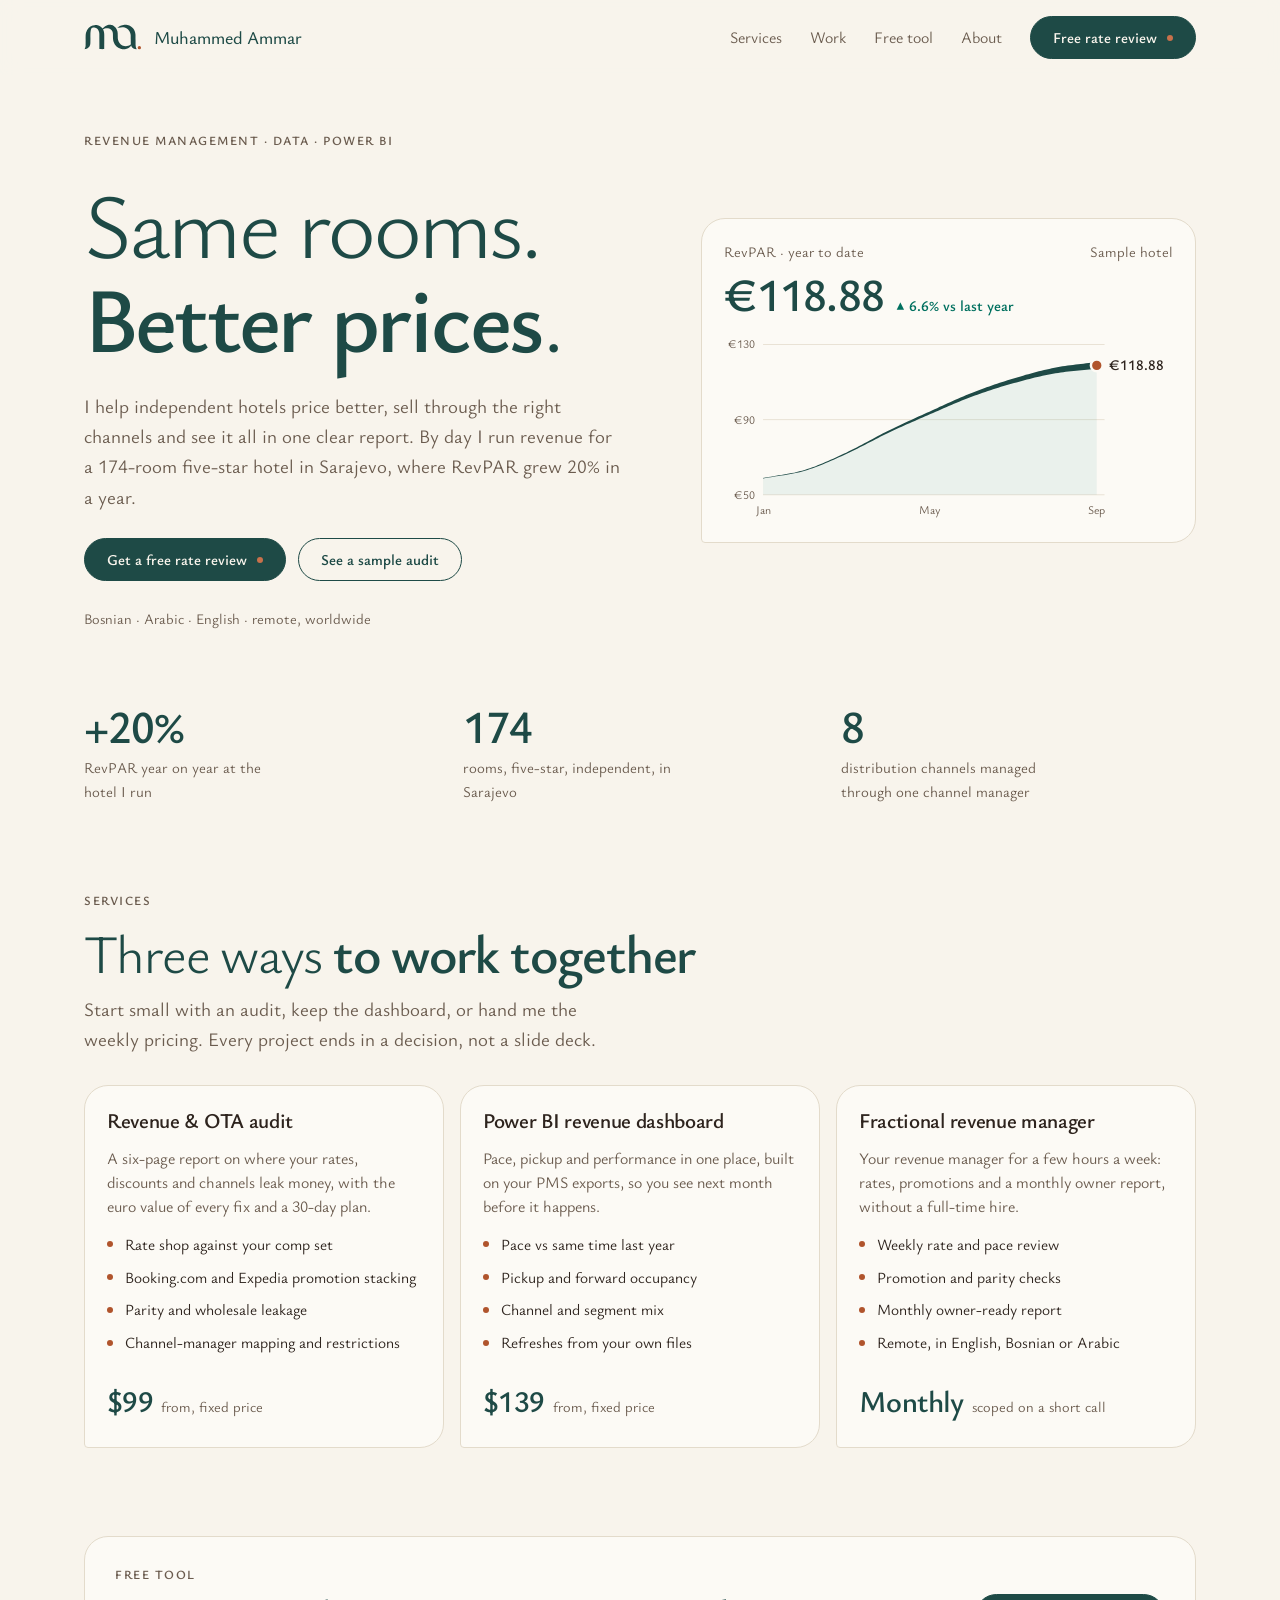
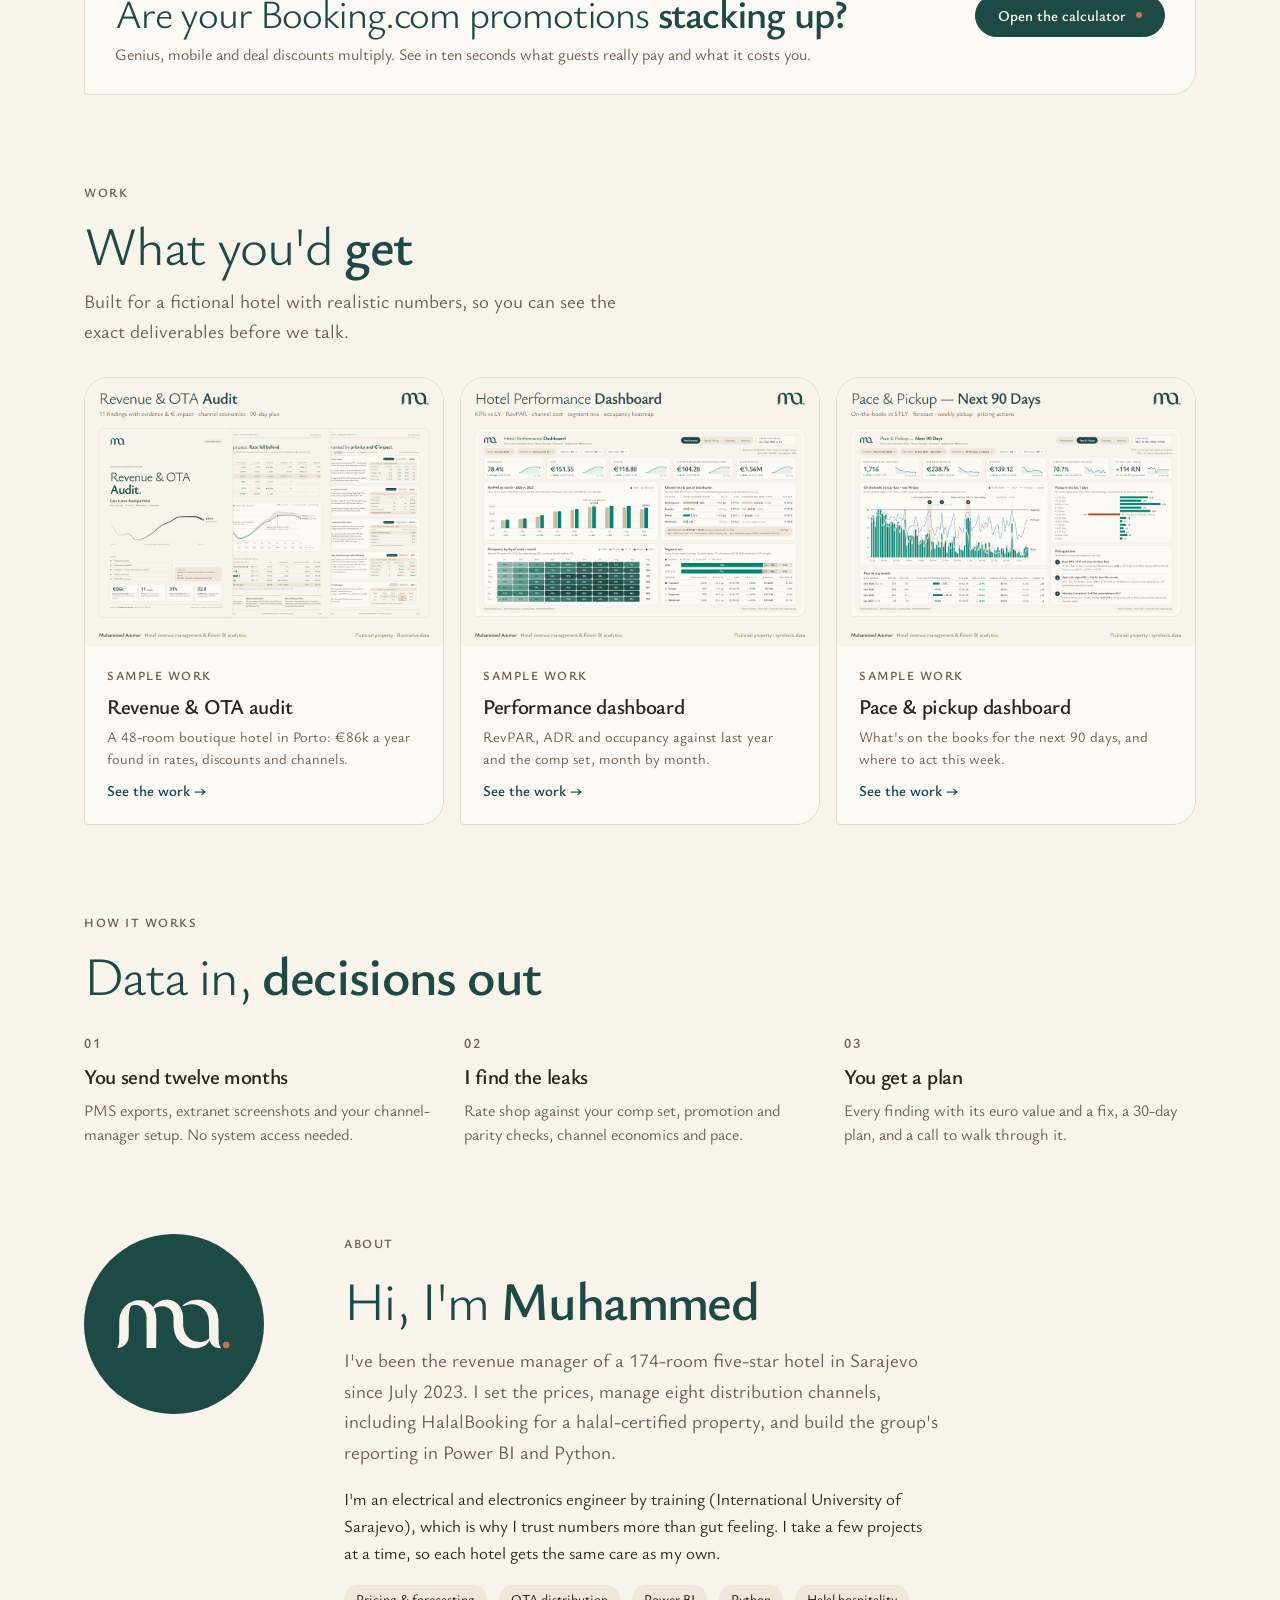
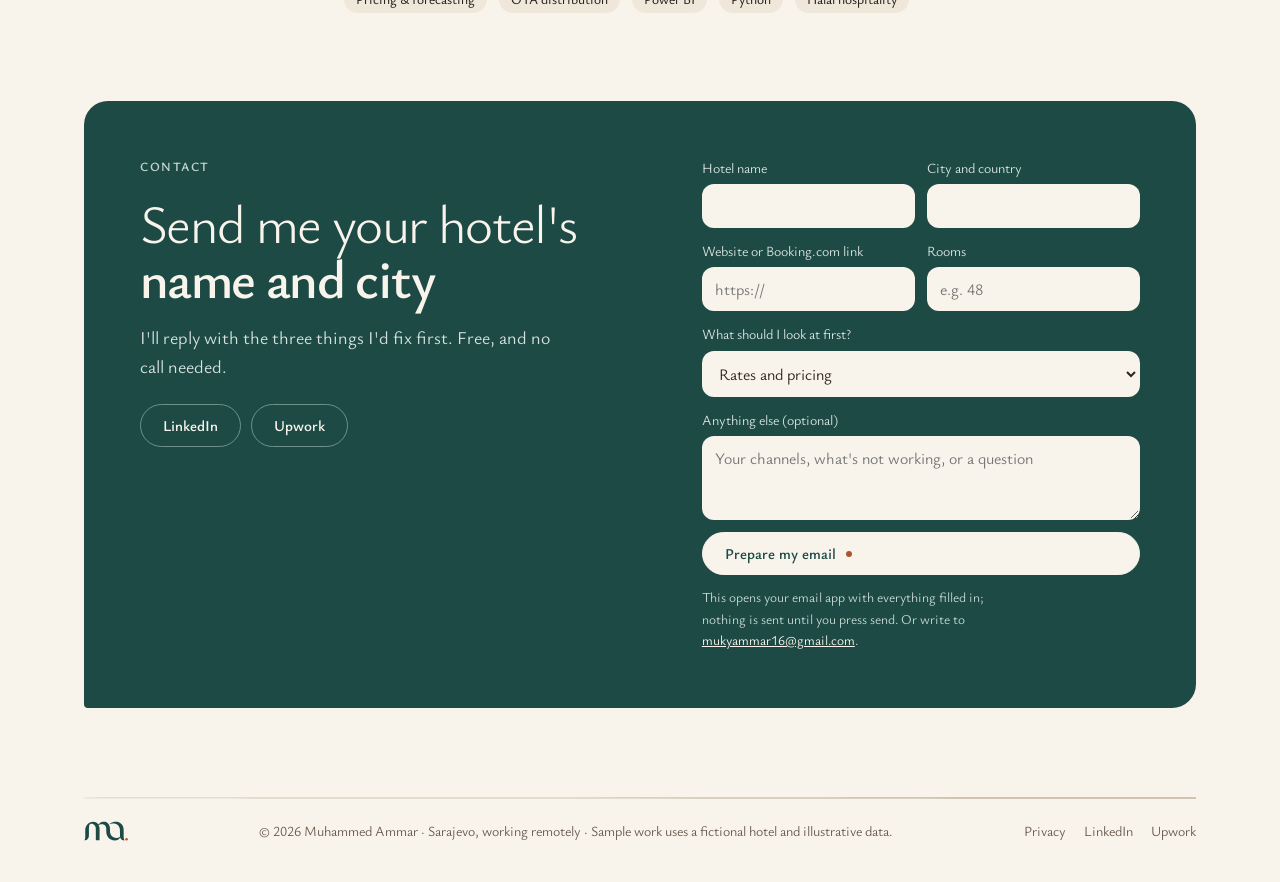
<file: index.html>
<!doctype html>
<html lang="en">
<head>
<meta charset="utf-8">
<meta name="viewport" content="width=device-width, initial-scale=1">
<title>Muhammed Ammar · Hotel revenue management & data</title>
<meta name="description" content="Revenue management, OTA distribution and Power BI reporting for independent hotels, from a revenue manager who runs a 174-room five-star hotel.">
<meta name="theme-color" content="#F8F4EC">
<meta property="og:title" content="Muhammed Ammar · Hotel revenue management & data">
<meta property="og:description" content="Revenue management, OTA distribution and Power BI reporting for independent hotels, from a revenue manager who runs a 174-room five-star hotel.">
<meta property="og:type" content="website">
<meta property="og:url" content="https://mukymouse.github.io/">
<meta property="og:image" content="https://mukymouse.github.io/assets/og.png">
<meta name="twitter:card" content="summary_large_image">
<link rel="canonical" href="https://mukymouse.github.io/">
<script type="application/ld+json">{"@context": "https://schema.org", "@graph": [{"@type": "Person", "@id": "https://mukymouse.github.io/#person", "name": "Muhammed Ammar", "jobTitle": "Hotel Revenue Manager", "url": "https://mukymouse.github.io/", "image": "https://mukymouse.github.io/assets/avatar.png", "sameAs": ["https://www.linkedin.com/in/muhammed-ammar-02a21325a", "https://www.upwork.com/freelancers/~01e1676237b2e55f8d"], "knowsLanguage": ["bs", "ar", "en"], "alumniOf": {"@type": "CollegeOrUniversity", "name": "International University of Sarajevo"}, "address": {"@type": "PostalAddress", "addressLocality": "Sarajevo", "addressCountry": "BA"}, "knowsAbout": ["Hotel revenue management", "Pricing strategy", "OTA distribution", "Microsoft Power BI", "Data analysis"]}, {"@type": "ProfessionalService", "@id": "https://mukymouse.github.io/#service", "name": "Muhammed Ammar · Revenue management & data", "url": "https://mukymouse.github.io/", "image": "https://mukymouse.github.io/assets/og.png", "provider": {"@id": "https://mukymouse.github.io/#person"}, "areaServed": "Worldwide", "address": {"@type": "PostalAddress", "addressLocality": "Sarajevo", "addressCountry": "BA"}, "description": "Revenue management, OTA distribution and Power BI reporting for independent hotels.", "makesOffer": [{"@type": "Offer", "name": "Revenue & OTA audit", "price": "99", "priceCurrency": "USD"}, {"@type": "Offer", "name": "Power BI revenue dashboard", "price": "139", "priceCurrency": "USD"}]}]}</script>
<link rel="icon" href="assets/favicon.svg" type="image/svg+xml">
<link rel="icon" href="assets/favicon-32.png" sizes="32x32" type="image/png">
<link rel="apple-touch-icon" href="assets/apple-touch-icon.png">
<link rel="preconnect" href="https://fonts.googleapis.com"><link rel="preconnect" href="https://fonts.gstatic.com" crossorigin><link rel="stylesheet" href="https://fonts.googleapis.com/css2?family=Ysabeau+Office:ital,wght@0,300;0,400;0,500;0,600;0,700;1,400&display=swap">
<link rel="stylesheet" href="assets/site.css">
</head>
<body>
<header class="top"><div class="wrap">
  <a class="brand" href="index.html" aria-label="Muhammed Ammar, home"><svg viewBox="820 560 2740 1230" role="img" aria-label="ma. mark"><path d="M2671.0,1755.3 C2653.1,1754.5 2607.3,1748.1 2593.5,1744.5 C2590.8,1743.8 2585.3,1742.4 2581.5,1741.5 C2577.7,1740.5 2572.2,1739.2 2569.5,1738.4 C2566.8,1737.6 2560.7,1735.9 2556.0,1734.6 C2396.3,1689.3 2268.3,1563.4 2220.0,1404.0 C2215.3,1388.5 2214.9,1387.1 2210.1,1368.5 C2209.2,1364.8 2207.0,1353.9 2203.5,1336.0 C2200.8,1321.6 2197.8,1301.7 2195.4,1281.5 C2191.3,1247.0 2190.9,1234.8 2190.0,1140.5 C2189.2,1042.0 2188.5,1026.6 2183.5,989.5 C2181.6,975.3 2176.6,952.4 2172.9,940.3 C2171.2,934.9 2169.5,929.1 2169.0,927.5 C2168.6,925.9 2167.2,922.0 2166.0,919.0 C2164.8,916.0 2163.5,912.4 2163.1,911.0 C2142.6,847.1 2077.7,788.1 2007.5,769.7 C2004.2,768.9 1999.7,767.7 1997.5,767.1 C1960.3,757.4 1908.6,756.5 1862.0,764.7 C1835.9,769.3 1830.4,770.4 1817.5,774.0 C1813.1,775.2 1808.2,776.6 1806.5,777.0 C1790.7,781.1 1751.5,796.7 1729.8,807.6 C1721.0,812.0 1720.8,814.1 1728.0,830.1 C1735.4,846.4 1745.6,872.6 1750.1,886.5 C1751.1,889.8 1752.5,894.1 1753.2,896.0 C1753.8,897.9 1754.6,900.9 1755.0,902.5 C1755.4,904.1 1756.8,909.1 1758.0,913.5 C1760.6,922.7 1761.9,928.8 1766.1,949.5 C1774.1,988.9 1777.5,1022.4 1778.9,1073.5 C1780.4,1127.9 1779.4,1747.1 1777.8,1748.1 C1775.6,1749.5 1549.6,1749.2 1548.2,1747.8 C1547.3,1746.9 1547.0,1667.7 1547.0,1397.4 C1547.0,1175.0 1546.6,1042.6 1546.0,1032.8 C1544.8,1013.9 1542.3,988.2 1541.0,981.5 C1540.5,978.8 1539.8,974.2 1539.5,971.5 C1539.2,968.8 1538.3,963.6 1537.5,960.0 C1536.8,956.4 1535.4,949.9 1534.5,945.5 C1532.9,937.9 1532.1,935.0 1528.4,922.0 C1500.9,827.8 1437.0,758.9 1357.5,738.0 C1355.8,737.6 1350.2,736.1 1345.0,734.7 C1306.1,724.5 1257.6,724.4 1221.0,734.4 C1218.0,735.2 1213.7,736.4 1211.5,737.0 C1196.4,741.2 1183.8,748.7 1177.1,757.6 C1166.6,771.4 1150.5,810.7 1145.7,834.0 C1145.4,835.4 1144.5,839.6 1143.6,843.5 C1138.3,866.3 1132.6,903.6 1129.6,934.5 C1127.4,957.2 1125.2,985.2 1124.4,1001.0 C1124.0,1008.4 1123.8,1110.8 1123.9,1228.5 C1124.1,1443.9 1123.9,1456.4 1120.5,1485.5 C1117.2,1512.7 1115.7,1520.2 1107.0,1553.5 C1082.4,1647.1 1001.8,1722.3 902.5,1744.3 C898.6,1745.1 893.2,1746.3 890.5,1746.9 C881.2,1748.9 859.2,1752.0 854.1,1752.0 C847.9,1752.0 847.2,1748.9 851.7,1741.8 C864.8,1720.9 879.5,1681.9 886.5,1649.0 C887.4,1644.9 888.5,1639.7 889.0,1637.4 C890.8,1629.7 893.9,1604.5 895.0,1589.0 C895.6,1580.5 896.3,1572.2 896.6,1570.5 C896.9,1568.8 897.6,1459.7 898.0,1328.0 C898.8,1096.6 899.1,1076.5 902.0,1056.2 C907.5,1017.6 910.5,1000.5 915.6,979.0 C918.2,968.2 918.6,966.8 924.0,949.0 C970.2,796.9 1080.8,682.3 1227.5,634.6 C1233.7,632.5 1242.5,630.1 1260.0,625.4 C1272.7,622.1 1299.7,617.4 1325.0,614.1 C1365.4,608.8 1419.2,610.4 1457.0,618.1 C1462.8,619.2 1469.5,620.6 1472.0,621.0 C1506.1,627.1 1561.9,650.7 1596.0,673.4 C1631.8,697.1 1681.0,744.9 1694.9,769.2 C1697.9,774.4 1703.9,773.2 1708.6,766.8 C1760.5,694.0 1841.2,637.4 1925.0,614.8 C1932.9,612.7 1934.1,612.4 1948.5,609.2 C2001.9,597.3 2063.1,597.3 2116.5,609.2 C2121.4,610.3 2127.3,611.6 2129.5,612.0 C2152.3,616.8 2200.2,637.0 2227.1,653.2 C2307.1,701.4 2370.7,791.1 2397.0,892.5 C2397.4,894.1 2398.9,899.8 2400.3,905.0 C2403.0,915.6 2405.2,926.0 2407.5,939.8 C2408.3,944.8 2409.7,952.9 2410.5,957.8 C2411.9,966.4 2413.9,982.6 2416.2,1005.0 C2416.9,1012.5 2417.6,1051.4 2418.0,1116.5 C2418.7,1218.0 2419.2,1229.9 2423.0,1253.7 C2423.6,1257.4 2424.8,1264.5 2425.6,1269.5 C2427.7,1282.7 2429.9,1293.3 2432.7,1304.0 C2434.1,1309.2 2435.6,1315.3 2436.1,1317.5 C2437.8,1324.8 2444.3,1345.3 2448.0,1355.0 C2449.2,1358.0 2450.5,1361.6 2451.0,1363.0 C2457.0,1381.6 2485.0,1433.6 2499.9,1454.0 C2593.6,1582.6 2755.3,1637.4 2909.5,1592.9 C2913.3,1591.8 2917.8,1590.5 2919.5,1590.1 C2933.4,1586.3 2964.8,1572.2 2981.3,1562.4 C3000.3,1551.0 3025.0,1532.9 3032.4,1525.0 L3037.3,1519.8 L3036.6,1506.1 C3036.2,1498.6 3035.4,1487.3 3034.9,1481.0 C3034.2,1474.0 3033.5,1403.6 3033.0,1301.5 C3032.1,1126.8 3031.9,1119.8 3027.5,1080.6 C3024.5,1053.4 3019.5,1027.3 3013.6,1007.0 C3006.7,983.7 3005.3,979.7 2997.2,960.0 C2971.1,897.0 2942.0,854.8 2894.7,810.9 C2836.5,756.9 2773.4,726.9 2688.7,713.0 C2621.9,702.1 2543.8,710.3 2469.0,736.2 C2462.7,738.3 2453.4,741.5 2448.5,743.2 C2443.6,744.8 2432.3,749.1 2423.4,752.6 C2404.3,760.2 2401.0,760.6 2401.0,755.6 C2401.0,738.7 2469.0,683.6 2523.5,656.2 C2556.1,639.9 2607.1,621.9 2642.0,614.4 C2663.9,609.6 2662.2,610.0 2688.5,606.0 C2744.5,597.6 2819.1,599.8 2873.7,611.5 C2942.2,626.1 2992.8,646.2 3042.0,678.5 C3126.0,733.5 3189.7,812.2 3220.1,898.5 C3221.6,902.9 3223.8,908.9 3224.9,911.8 C3229.5,924.1 3237.1,951.8 3241.3,971.5 C3243.8,982.9 3245.4,991.7 3250.0,1019.0 C3251.3,1026.3 3254.6,1056.3 3256.0,1072.5 C3258.7,1104.6 3259.2,1138.5 3260.0,1337.0 C3260.5,1452.2 3261.1,1548.3 3261.4,1550.5 C3261.7,1552.7 3262.4,1561.9 3263.0,1571.0 C3265.3,1605.1 3269.2,1632.9 3275.0,1657.0 C3278.6,1672.0 3279.2,1673.9 3287.7,1697.4 C3289.8,1703.3 3298.0,1721.0 3301.0,1726.0 C3302.5,1728.5 3306.0,1734.2 3308.8,1738.7 C3312.5,1744.6 3314.0,1748.0 3314.0,1750.5 L3314.0,1754.0 L3301.2,1754.0 C3192.4,1753.9 3113.8,1713.2 3076.1,1637.5 C3069.4,1623.9 3069.1,1623.2 3060.8,1598.8 L3054.7,1581.0 L3050.6,1581.0 L3046.5,1581.0 L3034.0,1597.3 C3015.5,1621.3 2999.9,1638.0 2976.0,1659.6 C2951.9,1681.3 2912.3,1706.1 2876.1,1722.0 C2859.9,1729.1 2824.6,1740.3 2805.0,1744.5 C2788.0,1748.2 2784.0,1748.9 2772.5,1750.5 C2765.9,1751.3 2757.4,1752.5 2753.5,1753.1 C2737.2,1755.4 2698.0,1756.5 2671.0,1755.3 Z" fill="#1E4A46"/><circle cx="3440" cy="1678" r="78" fill="#B0542C"/></svg><span>Muhammed Ammar</span></a>
  <nav><a href="index.html#services">Services</a><a href="index.html#work">Work</a><a href="tools/discount-stack.html">Free tool</a><a href="index.html#about">About</a><a class="btn" href="index.html#contact">Free rate review</a></nav>
</div></header>
<main class="wrap">

<section class="hero" style="padding-top:56px">
  <div class="copy">
    <span class="t-label">Revenue management · Data · Power BI</span>
    <h1 class="t-display">Same rooms. <b>Better prices</b>.</h1>
    <p class="lead">I help independent hotels price better, sell through the right channels and see it all in one clear report. By day I run revenue for a 174-room five-star hotel in Sarajevo, where RevPAR grew 20% in a year.</p>
    <div class="row"><a class="btn" href="mailto:mukyammar16@gmail.com?subject=Free%20rate%20review">Get a free rate review</a><a class="btn o" href="work/revenue-ota-audit.html">See a sample audit</a></div>
    <span class="lang">Bosnian · Arabic · English · remote, worldwide</span>
  </div>
  <div class="card" style="gap:8px">
    <div class="row cap" style="justify-content:space-between"><span>RevPAR · year to date</span><span>Sample hotel</span></div>
    <div class="row" style="align-items:baseline"><span class="big">€118.88</span><span class="delta">▲ 6.6% vs last year</span></div>
    <svg viewBox="0 0 460 200" role="img" aria-label="Sample hotel: RevPAR year to date rising from €58.80 in January to €118.88 in September"><line x1="40" x2="390" y1="174.0" y2="174.0" stroke="#E9E2D4"/><text x="32" y="178.0" class="tk" text-anchor="end">€50</text><line x1="40" x2="390" y1="97.0" y2="97.0" stroke="#E9E2D4"/><text x="32" y="101.0" class="tk" text-anchor="end">€90</text><line x1="40" x2="390" y1="20.0" y2="20.0" stroke="#E9E2D4"/><text x="32" y="24.0" class="tk" text-anchor="end">€130</text><text x="40.0" y="194" class="tk" text-anchor="middle">Jan</text><text x="211.0" y="194" class="tk" text-anchor="middle">May</text><text x="382.0" y="194" class="tk" text-anchor="middle">Sep</text><path d="M40.0,157.1 C54.2,154.3 68.5,153.2 82.8,148.9 C97.0,144.6 111.2,137.9 125.5,131.4 C139.8,124.8 154.0,116.4 168.2,109.5 C182.5,102.6 196.8,96.4 211.0,90.1 C225.2,83.7 239.5,77.1 253.8,71.6 C268.0,66.2 282.2,61.5 296.5,57.3 C310.8,53.2 325.0,49.3 339.2,46.7 C353.5,44.0 367.8,43.2 382.0,41.4 L382.0,174.0 L40.0,174.0 Z" fill="#008574" opacity=".07"/><path d="M40.1,157.4 L42.7,156.9 L45.4,156.4 L48.1,156.0 L50.7,155.6 L53.4,155.1 L56.1,154.7 L58.8,154.3 L61.4,153.9 L64.1,153.5 L66.8,153.0 L69.5,152.5 L72.1,152.0 L74.8,151.4 L77.5,150.8 L80.2,150.1 L82.9,149.3 L85.6,148.5 L88.2,147.6 L90.9,146.7 L93.6,145.7 L96.3,144.7 L99.0,143.7 L101.6,142.6 L104.3,141.5 L107.0,140.4 L109.7,139.2 L112.4,138.0 L115.1,136.8 L117.7,135.6 L120.4,134.4 L123.1,133.2 L125.8,132.0 L128.5,130.7 L131.1,129.4 L133.8,128.1 L136.5,126.8 L139.2,125.4 L141.9,124.1 L144.6,122.7 L147.2,121.3 L149.9,119.9 L152.6,118.5 L155.3,117.1 L158.0,115.7 L160.6,114.3 L163.3,113.0 L166.0,111.7 L168.7,110.4 L171.3,109.1 L174.0,107.9 L176.7,106.6 L179.4,105.4 L182.1,104.2 L184.7,103.0 L187.4,101.8 L190.1,100.6 L192.8,99.4 L195.5,98.3 L198.1,97.1 L200.8,95.9 L203.5,94.8 L206.2,93.6 L208.9,92.5 L211.5,91.3 L214.2,90.1 L216.9,89.0 L219.6,87.8 L222.3,86.6 L225.0,85.4 L227.6,84.3 L230.3,83.1 L233.0,82.0 L235.7,80.8 L238.4,79.7 L241.0,78.6 L243.7,77.5 L246.4,76.4 L249.1,75.3 L251.7,74.3 L254.4,73.3 L257.1,72.3 L259.7,71.4 L262.4,70.4 L265.1,69.5 L267.8,68.6 L270.4,67.7 L273.1,66.8 L275.8,65.9 L278.4,65.1 L281.1,64.2 L283.8,63.4 L286.5,62.6 L289.1,61.8 L291.8,61.1 L294.5,60.3 L297.2,59.5 L299.8,58.8 L302.5,58.1 L305.2,57.3 L307.8,56.6 L310.5,55.9 L313.2,55.3 L315.8,54.6 L318.5,53.9 L321.2,53.3 L323.8,52.7 L326.5,52.1 L329.2,51.5 L331.8,51.0 L334.5,50.5 L337.1,50.0 L339.8,49.5 L342.4,49.1 L345.1,48.7 L347.7,48.3 L350.3,48.0 L353.0,47.7 L355.6,47.4 L358.3,47.1 L361.0,46.9 L363.6,46.6 L366.3,46.4 L369.0,46.2 L371.7,45.9 L374.3,45.7 L377.0,45.4 L379.7,45.2 L382.4,44.9 L381.6,37.9 L378.9,38.3 L376.3,38.6 L373.6,39.0 L371.0,39.3 L368.3,39.6 L365.6,39.9 L363.0,40.2 L360.3,40.5 L357.6,40.9 L354.9,41.2 L352.2,41.6 L349.5,42.0 L346.8,42.4 L344.1,42.8 L341.4,43.3 L338.7,43.8 L336.0,44.4 L333.3,45.0 L330.7,45.6 L328.0,46.2 L325.3,46.8 L322.6,47.5 L319.9,48.2 L317.2,48.9 L314.6,49.6 L311.9,50.4 L309.2,51.1 L306.5,51.9 L303.9,52.7 L301.2,53.5 L298.5,54.3 L295.8,55.1 L293.2,55.9 L290.5,56.7 L287.8,57.6 L285.2,58.4 L282.5,59.3 L279.8,60.2 L277.1,61.1 L274.5,62.0 L271.8,63.0 L269.1,63.9 L266.5,64.9 L263.8,65.8 L261.1,66.8 L258.4,67.9 L255.8,68.9 L253.1,69.9 L250.4,71.0 L247.8,72.1 L245.1,73.2 L242.4,74.4 L239.7,75.5 L237.1,76.7 L234.4,77.9 L231.7,79.1 L229.1,80.3 L226.4,81.5 L223.8,82.7 L221.1,83.9 L218.4,85.2 L215.8,86.4 L213.1,87.6 L210.5,88.8 L207.8,90.0 L205.1,91.2 L202.5,92.4 L199.8,93.6 L197.1,94.9 L194.5,96.1 L191.8,97.3 L189.2,98.5 L186.5,99.7 L183.8,101.0 L181.2,102.2 L178.5,103.5 L175.8,104.8 L173.2,106.0 L170.5,107.3 L167.8,108.6 L165.2,110.0 L162.5,111.3 L159.8,112.7 L157.2,114.1 L154.5,115.5 L151.8,117.0 L149.2,118.4 L146.5,119.8 L143.8,121.3 L141.2,122.7 L138.5,124.1 L135.9,125.5 L133.2,126.9 L130.5,128.2 L127.9,129.5 L125.2,130.8 L122.6,132.0 L119.9,133.3 L117.2,134.5 L114.6,135.8 L111.9,137.0 L109.2,138.2 L106.6,139.4 L103.9,140.5 L101.3,141.7 L98.6,142.8 L95.9,143.8 L93.3,144.9 L90.6,145.9 L88.0,146.8 L85.3,147.7 L82.6,148.5 L80.0,149.3 L77.3,150.0 L74.6,150.7 L72.0,151.3 L69.3,151.8 L66.7,152.3 L64.0,152.8 L61.3,153.3 L58.7,153.7 L56.0,154.1 L53.3,154.5 L50.6,154.9 L48.0,155.4 L45.3,155.8 L42.6,156.3 L39.9,156.8 Z" fill="#1E4A46"/><circle cx="382.0" cy="41.4" r="6" fill="#B0542C" stroke="#FCFAF5" stroke-width="2.5"/><text x="395.0" y="46.4" class="lab" style="font-size:15px">€118.88</text></svg>
  </div>
</section>
<div class="proof">
  <div><b>+20%</b><span>RevPAR year on year at the hotel I run</span></div>
  <div><b>174</b><span>rooms, five-star, independent, in Sarajevo</span></div>
  <div><b>8</b><span>distribution channels managed through one channel manager</span></div>
</div>

<section id="services">
  <div class="head"><span class="t-label">Services</span><h2 class="t-display">Three ways <b>to work together</b></h2><p class="lead">Start small with an audit, keep the dashboard, or hand me the weekly pricing. Every project ends in a decision, not a slide deck.</p></div>
  <div class="grid3"><div class="card svc"><h3 class="t-head">Revenue &amp; OTA audit</h3><p class="cap" style="font-size:16px">A six-page report on where your rates, discounts and channels leak money, with the euro value of every fix and a 30-day plan.</p><ul class="pts" style="font-size:15.5px"><li>Rate shop against your comp set</li><li>Booking.com and Expedia promotion stacking</li><li>Parity and wholesale leakage</li><li>Channel-manager mapping and restrictions</li></ul><div class="price"><b>$99</b><span>from, fixed price</span></div></div><div class="card svc"><h3 class="t-head">Power BI revenue dashboard</h3><p class="cap" style="font-size:16px">Pace, pickup and performance in one place, built on your PMS exports, so you see next month before it happens.</p><ul class="pts" style="font-size:15.5px"><li>Pace vs same time last year</li><li>Pickup and forward occupancy</li><li>Channel and segment mix</li><li>Refreshes from your own files</li></ul><div class="price"><b>$139</b><span>from, fixed price</span></div></div><div class="card svc"><h3 class="t-head">Fractional revenue manager</h3><p class="cap" style="font-size:16px">Your revenue manager for a few hours a week: rates, promotions and a monthly owner report, without a full-time hire.</p><ul class="pts" style="font-size:15.5px"><li>Weekly rate and pace review</li><li>Promotion and parity checks</li><li>Monthly owner-ready report</li><li>Remote, in English, Bosnian or Arabic</li></ul><div class="price"><b>Monthly</b><span>scoped on a short call</span></div></div></div>
</section>

<section>
  <a class="card toolband" href="tools/discount-stack.html">
    <div style="display:grid;gap:8px"><span class="t-label">Free tool</span><h2 class="t-display" style="font-size:clamp(28px,3.6vw,40px)">Are your Booking.com promotions <b>stacking up?</b></h2><p class="cap" style="font-size:16px">Genius, mobile and deal discounts multiply. See in ten seconds what guests really pay and what it costs you.</p></div>
    <span class="btn">Open the calculator</span>
  </a>
</section>

<section id="work" class="work">
  <div class="head"><span class="t-label">Work</span><h2 class="t-display">What you'd <b>get</b></h2><p class="lead">Built for a fictional hotel with realistic numbers, so you can see the exact deliverables before we talk.</p></div>
  <div class="grid3"><a class="card" href="work/revenue-ota-audit.html"><div class="shot"><img src="assets/work/thumb_audit.png" alt="Revenue &amp; OTA audit preview" loading="lazy" width="1000" height="750"></div><div class="body"><span class="t-label">Sample work</span><h3 class="t-head">Revenue &amp; OTA audit</h3><p class="cap">A 48-room boutique hotel in Porto: €86k a year found in rates, discounts and channels.</p><span class="more">See the work →</span></div></a><a class="card" href="work/dashboards.html"><div class="shot"><img src="assets/work/thumb_performance.png" alt="Performance dashboard preview" loading="lazy" width="1000" height="750"></div><div class="body"><span class="t-label">Sample work</span><h3 class="t-head">Performance dashboard</h3><p class="cap">RevPAR, ADR and occupancy against last year and the comp set, month by month.</p><span class="more">See the work →</span></div></a><a class="card" href="work/dashboards.html#pace"><div class="shot"><img src="assets/work/thumb_pace.png" alt="Pace &amp; pickup dashboard preview" loading="lazy" width="1000" height="750"></div><div class="body"><span class="t-label">Sample work</span><h3 class="t-head">Pace &amp; pickup dashboard</h3><p class="cap">What's on the books for the next 90 days, and where to act this week.</p><span class="more">See the work →</span></div></a></div>
</section>

<section>
  <div class="head"><span class="t-label">How it works</span><h2 class="t-display">Data in, <b>decisions out</b></h2></div>
  <div class="steps">
    <div><h3 class="t-head">You send twelve months</h3><p class="cap" style="font-size:16px">PMS exports, extranet screenshots and your channel-manager setup. No system access needed.</p></div>
    <div><h3 class="t-head">I find the leaks</h3><p class="cap" style="font-size:16px">Rate shop against your comp set, promotion and parity checks, channel economics and pace.</p></div>
    <div><h3 class="t-head">You get a plan</h3><p class="cap" style="font-size:16px">Every finding with its euro value and a fix, a 30-day plan, and a call to walk through it.</p></div>
  </div>
</section>

<section id="about">
  <div class="about">
    <div class="av"><svg viewBox="820 560 2740 1230" role="img" aria-label="ma. mark"><path d="M2671.0,1755.3 C2653.1,1754.5 2607.3,1748.1 2593.5,1744.5 C2590.8,1743.8 2585.3,1742.4 2581.5,1741.5 C2577.7,1740.5 2572.2,1739.2 2569.5,1738.4 C2566.8,1737.6 2560.7,1735.9 2556.0,1734.6 C2396.3,1689.3 2268.3,1563.4 2220.0,1404.0 C2215.3,1388.5 2214.9,1387.1 2210.1,1368.5 C2209.2,1364.8 2207.0,1353.9 2203.5,1336.0 C2200.8,1321.6 2197.8,1301.7 2195.4,1281.5 C2191.3,1247.0 2190.9,1234.8 2190.0,1140.5 C2189.2,1042.0 2188.5,1026.6 2183.5,989.5 C2181.6,975.3 2176.6,952.4 2172.9,940.3 C2171.2,934.9 2169.5,929.1 2169.0,927.5 C2168.6,925.9 2167.2,922.0 2166.0,919.0 C2164.8,916.0 2163.5,912.4 2163.1,911.0 C2142.6,847.1 2077.7,788.1 2007.5,769.7 C2004.2,768.9 1999.7,767.7 1997.5,767.1 C1960.3,757.4 1908.6,756.5 1862.0,764.7 C1835.9,769.3 1830.4,770.4 1817.5,774.0 C1813.1,775.2 1808.2,776.6 1806.5,777.0 C1790.7,781.1 1751.5,796.7 1729.8,807.6 C1721.0,812.0 1720.8,814.1 1728.0,830.1 C1735.4,846.4 1745.6,872.6 1750.1,886.5 C1751.1,889.8 1752.5,894.1 1753.2,896.0 C1753.8,897.9 1754.6,900.9 1755.0,902.5 C1755.4,904.1 1756.8,909.1 1758.0,913.5 C1760.6,922.7 1761.9,928.8 1766.1,949.5 C1774.1,988.9 1777.5,1022.4 1778.9,1073.5 C1780.4,1127.9 1779.4,1747.1 1777.8,1748.1 C1775.6,1749.5 1549.6,1749.2 1548.2,1747.8 C1547.3,1746.9 1547.0,1667.7 1547.0,1397.4 C1547.0,1175.0 1546.6,1042.6 1546.0,1032.8 C1544.8,1013.9 1542.3,988.2 1541.0,981.5 C1540.5,978.8 1539.8,974.2 1539.5,971.5 C1539.2,968.8 1538.3,963.6 1537.5,960.0 C1536.8,956.4 1535.4,949.9 1534.5,945.5 C1532.9,937.9 1532.1,935.0 1528.4,922.0 C1500.9,827.8 1437.0,758.9 1357.5,738.0 C1355.8,737.6 1350.2,736.1 1345.0,734.7 C1306.1,724.5 1257.6,724.4 1221.0,734.4 C1218.0,735.2 1213.7,736.4 1211.5,737.0 C1196.4,741.2 1183.8,748.7 1177.1,757.6 C1166.6,771.4 1150.5,810.7 1145.7,834.0 C1145.4,835.4 1144.5,839.6 1143.6,843.5 C1138.3,866.3 1132.6,903.6 1129.6,934.5 C1127.4,957.2 1125.2,985.2 1124.4,1001.0 C1124.0,1008.4 1123.8,1110.8 1123.9,1228.5 C1124.1,1443.9 1123.9,1456.4 1120.5,1485.5 C1117.2,1512.7 1115.7,1520.2 1107.0,1553.5 C1082.4,1647.1 1001.8,1722.3 902.5,1744.3 C898.6,1745.1 893.2,1746.3 890.5,1746.9 C881.2,1748.9 859.2,1752.0 854.1,1752.0 C847.9,1752.0 847.2,1748.9 851.7,1741.8 C864.8,1720.9 879.5,1681.9 886.5,1649.0 C887.4,1644.9 888.5,1639.7 889.0,1637.4 C890.8,1629.7 893.9,1604.5 895.0,1589.0 C895.6,1580.5 896.3,1572.2 896.6,1570.5 C896.9,1568.8 897.6,1459.7 898.0,1328.0 C898.8,1096.6 899.1,1076.5 902.0,1056.2 C907.5,1017.6 910.5,1000.5 915.6,979.0 C918.2,968.2 918.6,966.8 924.0,949.0 C970.2,796.9 1080.8,682.3 1227.5,634.6 C1233.7,632.5 1242.5,630.1 1260.0,625.4 C1272.7,622.1 1299.7,617.4 1325.0,614.1 C1365.4,608.8 1419.2,610.4 1457.0,618.1 C1462.8,619.2 1469.5,620.6 1472.0,621.0 C1506.1,627.1 1561.9,650.7 1596.0,673.4 C1631.8,697.1 1681.0,744.9 1694.9,769.2 C1697.9,774.4 1703.9,773.2 1708.6,766.8 C1760.5,694.0 1841.2,637.4 1925.0,614.8 C1932.9,612.7 1934.1,612.4 1948.5,609.2 C2001.9,597.3 2063.1,597.3 2116.5,609.2 C2121.4,610.3 2127.3,611.6 2129.5,612.0 C2152.3,616.8 2200.2,637.0 2227.1,653.2 C2307.1,701.4 2370.7,791.1 2397.0,892.5 C2397.4,894.1 2398.9,899.8 2400.3,905.0 C2403.0,915.6 2405.2,926.0 2407.5,939.8 C2408.3,944.8 2409.7,952.9 2410.5,957.8 C2411.9,966.4 2413.9,982.6 2416.2,1005.0 C2416.9,1012.5 2417.6,1051.4 2418.0,1116.5 C2418.7,1218.0 2419.2,1229.9 2423.0,1253.7 C2423.6,1257.4 2424.8,1264.5 2425.6,1269.5 C2427.7,1282.7 2429.9,1293.3 2432.7,1304.0 C2434.1,1309.2 2435.6,1315.3 2436.1,1317.5 C2437.8,1324.8 2444.3,1345.3 2448.0,1355.0 C2449.2,1358.0 2450.5,1361.6 2451.0,1363.0 C2457.0,1381.6 2485.0,1433.6 2499.9,1454.0 C2593.6,1582.6 2755.3,1637.4 2909.5,1592.9 C2913.3,1591.8 2917.8,1590.5 2919.5,1590.1 C2933.4,1586.3 2964.8,1572.2 2981.3,1562.4 C3000.3,1551.0 3025.0,1532.9 3032.4,1525.0 L3037.3,1519.8 L3036.6,1506.1 C3036.2,1498.6 3035.4,1487.3 3034.9,1481.0 C3034.2,1474.0 3033.5,1403.6 3033.0,1301.5 C3032.1,1126.8 3031.9,1119.8 3027.5,1080.6 C3024.5,1053.4 3019.5,1027.3 3013.6,1007.0 C3006.7,983.7 3005.3,979.7 2997.2,960.0 C2971.1,897.0 2942.0,854.8 2894.7,810.9 C2836.5,756.9 2773.4,726.9 2688.7,713.0 C2621.9,702.1 2543.8,710.3 2469.0,736.2 C2462.7,738.3 2453.4,741.5 2448.5,743.2 C2443.6,744.8 2432.3,749.1 2423.4,752.6 C2404.3,760.2 2401.0,760.6 2401.0,755.6 C2401.0,738.7 2469.0,683.6 2523.5,656.2 C2556.1,639.9 2607.1,621.9 2642.0,614.4 C2663.9,609.6 2662.2,610.0 2688.5,606.0 C2744.5,597.6 2819.1,599.8 2873.7,611.5 C2942.2,626.1 2992.8,646.2 3042.0,678.5 C3126.0,733.5 3189.7,812.2 3220.1,898.5 C3221.6,902.9 3223.8,908.9 3224.9,911.8 C3229.5,924.1 3237.1,951.8 3241.3,971.5 C3243.8,982.9 3245.4,991.7 3250.0,1019.0 C3251.3,1026.3 3254.6,1056.3 3256.0,1072.5 C3258.7,1104.6 3259.2,1138.5 3260.0,1337.0 C3260.5,1452.2 3261.1,1548.3 3261.4,1550.5 C3261.7,1552.7 3262.4,1561.9 3263.0,1571.0 C3265.3,1605.1 3269.2,1632.9 3275.0,1657.0 C3278.6,1672.0 3279.2,1673.9 3287.7,1697.4 C3289.8,1703.3 3298.0,1721.0 3301.0,1726.0 C3302.5,1728.5 3306.0,1734.2 3308.8,1738.7 C3312.5,1744.6 3314.0,1748.0 3314.0,1750.5 L3314.0,1754.0 L3301.2,1754.0 C3192.4,1753.9 3113.8,1713.2 3076.1,1637.5 C3069.4,1623.9 3069.1,1623.2 3060.8,1598.8 L3054.7,1581.0 L3050.6,1581.0 L3046.5,1581.0 L3034.0,1597.3 C3015.5,1621.3 2999.9,1638.0 2976.0,1659.6 C2951.9,1681.3 2912.3,1706.1 2876.1,1722.0 C2859.9,1729.1 2824.6,1740.3 2805.0,1744.5 C2788.0,1748.2 2784.0,1748.9 2772.5,1750.5 C2765.9,1751.3 2757.4,1752.5 2753.5,1753.1 C2737.2,1755.4 2698.0,1756.5 2671.0,1755.3 Z" fill="#F8F4EC"/><circle cx="3440" cy="1678" r="78" fill="#C9714B"/></svg></div>
    <div class="txt">
      <span class="t-label">About</span>
      <h2 class="t-display">Hi, I'm <b>Muhammed</b></h2>
      <p class="lead" style="max-width:none">I've been the revenue manager of a 174-room five-star hotel in Sarajevo since July 2023. I set the prices, manage eight distribution channels, including HalalBooking for a halal-certified property, and build the group's reporting in Power BI and Python.</p>
      <p>I'm an electrical and electronics engineer by training (International University of Sarajevo), which is why I trust numbers more than gut feeling. I take a few projects at a time, so each hotel gets the same care as my own.</p>
      <div class="row"><span class="chip">Pricing &amp; forecasting</span><span class="chip">OTA distribution</span><span class="chip">Power BI</span><span class="chip">Python</span><span class="chip">Halal hospitality</span></div>
    </div>
  </div>
</section>

<section id="contact">
  <div class="panel contact withform">
    <div style="display:grid;gap:18px"><span class="t-label">Contact</span><h2 class="t-display">Send me your hotel's <b>name and city</b></h2><p>I'll reply with the three things I'd fix first. Free, and no call needed.</p>
      <div class="after"><a class="btn o" href="https://www.linkedin.com/in/muhammed-ammar-02a21325a" rel="noopener" target="_blank">LinkedIn</a><a class="btn o" href="https://www.upwork.com/freelancers/~01e1676237b2e55f8d" rel="noopener" target="_blank">Upwork</a></div></div>
    <form class="rq" id="rq" novalidate>
  <div class="two"><label>Hotel name<input name="hotel" required autocomplete="organization"></label><label>City and country<input name="city" required></label></div>
  <div class="two"><label>Website or Booking.com link<input name="link" type="url" placeholder="https://"></label><label>Rooms<input name="rooms" inputmode="numeric" placeholder="e.g. 48"></label></div>
  <label>What should I look at first?<select name="focus"><option>Rates and pricing</option><option>OTA promotions and parity</option><option>Reports and dashboards</option><option>Not sure, tell me</option></select></label>
  <label>Anything else (optional)<textarea name="note" placeholder="Your channels, what's not working, or a question"></textarea></label>
  <button class="btn" type="submit">Prepare my email</button>
  <p class="small">This opens your email app with everything filled in; nothing is sent until you press send. Or write to <a href="mailto:mukyammar16@gmail.com">mukyammar16@gmail.com</a>.</p>
</form>
<script>
document.getElementById("rq").addEventListener("submit", e => {
  e.preventDefault();
  const f = new FormData(e.target), v = k => (f.get(k) || "").toString().trim();
  if (!v("hotel")) { e.target.hotel.focus(); return; }
  const subject = "Free rate review: " + v("hotel") + (v("city") ? ", " + v("city") : "");
  const lines = ["Hi Muhammed,", "", "I'd like a free rate review.", "", "Hotel: " + v("hotel"), "City: " + v("city"),
    "Link: " + (v("link") || "-"), "Rooms: " + (v("rooms") || "-"), "Look at first: " + v("focus")];
  if (v("note")) lines.push("", v("note"));
  lines.push("", "Thanks,");
  location.href = "mailto:mukyammar16@gmail.com?subject=" + encodeURIComponent(subject) + "&body=" + encodeURIComponent(lines.join("\n"));
});
</script>
  </div>
</section>

</main>
<footer><div class="wrap"><hr class="rule"><div><svg viewBox="820 560 2740 1230" role="img" aria-label="ma. mark"><path d="M2671.0,1755.3 C2653.1,1754.5 2607.3,1748.1 2593.5,1744.5 C2590.8,1743.8 2585.3,1742.4 2581.5,1741.5 C2577.7,1740.5 2572.2,1739.2 2569.5,1738.4 C2566.8,1737.6 2560.7,1735.9 2556.0,1734.6 C2396.3,1689.3 2268.3,1563.4 2220.0,1404.0 C2215.3,1388.5 2214.9,1387.1 2210.1,1368.5 C2209.2,1364.8 2207.0,1353.9 2203.5,1336.0 C2200.8,1321.6 2197.8,1301.7 2195.4,1281.5 C2191.3,1247.0 2190.9,1234.8 2190.0,1140.5 C2189.2,1042.0 2188.5,1026.6 2183.5,989.5 C2181.6,975.3 2176.6,952.4 2172.9,940.3 C2171.2,934.9 2169.5,929.1 2169.0,927.5 C2168.6,925.9 2167.2,922.0 2166.0,919.0 C2164.8,916.0 2163.5,912.4 2163.1,911.0 C2142.6,847.1 2077.7,788.1 2007.5,769.7 C2004.2,768.9 1999.7,767.7 1997.5,767.1 C1960.3,757.4 1908.6,756.5 1862.0,764.7 C1835.9,769.3 1830.4,770.4 1817.5,774.0 C1813.1,775.2 1808.2,776.6 1806.5,777.0 C1790.7,781.1 1751.5,796.7 1729.8,807.6 C1721.0,812.0 1720.8,814.1 1728.0,830.1 C1735.4,846.4 1745.6,872.6 1750.1,886.5 C1751.1,889.8 1752.5,894.1 1753.2,896.0 C1753.8,897.9 1754.6,900.9 1755.0,902.5 C1755.4,904.1 1756.8,909.1 1758.0,913.5 C1760.6,922.7 1761.9,928.8 1766.1,949.5 C1774.1,988.9 1777.5,1022.4 1778.9,1073.5 C1780.4,1127.9 1779.4,1747.1 1777.8,1748.1 C1775.6,1749.5 1549.6,1749.2 1548.2,1747.8 C1547.3,1746.9 1547.0,1667.7 1547.0,1397.4 C1547.0,1175.0 1546.6,1042.6 1546.0,1032.8 C1544.8,1013.9 1542.3,988.2 1541.0,981.5 C1540.5,978.8 1539.8,974.2 1539.5,971.5 C1539.2,968.8 1538.3,963.6 1537.5,960.0 C1536.8,956.4 1535.4,949.9 1534.5,945.5 C1532.9,937.9 1532.1,935.0 1528.4,922.0 C1500.9,827.8 1437.0,758.9 1357.5,738.0 C1355.8,737.6 1350.2,736.1 1345.0,734.7 C1306.1,724.5 1257.6,724.4 1221.0,734.4 C1218.0,735.2 1213.7,736.4 1211.5,737.0 C1196.4,741.2 1183.8,748.7 1177.1,757.6 C1166.6,771.4 1150.5,810.7 1145.7,834.0 C1145.4,835.4 1144.5,839.6 1143.6,843.5 C1138.3,866.3 1132.6,903.6 1129.6,934.5 C1127.4,957.2 1125.2,985.2 1124.4,1001.0 C1124.0,1008.4 1123.8,1110.8 1123.9,1228.5 C1124.1,1443.9 1123.9,1456.4 1120.5,1485.5 C1117.2,1512.7 1115.7,1520.2 1107.0,1553.5 C1082.4,1647.1 1001.8,1722.3 902.5,1744.3 C898.6,1745.1 893.2,1746.3 890.5,1746.9 C881.2,1748.9 859.2,1752.0 854.1,1752.0 C847.9,1752.0 847.2,1748.9 851.7,1741.8 C864.8,1720.9 879.5,1681.9 886.5,1649.0 C887.4,1644.9 888.5,1639.7 889.0,1637.4 C890.8,1629.7 893.9,1604.5 895.0,1589.0 C895.6,1580.5 896.3,1572.2 896.6,1570.5 C896.9,1568.8 897.6,1459.7 898.0,1328.0 C898.8,1096.6 899.1,1076.5 902.0,1056.2 C907.5,1017.6 910.5,1000.5 915.6,979.0 C918.2,968.2 918.6,966.8 924.0,949.0 C970.2,796.9 1080.8,682.3 1227.5,634.6 C1233.7,632.5 1242.5,630.1 1260.0,625.4 C1272.7,622.1 1299.7,617.4 1325.0,614.1 C1365.4,608.8 1419.2,610.4 1457.0,618.1 C1462.8,619.2 1469.5,620.6 1472.0,621.0 C1506.1,627.1 1561.9,650.7 1596.0,673.4 C1631.8,697.1 1681.0,744.9 1694.9,769.2 C1697.9,774.4 1703.9,773.2 1708.6,766.8 C1760.5,694.0 1841.2,637.4 1925.0,614.8 C1932.9,612.7 1934.1,612.4 1948.5,609.2 C2001.9,597.3 2063.1,597.3 2116.5,609.2 C2121.4,610.3 2127.3,611.6 2129.5,612.0 C2152.3,616.8 2200.2,637.0 2227.1,653.2 C2307.1,701.4 2370.7,791.1 2397.0,892.5 C2397.4,894.1 2398.9,899.8 2400.3,905.0 C2403.0,915.6 2405.2,926.0 2407.5,939.8 C2408.3,944.8 2409.7,952.9 2410.5,957.8 C2411.9,966.4 2413.9,982.6 2416.2,1005.0 C2416.9,1012.5 2417.6,1051.4 2418.0,1116.5 C2418.7,1218.0 2419.2,1229.9 2423.0,1253.7 C2423.6,1257.4 2424.8,1264.5 2425.6,1269.5 C2427.7,1282.7 2429.9,1293.3 2432.7,1304.0 C2434.1,1309.2 2435.6,1315.3 2436.1,1317.5 C2437.8,1324.8 2444.3,1345.3 2448.0,1355.0 C2449.2,1358.0 2450.5,1361.6 2451.0,1363.0 C2457.0,1381.6 2485.0,1433.6 2499.9,1454.0 C2593.6,1582.6 2755.3,1637.4 2909.5,1592.9 C2913.3,1591.8 2917.8,1590.5 2919.5,1590.1 C2933.4,1586.3 2964.8,1572.2 2981.3,1562.4 C3000.3,1551.0 3025.0,1532.9 3032.4,1525.0 L3037.3,1519.8 L3036.6,1506.1 C3036.2,1498.6 3035.4,1487.3 3034.9,1481.0 C3034.2,1474.0 3033.5,1403.6 3033.0,1301.5 C3032.1,1126.8 3031.9,1119.8 3027.5,1080.6 C3024.5,1053.4 3019.5,1027.3 3013.6,1007.0 C3006.7,983.7 3005.3,979.7 2997.2,960.0 C2971.1,897.0 2942.0,854.8 2894.7,810.9 C2836.5,756.9 2773.4,726.9 2688.7,713.0 C2621.9,702.1 2543.8,710.3 2469.0,736.2 C2462.7,738.3 2453.4,741.5 2448.5,743.2 C2443.6,744.8 2432.3,749.1 2423.4,752.6 C2404.3,760.2 2401.0,760.6 2401.0,755.6 C2401.0,738.7 2469.0,683.6 2523.5,656.2 C2556.1,639.9 2607.1,621.9 2642.0,614.4 C2663.9,609.6 2662.2,610.0 2688.5,606.0 C2744.5,597.6 2819.1,599.8 2873.7,611.5 C2942.2,626.1 2992.8,646.2 3042.0,678.5 C3126.0,733.5 3189.7,812.2 3220.1,898.5 C3221.6,902.9 3223.8,908.9 3224.9,911.8 C3229.5,924.1 3237.1,951.8 3241.3,971.5 C3243.8,982.9 3245.4,991.7 3250.0,1019.0 C3251.3,1026.3 3254.6,1056.3 3256.0,1072.5 C3258.7,1104.6 3259.2,1138.5 3260.0,1337.0 C3260.5,1452.2 3261.1,1548.3 3261.4,1550.5 C3261.7,1552.7 3262.4,1561.9 3263.0,1571.0 C3265.3,1605.1 3269.2,1632.9 3275.0,1657.0 C3278.6,1672.0 3279.2,1673.9 3287.7,1697.4 C3289.8,1703.3 3298.0,1721.0 3301.0,1726.0 C3302.5,1728.5 3306.0,1734.2 3308.8,1738.7 C3312.5,1744.6 3314.0,1748.0 3314.0,1750.5 L3314.0,1754.0 L3301.2,1754.0 C3192.4,1753.9 3113.8,1713.2 3076.1,1637.5 C3069.4,1623.9 3069.1,1623.2 3060.8,1598.8 L3054.7,1581.0 L3050.6,1581.0 L3046.5,1581.0 L3034.0,1597.3 C3015.5,1621.3 2999.9,1638.0 2976.0,1659.6 C2951.9,1681.3 2912.3,1706.1 2876.1,1722.0 C2859.9,1729.1 2824.6,1740.3 2805.0,1744.5 C2788.0,1748.2 2784.0,1748.9 2772.5,1750.5 C2765.9,1751.3 2757.4,1752.5 2753.5,1753.1 C2737.2,1755.4 2698.0,1756.5 2671.0,1755.3 Z" fill="#1E4A46"/><circle cx="3440" cy="1678" r="78" fill="#B0542C"/></svg><span>© 2026 Muhammed Ammar · Sarajevo, working remotely · Sample work uses a fictional hotel and illustrative data.</span><nav><a href="privacy.html">Privacy</a><a href="https://www.linkedin.com/in/muhammed-ammar-02a21325a" rel="noopener" target="_blank">LinkedIn</a><a href="https://www.upwork.com/freelancers/~01e1676237b2e55f8d" rel="noopener" target="_blank">Upwork</a></nav></div></div></footer>
</body>
</html>
</file>
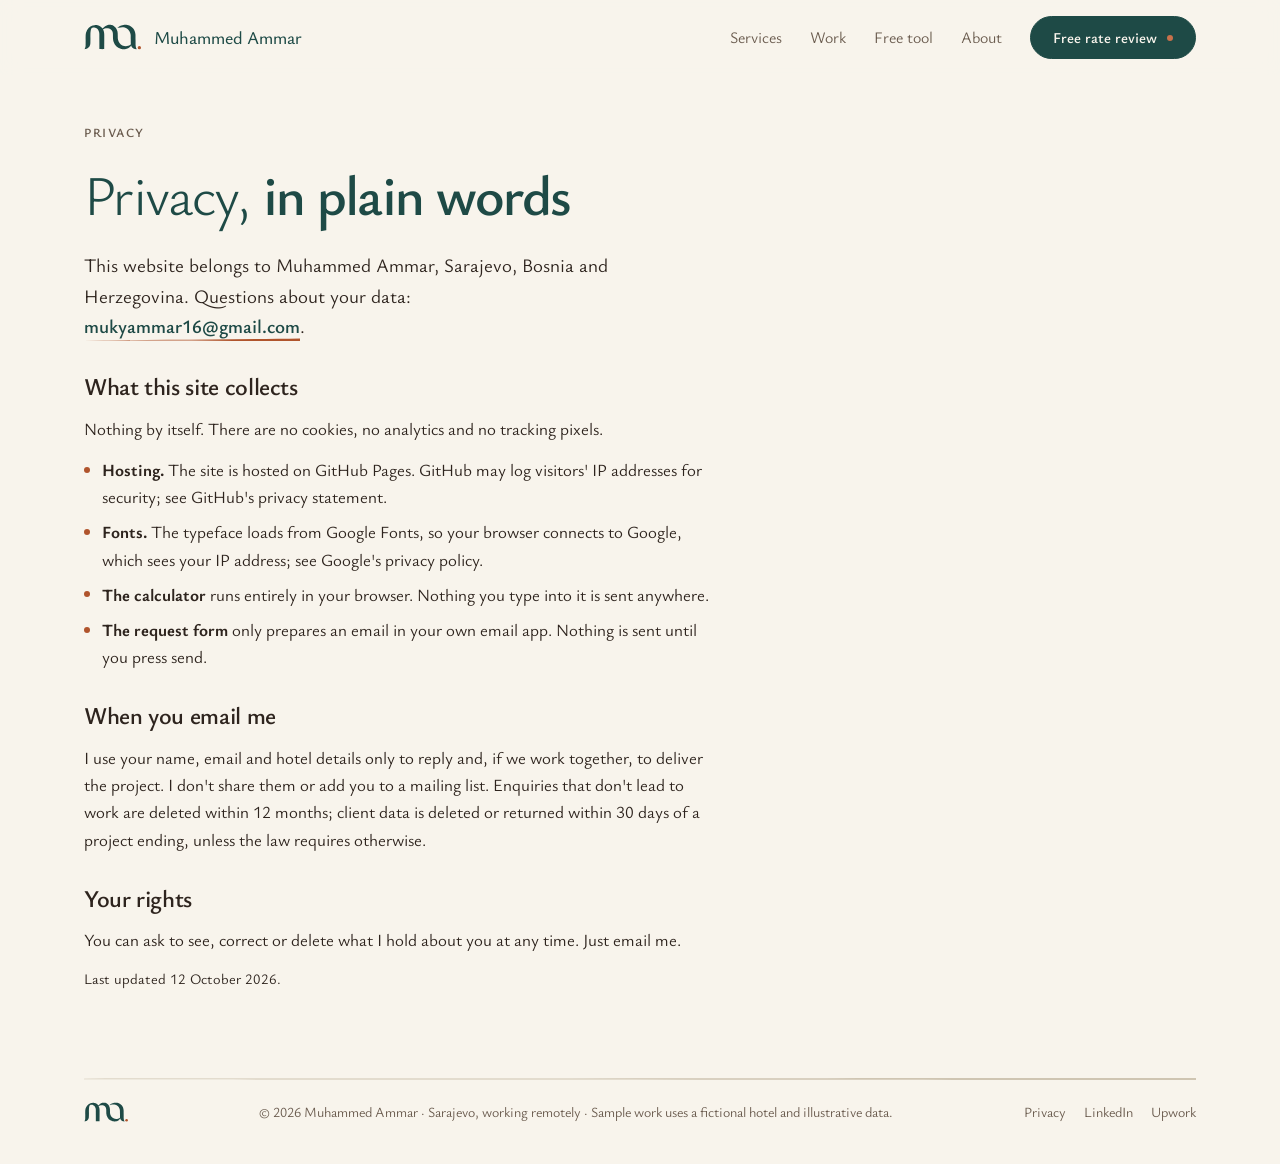
<file: privacy.html>
<!doctype html>
<html lang="en">
<head>
<meta charset="utf-8">
<meta name="viewport" content="width=device-width, initial-scale=1">
<title>Privacy · Muhammed Ammar</title>
<meta name="description" content="How this website handles your data: no cookies, no tracking.">
<meta name="theme-color" content="#F8F4EC">
<meta property="og:title" content="Privacy · Muhammed Ammar">
<meta property="og:description" content="How this website handles your data: no cookies, no tracking.">
<meta property="og:type" content="website">
<meta property="og:url" content="https://mukymouse.github.io/privacy.html">
<meta property="og:image" content="https://mukymouse.github.io/assets/og.png">
<meta name="twitter:card" content="summary_large_image">
<link rel="canonical" href="https://mukymouse.github.io/privacy.html">

<link rel="icon" href="assets/favicon.svg" type="image/svg+xml">
<link rel="icon" href="assets/favicon-32.png" sizes="32x32" type="image/png">
<link rel="apple-touch-icon" href="assets/apple-touch-icon.png">
<link rel="preconnect" href="https://fonts.googleapis.com"><link rel="preconnect" href="https://fonts.gstatic.com" crossorigin><link rel="stylesheet" href="https://fonts.googleapis.com/css2?family=Ysabeau+Office:ital,wght@0,300;0,400;0,500;0,600;0,700;1,400&display=swap">
<link rel="stylesheet" href="assets/site.css">
</head>
<body>
<header class="top"><div class="wrap">
  <a class="brand" href="index.html" aria-label="Muhammed Ammar, home"><svg viewBox="820 560 2740 1230" role="img" aria-label="ma. mark"><path d="M2671.0,1755.3 C2653.1,1754.5 2607.3,1748.1 2593.5,1744.5 C2590.8,1743.8 2585.3,1742.4 2581.5,1741.5 C2577.7,1740.5 2572.2,1739.2 2569.5,1738.4 C2566.8,1737.6 2560.7,1735.9 2556.0,1734.6 C2396.3,1689.3 2268.3,1563.4 2220.0,1404.0 C2215.3,1388.5 2214.9,1387.1 2210.1,1368.5 C2209.2,1364.8 2207.0,1353.9 2203.5,1336.0 C2200.8,1321.6 2197.8,1301.7 2195.4,1281.5 C2191.3,1247.0 2190.9,1234.8 2190.0,1140.5 C2189.2,1042.0 2188.5,1026.6 2183.5,989.5 C2181.6,975.3 2176.6,952.4 2172.9,940.3 C2171.2,934.9 2169.5,929.1 2169.0,927.5 C2168.6,925.9 2167.2,922.0 2166.0,919.0 C2164.8,916.0 2163.5,912.4 2163.1,911.0 C2142.6,847.1 2077.7,788.1 2007.5,769.7 C2004.2,768.9 1999.7,767.7 1997.5,767.1 C1960.3,757.4 1908.6,756.5 1862.0,764.7 C1835.9,769.3 1830.4,770.4 1817.5,774.0 C1813.1,775.2 1808.2,776.6 1806.5,777.0 C1790.7,781.1 1751.5,796.7 1729.8,807.6 C1721.0,812.0 1720.8,814.1 1728.0,830.1 C1735.4,846.4 1745.6,872.6 1750.1,886.5 C1751.1,889.8 1752.5,894.1 1753.2,896.0 C1753.8,897.9 1754.6,900.9 1755.0,902.5 C1755.4,904.1 1756.8,909.1 1758.0,913.5 C1760.6,922.7 1761.9,928.8 1766.1,949.5 C1774.1,988.9 1777.5,1022.4 1778.9,1073.5 C1780.4,1127.9 1779.4,1747.1 1777.8,1748.1 C1775.6,1749.5 1549.6,1749.2 1548.2,1747.8 C1547.3,1746.9 1547.0,1667.7 1547.0,1397.4 C1547.0,1175.0 1546.6,1042.6 1546.0,1032.8 C1544.8,1013.9 1542.3,988.2 1541.0,981.5 C1540.5,978.8 1539.8,974.2 1539.5,971.5 C1539.2,968.8 1538.3,963.6 1537.5,960.0 C1536.8,956.4 1535.4,949.9 1534.5,945.5 C1532.9,937.9 1532.1,935.0 1528.4,922.0 C1500.9,827.8 1437.0,758.9 1357.5,738.0 C1355.8,737.6 1350.2,736.1 1345.0,734.7 C1306.1,724.5 1257.6,724.4 1221.0,734.4 C1218.0,735.2 1213.7,736.4 1211.5,737.0 C1196.4,741.2 1183.8,748.7 1177.1,757.6 C1166.6,771.4 1150.5,810.7 1145.7,834.0 C1145.4,835.4 1144.5,839.6 1143.6,843.5 C1138.3,866.3 1132.6,903.6 1129.6,934.5 C1127.4,957.2 1125.2,985.2 1124.4,1001.0 C1124.0,1008.4 1123.8,1110.8 1123.9,1228.5 C1124.1,1443.9 1123.9,1456.4 1120.5,1485.5 C1117.2,1512.7 1115.7,1520.2 1107.0,1553.5 C1082.4,1647.1 1001.8,1722.3 902.5,1744.3 C898.6,1745.1 893.2,1746.3 890.5,1746.9 C881.2,1748.9 859.2,1752.0 854.1,1752.0 C847.9,1752.0 847.2,1748.9 851.7,1741.8 C864.8,1720.9 879.5,1681.9 886.5,1649.0 C887.4,1644.9 888.5,1639.7 889.0,1637.4 C890.8,1629.7 893.9,1604.5 895.0,1589.0 C895.6,1580.5 896.3,1572.2 896.6,1570.5 C896.9,1568.8 897.6,1459.7 898.0,1328.0 C898.8,1096.6 899.1,1076.5 902.0,1056.2 C907.5,1017.6 910.5,1000.5 915.6,979.0 C918.2,968.2 918.6,966.8 924.0,949.0 C970.2,796.9 1080.8,682.3 1227.5,634.6 C1233.7,632.5 1242.5,630.1 1260.0,625.4 C1272.7,622.1 1299.7,617.4 1325.0,614.1 C1365.4,608.8 1419.2,610.4 1457.0,618.1 C1462.8,619.2 1469.5,620.6 1472.0,621.0 C1506.1,627.1 1561.9,650.7 1596.0,673.4 C1631.8,697.1 1681.0,744.9 1694.9,769.2 C1697.9,774.4 1703.9,773.2 1708.6,766.8 C1760.5,694.0 1841.2,637.4 1925.0,614.8 C1932.9,612.7 1934.1,612.4 1948.5,609.2 C2001.9,597.3 2063.1,597.3 2116.5,609.2 C2121.4,610.3 2127.3,611.6 2129.5,612.0 C2152.3,616.8 2200.2,637.0 2227.1,653.2 C2307.1,701.4 2370.7,791.1 2397.0,892.5 C2397.4,894.1 2398.9,899.8 2400.3,905.0 C2403.0,915.6 2405.2,926.0 2407.5,939.8 C2408.3,944.8 2409.7,952.9 2410.5,957.8 C2411.9,966.4 2413.9,982.6 2416.2,1005.0 C2416.9,1012.5 2417.6,1051.4 2418.0,1116.5 C2418.7,1218.0 2419.2,1229.9 2423.0,1253.7 C2423.6,1257.4 2424.8,1264.5 2425.6,1269.5 C2427.7,1282.7 2429.9,1293.3 2432.7,1304.0 C2434.1,1309.2 2435.6,1315.3 2436.1,1317.5 C2437.8,1324.8 2444.3,1345.3 2448.0,1355.0 C2449.2,1358.0 2450.5,1361.6 2451.0,1363.0 C2457.0,1381.6 2485.0,1433.6 2499.9,1454.0 C2593.6,1582.6 2755.3,1637.4 2909.5,1592.9 C2913.3,1591.8 2917.8,1590.5 2919.5,1590.1 C2933.4,1586.3 2964.8,1572.2 2981.3,1562.4 C3000.3,1551.0 3025.0,1532.9 3032.4,1525.0 L3037.3,1519.8 L3036.6,1506.1 C3036.2,1498.6 3035.4,1487.3 3034.9,1481.0 C3034.2,1474.0 3033.5,1403.6 3033.0,1301.5 C3032.1,1126.8 3031.9,1119.8 3027.5,1080.6 C3024.5,1053.4 3019.5,1027.3 3013.6,1007.0 C3006.7,983.7 3005.3,979.7 2997.2,960.0 C2971.1,897.0 2942.0,854.8 2894.7,810.9 C2836.5,756.9 2773.4,726.9 2688.7,713.0 C2621.9,702.1 2543.8,710.3 2469.0,736.2 C2462.7,738.3 2453.4,741.5 2448.5,743.2 C2443.6,744.8 2432.3,749.1 2423.4,752.6 C2404.3,760.2 2401.0,760.6 2401.0,755.6 C2401.0,738.7 2469.0,683.6 2523.5,656.2 C2556.1,639.9 2607.1,621.9 2642.0,614.4 C2663.9,609.6 2662.2,610.0 2688.5,606.0 C2744.5,597.6 2819.1,599.8 2873.7,611.5 C2942.2,626.1 2992.8,646.2 3042.0,678.5 C3126.0,733.5 3189.7,812.2 3220.1,898.5 C3221.6,902.9 3223.8,908.9 3224.9,911.8 C3229.5,924.1 3237.1,951.8 3241.3,971.5 C3243.8,982.9 3245.4,991.7 3250.0,1019.0 C3251.3,1026.3 3254.6,1056.3 3256.0,1072.5 C3258.7,1104.6 3259.2,1138.5 3260.0,1337.0 C3260.5,1452.2 3261.1,1548.3 3261.4,1550.5 C3261.7,1552.7 3262.4,1561.9 3263.0,1571.0 C3265.3,1605.1 3269.2,1632.9 3275.0,1657.0 C3278.6,1672.0 3279.2,1673.9 3287.7,1697.4 C3289.8,1703.3 3298.0,1721.0 3301.0,1726.0 C3302.5,1728.5 3306.0,1734.2 3308.8,1738.7 C3312.5,1744.6 3314.0,1748.0 3314.0,1750.5 L3314.0,1754.0 L3301.2,1754.0 C3192.4,1753.9 3113.8,1713.2 3076.1,1637.5 C3069.4,1623.9 3069.1,1623.2 3060.8,1598.8 L3054.7,1581.0 L3050.6,1581.0 L3046.5,1581.0 L3034.0,1597.3 C3015.5,1621.3 2999.9,1638.0 2976.0,1659.6 C2951.9,1681.3 2912.3,1706.1 2876.1,1722.0 C2859.9,1729.1 2824.6,1740.3 2805.0,1744.5 C2788.0,1748.2 2784.0,1748.9 2772.5,1750.5 C2765.9,1751.3 2757.4,1752.5 2753.5,1753.1 C2737.2,1755.4 2698.0,1756.5 2671.0,1755.3 Z" fill="#1E4A46"/><circle cx="3440" cy="1678" r="78" fill="#B0542C"/></svg><span>Muhammed Ammar</span></a>
  <nav><a href="index.html#services">Services</a><a href="index.html#work">Work</a><a href="tools/discount-stack.html">Free tool</a><a href="index.html#about">About</a><a class="btn" href="index.html#contact">Free rate review</a></nav>
</div></header>
<main class="wrap">

<section class="case-hero" style="padding-bottom:0"><span class="t-label">Privacy</span><h1 class="t-display" style="font-size:clamp(36px,5vw,56px)">Privacy, <b>in plain words</b></h1></section>
<section style="padding-top:28px"><div class="legal">
  <p class="lead">This website belongs to Muhammed Ammar, Sarajevo, Bosnia and Herzegovina. Questions about your data: <a class="pen" href="mailto:mukyammar16@gmail.com">mukyammar16@gmail.com</a>.</p>
  <h2 class="t-head">What this site collects</h2>
  <p>Nothing by itself. There are no cookies, no analytics and no tracking pixels.</p>
  <ul class="pts">
    <li><b>Hosting.</b> The site is hosted on GitHub Pages. GitHub may log visitors' IP addresses for security; see GitHub's privacy statement.</li>
    <li><b>Fonts.</b> The typeface loads from Google Fonts, so your browser connects to Google, which sees your IP address; see Google's privacy policy.</li>
    <li><b>The calculator</b> runs entirely in your browser. Nothing you type into it is sent anywhere.</li>
    <li><b>The request form</b> only prepares an email in your own email app. Nothing is sent until you press send.</li>
  </ul>
  <h2 class="t-head">When you email me</h2>
  <p>I use your name, email and hotel details only to reply and, if we work together, to deliver the project. I don't share them or add you to a mailing list. Enquiries that don't lead to work are deleted within 12 months; client data is deleted or returned within 30 days of a project ending, unless the law requires otherwise.</p>
  <h2 class="t-head">Your rights</h2>
  <p>You can ask to see, correct or delete what I hold about you at any time. Just email me.</p>
  <p class="cap">Last updated 12 October 2026.</p>
</div></section>
</main>
<footer><div class="wrap"><hr class="rule"><div><svg viewBox="820 560 2740 1230" role="img" aria-label="ma. mark"><path d="M2671.0,1755.3 C2653.1,1754.5 2607.3,1748.1 2593.5,1744.5 C2590.8,1743.8 2585.3,1742.4 2581.5,1741.5 C2577.7,1740.5 2572.2,1739.2 2569.5,1738.4 C2566.8,1737.6 2560.7,1735.9 2556.0,1734.6 C2396.3,1689.3 2268.3,1563.4 2220.0,1404.0 C2215.3,1388.5 2214.9,1387.1 2210.1,1368.5 C2209.2,1364.8 2207.0,1353.9 2203.5,1336.0 C2200.8,1321.6 2197.8,1301.7 2195.4,1281.5 C2191.3,1247.0 2190.9,1234.8 2190.0,1140.5 C2189.2,1042.0 2188.5,1026.6 2183.5,989.5 C2181.6,975.3 2176.6,952.4 2172.9,940.3 C2171.2,934.9 2169.5,929.1 2169.0,927.5 C2168.6,925.9 2167.2,922.0 2166.0,919.0 C2164.8,916.0 2163.5,912.4 2163.1,911.0 C2142.6,847.1 2077.7,788.1 2007.5,769.7 C2004.2,768.9 1999.7,767.7 1997.5,767.1 C1960.3,757.4 1908.6,756.5 1862.0,764.7 C1835.9,769.3 1830.4,770.4 1817.5,774.0 C1813.1,775.2 1808.2,776.6 1806.5,777.0 C1790.7,781.1 1751.5,796.7 1729.8,807.6 C1721.0,812.0 1720.8,814.1 1728.0,830.1 C1735.4,846.4 1745.6,872.6 1750.1,886.5 C1751.1,889.8 1752.5,894.1 1753.2,896.0 C1753.8,897.9 1754.6,900.9 1755.0,902.5 C1755.4,904.1 1756.8,909.1 1758.0,913.5 C1760.6,922.7 1761.9,928.8 1766.1,949.5 C1774.1,988.9 1777.5,1022.4 1778.9,1073.5 C1780.4,1127.9 1779.4,1747.1 1777.8,1748.1 C1775.6,1749.5 1549.6,1749.2 1548.2,1747.8 C1547.3,1746.9 1547.0,1667.7 1547.0,1397.4 C1547.0,1175.0 1546.6,1042.6 1546.0,1032.8 C1544.8,1013.9 1542.3,988.2 1541.0,981.5 C1540.5,978.8 1539.8,974.2 1539.5,971.5 C1539.2,968.8 1538.3,963.6 1537.5,960.0 C1536.8,956.4 1535.4,949.9 1534.5,945.5 C1532.9,937.9 1532.1,935.0 1528.4,922.0 C1500.9,827.8 1437.0,758.9 1357.5,738.0 C1355.8,737.6 1350.2,736.1 1345.0,734.7 C1306.1,724.5 1257.6,724.4 1221.0,734.4 C1218.0,735.2 1213.7,736.4 1211.5,737.0 C1196.4,741.2 1183.8,748.7 1177.1,757.6 C1166.6,771.4 1150.5,810.7 1145.7,834.0 C1145.4,835.4 1144.5,839.6 1143.6,843.5 C1138.3,866.3 1132.6,903.6 1129.6,934.5 C1127.4,957.2 1125.2,985.2 1124.4,1001.0 C1124.0,1008.4 1123.8,1110.8 1123.9,1228.5 C1124.1,1443.9 1123.9,1456.4 1120.5,1485.5 C1117.2,1512.7 1115.7,1520.2 1107.0,1553.5 C1082.4,1647.1 1001.8,1722.3 902.5,1744.3 C898.6,1745.1 893.2,1746.3 890.5,1746.9 C881.2,1748.9 859.2,1752.0 854.1,1752.0 C847.9,1752.0 847.2,1748.9 851.7,1741.8 C864.8,1720.9 879.5,1681.9 886.5,1649.0 C887.4,1644.9 888.5,1639.7 889.0,1637.4 C890.8,1629.7 893.9,1604.5 895.0,1589.0 C895.6,1580.5 896.3,1572.2 896.6,1570.5 C896.9,1568.8 897.6,1459.7 898.0,1328.0 C898.8,1096.6 899.1,1076.5 902.0,1056.2 C907.5,1017.6 910.5,1000.5 915.6,979.0 C918.2,968.2 918.6,966.8 924.0,949.0 C970.2,796.9 1080.8,682.3 1227.5,634.6 C1233.7,632.5 1242.5,630.1 1260.0,625.4 C1272.7,622.1 1299.7,617.4 1325.0,614.1 C1365.4,608.8 1419.2,610.4 1457.0,618.1 C1462.8,619.2 1469.5,620.6 1472.0,621.0 C1506.1,627.1 1561.9,650.7 1596.0,673.4 C1631.8,697.1 1681.0,744.9 1694.9,769.2 C1697.9,774.4 1703.9,773.2 1708.6,766.8 C1760.5,694.0 1841.2,637.4 1925.0,614.8 C1932.9,612.7 1934.1,612.4 1948.5,609.2 C2001.9,597.3 2063.1,597.3 2116.5,609.2 C2121.4,610.3 2127.3,611.6 2129.5,612.0 C2152.3,616.8 2200.2,637.0 2227.1,653.2 C2307.1,701.4 2370.7,791.1 2397.0,892.5 C2397.4,894.1 2398.9,899.8 2400.3,905.0 C2403.0,915.6 2405.2,926.0 2407.5,939.8 C2408.3,944.8 2409.7,952.9 2410.5,957.8 C2411.9,966.4 2413.9,982.6 2416.2,1005.0 C2416.9,1012.5 2417.6,1051.4 2418.0,1116.5 C2418.7,1218.0 2419.2,1229.9 2423.0,1253.7 C2423.6,1257.4 2424.8,1264.5 2425.6,1269.5 C2427.7,1282.7 2429.9,1293.3 2432.7,1304.0 C2434.1,1309.2 2435.6,1315.3 2436.1,1317.5 C2437.8,1324.8 2444.3,1345.3 2448.0,1355.0 C2449.2,1358.0 2450.5,1361.6 2451.0,1363.0 C2457.0,1381.6 2485.0,1433.6 2499.9,1454.0 C2593.6,1582.6 2755.3,1637.4 2909.5,1592.9 C2913.3,1591.8 2917.8,1590.5 2919.5,1590.1 C2933.4,1586.3 2964.8,1572.2 2981.3,1562.4 C3000.3,1551.0 3025.0,1532.9 3032.4,1525.0 L3037.3,1519.8 L3036.6,1506.1 C3036.2,1498.6 3035.4,1487.3 3034.9,1481.0 C3034.2,1474.0 3033.5,1403.6 3033.0,1301.5 C3032.1,1126.8 3031.9,1119.8 3027.5,1080.6 C3024.5,1053.4 3019.5,1027.3 3013.6,1007.0 C3006.7,983.7 3005.3,979.7 2997.2,960.0 C2971.1,897.0 2942.0,854.8 2894.7,810.9 C2836.5,756.9 2773.4,726.9 2688.7,713.0 C2621.9,702.1 2543.8,710.3 2469.0,736.2 C2462.7,738.3 2453.4,741.5 2448.5,743.2 C2443.6,744.8 2432.3,749.1 2423.4,752.6 C2404.3,760.2 2401.0,760.6 2401.0,755.6 C2401.0,738.7 2469.0,683.6 2523.5,656.2 C2556.1,639.9 2607.1,621.9 2642.0,614.4 C2663.9,609.6 2662.2,610.0 2688.5,606.0 C2744.5,597.6 2819.1,599.8 2873.7,611.5 C2942.2,626.1 2992.8,646.2 3042.0,678.5 C3126.0,733.5 3189.7,812.2 3220.1,898.5 C3221.6,902.9 3223.8,908.9 3224.9,911.8 C3229.5,924.1 3237.1,951.8 3241.3,971.5 C3243.8,982.9 3245.4,991.7 3250.0,1019.0 C3251.3,1026.3 3254.6,1056.3 3256.0,1072.5 C3258.7,1104.6 3259.2,1138.5 3260.0,1337.0 C3260.5,1452.2 3261.1,1548.3 3261.4,1550.5 C3261.7,1552.7 3262.4,1561.9 3263.0,1571.0 C3265.3,1605.1 3269.2,1632.9 3275.0,1657.0 C3278.6,1672.0 3279.2,1673.9 3287.7,1697.4 C3289.8,1703.3 3298.0,1721.0 3301.0,1726.0 C3302.5,1728.5 3306.0,1734.2 3308.8,1738.7 C3312.5,1744.6 3314.0,1748.0 3314.0,1750.5 L3314.0,1754.0 L3301.2,1754.0 C3192.4,1753.9 3113.8,1713.2 3076.1,1637.5 C3069.4,1623.9 3069.1,1623.2 3060.8,1598.8 L3054.7,1581.0 L3050.6,1581.0 L3046.5,1581.0 L3034.0,1597.3 C3015.5,1621.3 2999.9,1638.0 2976.0,1659.6 C2951.9,1681.3 2912.3,1706.1 2876.1,1722.0 C2859.9,1729.1 2824.6,1740.3 2805.0,1744.5 C2788.0,1748.2 2784.0,1748.9 2772.5,1750.5 C2765.9,1751.3 2757.4,1752.5 2753.5,1753.1 C2737.2,1755.4 2698.0,1756.5 2671.0,1755.3 Z" fill="#1E4A46"/><circle cx="3440" cy="1678" r="78" fill="#B0542C"/></svg><span>© 2026 Muhammed Ammar · Sarajevo, working remotely · Sample work uses a fictional hotel and illustrative data.</span><nav><a href="privacy.html">Privacy</a><a href="https://www.linkedin.com/in/muhammed-ammar-02a21325a" rel="noopener" target="_blank">LinkedIn</a><a href="https://www.upwork.com/freelancers/~01e1676237b2e55f8d" rel="noopener" target="_blank">Upwork</a></nav></div></div></footer>
</body>
</html>
</file>
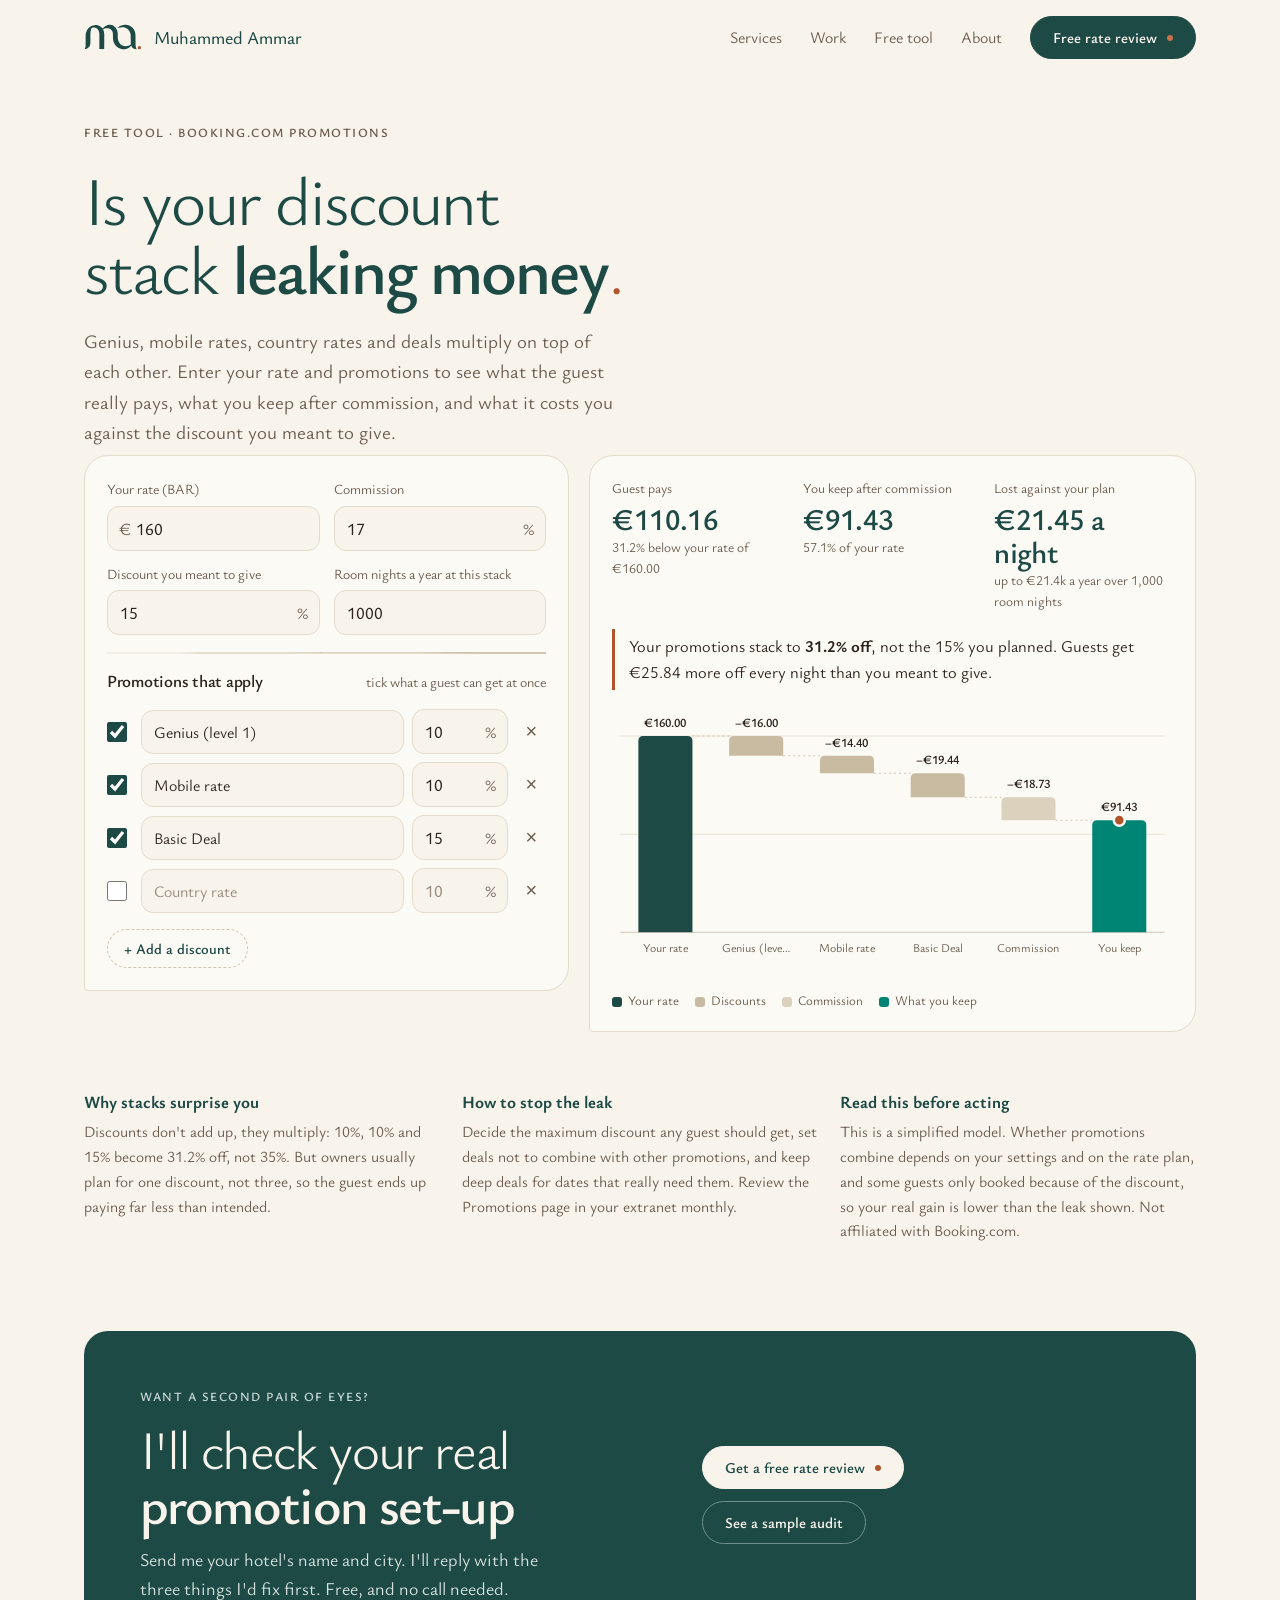
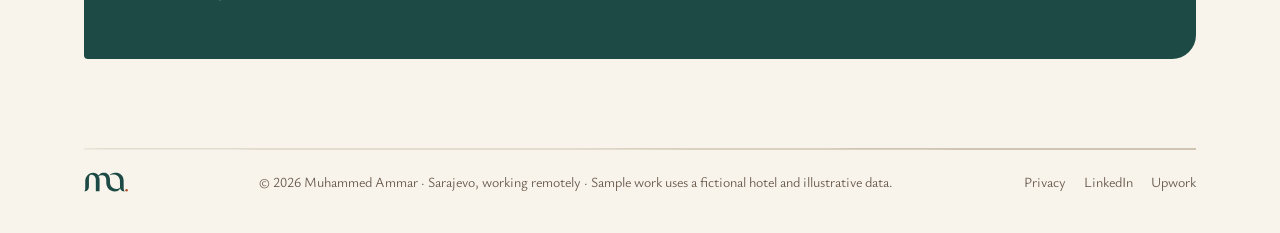
<file: tools/discount-stack.html>
<!doctype html>
<html lang="en">
<head>
<meta charset="utf-8">
<meta name="viewport" content="width=device-width, initial-scale=1">
<title>Booking.com discount stack calculator · Muhammed Ammar</title>
<meta name="description" content="Free calculator: see how Genius, mobile rates and deals multiply on Booking.com, what guests really pay, and what you keep after commission.">
<meta name="theme-color" content="#F8F4EC">
<meta property="og:title" content="Booking.com discount stack calculator · Muhammed Ammar">
<meta property="og:description" content="Free calculator: see how Genius, mobile rates and deals multiply on Booking.com, what guests really pay, and what you keep after commission.">
<meta property="og:type" content="website">
<meta property="og:url" content="https://mukymouse.github.io/tools/discount-stack.html">
<meta property="og:image" content="https://mukymouse.github.io/assets/og.png">
<meta name="twitter:card" content="summary_large_image">
<link rel="canonical" href="https://mukymouse.github.io/tools/discount-stack.html">

<link rel="icon" href="../assets/favicon.svg" type="image/svg+xml">
<link rel="icon" href="../assets/favicon-32.png" sizes="32x32" type="image/png">
<link rel="apple-touch-icon" href="../assets/apple-touch-icon.png">
<link rel="preconnect" href="https://fonts.googleapis.com"><link rel="preconnect" href="https://fonts.gstatic.com" crossorigin><link rel="stylesheet" href="https://fonts.googleapis.com/css2?family=Ysabeau+Office:ital,wght@0,300;0,400;0,500;0,600;0,700;1,400&display=swap">
<link rel="stylesheet" href="../assets/site.css">
</head>
<body>
<header class="top"><div class="wrap">
  <a class="brand" href="../index.html" aria-label="Muhammed Ammar, home"><svg viewBox="820 560 2740 1230" role="img" aria-label="ma. mark"><path d="M2671.0,1755.3 C2653.1,1754.5 2607.3,1748.1 2593.5,1744.5 C2590.8,1743.8 2585.3,1742.4 2581.5,1741.5 C2577.7,1740.5 2572.2,1739.2 2569.5,1738.4 C2566.8,1737.6 2560.7,1735.9 2556.0,1734.6 C2396.3,1689.3 2268.3,1563.4 2220.0,1404.0 C2215.3,1388.5 2214.9,1387.1 2210.1,1368.5 C2209.2,1364.8 2207.0,1353.9 2203.5,1336.0 C2200.8,1321.6 2197.8,1301.7 2195.4,1281.5 C2191.3,1247.0 2190.9,1234.8 2190.0,1140.5 C2189.2,1042.0 2188.5,1026.6 2183.5,989.5 C2181.6,975.3 2176.6,952.4 2172.9,940.3 C2171.2,934.9 2169.5,929.1 2169.0,927.5 C2168.6,925.9 2167.2,922.0 2166.0,919.0 C2164.8,916.0 2163.5,912.4 2163.1,911.0 C2142.6,847.1 2077.7,788.1 2007.5,769.7 C2004.2,768.9 1999.7,767.7 1997.5,767.1 C1960.3,757.4 1908.6,756.5 1862.0,764.7 C1835.9,769.3 1830.4,770.4 1817.5,774.0 C1813.1,775.2 1808.2,776.6 1806.5,777.0 C1790.7,781.1 1751.5,796.7 1729.8,807.6 C1721.0,812.0 1720.8,814.1 1728.0,830.1 C1735.4,846.4 1745.6,872.6 1750.1,886.5 C1751.1,889.8 1752.5,894.1 1753.2,896.0 C1753.8,897.9 1754.6,900.9 1755.0,902.5 C1755.4,904.1 1756.8,909.1 1758.0,913.5 C1760.6,922.7 1761.9,928.8 1766.1,949.5 C1774.1,988.9 1777.5,1022.4 1778.9,1073.5 C1780.4,1127.9 1779.4,1747.1 1777.8,1748.1 C1775.6,1749.5 1549.6,1749.2 1548.2,1747.8 C1547.3,1746.9 1547.0,1667.7 1547.0,1397.4 C1547.0,1175.0 1546.6,1042.6 1546.0,1032.8 C1544.8,1013.9 1542.3,988.2 1541.0,981.5 C1540.5,978.8 1539.8,974.2 1539.5,971.5 C1539.2,968.8 1538.3,963.6 1537.5,960.0 C1536.8,956.4 1535.4,949.9 1534.5,945.5 C1532.9,937.9 1532.1,935.0 1528.4,922.0 C1500.9,827.8 1437.0,758.9 1357.5,738.0 C1355.8,737.6 1350.2,736.1 1345.0,734.7 C1306.1,724.5 1257.6,724.4 1221.0,734.4 C1218.0,735.2 1213.7,736.4 1211.5,737.0 C1196.4,741.2 1183.8,748.7 1177.1,757.6 C1166.6,771.4 1150.5,810.7 1145.7,834.0 C1145.4,835.4 1144.5,839.6 1143.6,843.5 C1138.3,866.3 1132.6,903.6 1129.6,934.5 C1127.4,957.2 1125.2,985.2 1124.4,1001.0 C1124.0,1008.4 1123.8,1110.8 1123.9,1228.5 C1124.1,1443.9 1123.9,1456.4 1120.5,1485.5 C1117.2,1512.7 1115.7,1520.2 1107.0,1553.5 C1082.4,1647.1 1001.8,1722.3 902.5,1744.3 C898.6,1745.1 893.2,1746.3 890.5,1746.9 C881.2,1748.9 859.2,1752.0 854.1,1752.0 C847.9,1752.0 847.2,1748.9 851.7,1741.8 C864.8,1720.9 879.5,1681.9 886.5,1649.0 C887.4,1644.9 888.5,1639.7 889.0,1637.4 C890.8,1629.7 893.9,1604.5 895.0,1589.0 C895.6,1580.5 896.3,1572.2 896.6,1570.5 C896.9,1568.8 897.6,1459.7 898.0,1328.0 C898.8,1096.6 899.1,1076.5 902.0,1056.2 C907.5,1017.6 910.5,1000.5 915.6,979.0 C918.2,968.2 918.6,966.8 924.0,949.0 C970.2,796.9 1080.8,682.3 1227.5,634.6 C1233.7,632.5 1242.5,630.1 1260.0,625.4 C1272.7,622.1 1299.7,617.4 1325.0,614.1 C1365.4,608.8 1419.2,610.4 1457.0,618.1 C1462.8,619.2 1469.5,620.6 1472.0,621.0 C1506.1,627.1 1561.9,650.7 1596.0,673.4 C1631.8,697.1 1681.0,744.9 1694.9,769.2 C1697.9,774.4 1703.9,773.2 1708.6,766.8 C1760.5,694.0 1841.2,637.4 1925.0,614.8 C1932.9,612.7 1934.1,612.4 1948.5,609.2 C2001.9,597.3 2063.1,597.3 2116.5,609.2 C2121.4,610.3 2127.3,611.6 2129.5,612.0 C2152.3,616.8 2200.2,637.0 2227.1,653.2 C2307.1,701.4 2370.7,791.1 2397.0,892.5 C2397.4,894.1 2398.9,899.8 2400.3,905.0 C2403.0,915.6 2405.2,926.0 2407.5,939.8 C2408.3,944.8 2409.7,952.9 2410.5,957.8 C2411.9,966.4 2413.9,982.6 2416.2,1005.0 C2416.9,1012.5 2417.6,1051.4 2418.0,1116.5 C2418.7,1218.0 2419.2,1229.9 2423.0,1253.7 C2423.6,1257.4 2424.8,1264.5 2425.6,1269.5 C2427.7,1282.7 2429.9,1293.3 2432.7,1304.0 C2434.1,1309.2 2435.6,1315.3 2436.1,1317.5 C2437.8,1324.8 2444.3,1345.3 2448.0,1355.0 C2449.2,1358.0 2450.5,1361.6 2451.0,1363.0 C2457.0,1381.6 2485.0,1433.6 2499.9,1454.0 C2593.6,1582.6 2755.3,1637.4 2909.5,1592.9 C2913.3,1591.8 2917.8,1590.5 2919.5,1590.1 C2933.4,1586.3 2964.8,1572.2 2981.3,1562.4 C3000.3,1551.0 3025.0,1532.9 3032.4,1525.0 L3037.3,1519.8 L3036.6,1506.1 C3036.2,1498.6 3035.4,1487.3 3034.9,1481.0 C3034.2,1474.0 3033.5,1403.6 3033.0,1301.5 C3032.1,1126.8 3031.9,1119.8 3027.5,1080.6 C3024.5,1053.4 3019.5,1027.3 3013.6,1007.0 C3006.7,983.7 3005.3,979.7 2997.2,960.0 C2971.1,897.0 2942.0,854.8 2894.7,810.9 C2836.5,756.9 2773.4,726.9 2688.7,713.0 C2621.9,702.1 2543.8,710.3 2469.0,736.2 C2462.7,738.3 2453.4,741.5 2448.5,743.2 C2443.6,744.8 2432.3,749.1 2423.4,752.6 C2404.3,760.2 2401.0,760.6 2401.0,755.6 C2401.0,738.7 2469.0,683.6 2523.5,656.2 C2556.1,639.9 2607.1,621.9 2642.0,614.4 C2663.9,609.6 2662.2,610.0 2688.5,606.0 C2744.5,597.6 2819.1,599.8 2873.7,611.5 C2942.2,626.1 2992.8,646.2 3042.0,678.5 C3126.0,733.5 3189.7,812.2 3220.1,898.5 C3221.6,902.9 3223.8,908.9 3224.9,911.8 C3229.5,924.1 3237.1,951.8 3241.3,971.5 C3243.8,982.9 3245.4,991.7 3250.0,1019.0 C3251.3,1026.3 3254.6,1056.3 3256.0,1072.5 C3258.7,1104.6 3259.2,1138.5 3260.0,1337.0 C3260.5,1452.2 3261.1,1548.3 3261.4,1550.5 C3261.7,1552.7 3262.4,1561.9 3263.0,1571.0 C3265.3,1605.1 3269.2,1632.9 3275.0,1657.0 C3278.6,1672.0 3279.2,1673.9 3287.7,1697.4 C3289.8,1703.3 3298.0,1721.0 3301.0,1726.0 C3302.5,1728.5 3306.0,1734.2 3308.8,1738.7 C3312.5,1744.6 3314.0,1748.0 3314.0,1750.5 L3314.0,1754.0 L3301.2,1754.0 C3192.4,1753.9 3113.8,1713.2 3076.1,1637.5 C3069.4,1623.9 3069.1,1623.2 3060.8,1598.8 L3054.7,1581.0 L3050.6,1581.0 L3046.5,1581.0 L3034.0,1597.3 C3015.5,1621.3 2999.9,1638.0 2976.0,1659.6 C2951.9,1681.3 2912.3,1706.1 2876.1,1722.0 C2859.9,1729.1 2824.6,1740.3 2805.0,1744.5 C2788.0,1748.2 2784.0,1748.9 2772.5,1750.5 C2765.9,1751.3 2757.4,1752.5 2753.5,1753.1 C2737.2,1755.4 2698.0,1756.5 2671.0,1755.3 Z" fill="#1E4A46"/><circle cx="3440" cy="1678" r="78" fill="#B0542C"/></svg><span>Muhammed Ammar</span></a>
  <nav><a href="../index.html#services">Services</a><a href="../index.html#work">Work</a><a href="../tools/discount-stack.html">Free tool</a><a href="../index.html#about">About</a><a class="btn" href="../index.html#contact">Free rate review</a></nav>
</div></header>
<main class="wrap">

<section class="case-hero" style="max-width:860px">
  <span class="t-label">Free tool · Booking.com promotions</span>
  <h1 class="t-display" style="font-size:clamp(38px,5.6vw,68px)">Is your discount stack <b>leaking money</b><span class="stop">.</span></h1>
  <p class="lead">Genius, mobile rates, country rates and deals multiply on top of each other. Enter your rate and promotions to see what the guest really pays, what you keep after commission, and what it costs you against the discount you meant to give.</p>
</section>

<div class="tool">
  <div class="card">
    <div class="fields">
      <div class="field"><label for="bar">Your rate (BAR)</label><div class="inp"><span class="pre">€</span><input id="bar" type="number" inputmode="decimal" min="0" step="1" value="160"></div></div>
      <div class="field"><label for="comm">Commission</label><div class="inp"><input id="comm" type="number" inputmode="decimal" min="0" max="60" step="0.5" value="17"><span class="suf">%</span></div></div>
      <div class="field"><label for="intended">Discount you meant to give</label><div class="inp"><input id="intended" type="number" inputmode="decimal" min="0" max="90" step="1" value="15"><span class="suf">%</span></div></div>
      <div class="field"><label for="nights">Room nights a year at this stack</label><div class="inp"><input id="nights" type="number" inputmode="numeric" min="0" step="10" value="1000"></div></div>
    </div>
    <hr class="rule">
    <div class="disc-head"><b class="t-head" style="font-size:17px">Promotions that apply</b><span class="fine">tick what a guest can get at once</span></div>
    <div class="disc" id="rows"></div>
    <button class="add" id="add" type="button">+ Add a discount</button>
  </div>

  <div class="card" aria-live="polite">
    <div class="res">
      <div><span>Guest pays</span><b id="o-price">€0</b><em id="o-disc"></em></div>
      <div><span>You keep after commission</span><b id="o-keep">€0</b><em id="o-keeppct"></em></div>
      <div><span>Lost against your plan</span><b id="o-leak">€0</b><em id="o-year"></em></div>
    </div>
    <p class="verdict" id="verdict"></p>
    <div class="chart" id="chart"></div>
    <div class="legend"><span><i class="sq" style="background:#1E4A46"></i>Your rate</span><span><i class="sq" style="background:#C9BBA2"></i>Discounts</span><span><i class="sq" style="background:#DCD1BD"></i>Commission</span><span><i class="sq" style="background:#008574"></i>What you keep</span></div>
  </div>
</div>

<section style="padding-top:56px">
  <div class="how">
    <div><b>Why stacks surprise you</b><p>Discounts don't add up, they multiply: 10%, 10% and 15% become 31.2% off, not 35%. But owners usually plan for one discount, not three, so the guest ends up paying far less than intended.</p></div>
    <div><b>How to stop the leak</b><p>Decide the maximum discount any guest should get, set deals not to combine with other promotions, and keep deep deals for dates that really need them. Review the Promotions page in your extranet monthly.</p></div>
    <div><b>Read this before acting</b><p>This is a simplified model. Whether promotions combine depends on your settings and on the rate plan, and some guests only booked because of the discount, so your real gain is lower than the leak shown. Not affiliated with Booking.com.</p></div>
  </div>
</section>

<section>
  <div class="panel contact" style="align-items:center">
    <div style="display:grid;gap:14px"><span class="t-label">Want a second pair of eyes?</span><h2 class="t-display" style="color:var(--paper)">I'll check your real <b>promotion set-up</b></h2><p>Send me your hotel's name and city. I'll reply with the three things I'd fix first. Free, and no call needed.</p></div>
    <div class="links"><a class="btn" href="mailto:mukyammar16@gmail.com?subject=Free%20rate%20review">Get a free rate review</a><a class="btn o" href="../work/revenue-ota-audit.html">See a sample audit</a></div>
  </div>
</section>

<script>
(() => {
  const C = { una: "#1E4A46", teal: "#008574", ly: "#C9BBA2", comm: "#DCD1BD", grid: "#E9E2D4", axis: "#CFC5B2", ink: "#2E241E", ink2: "#6B5C4F", copper: "#B0542C", surf: "#FCFAF5" };
  let rows = [
    { name: "Genius (level 1)", pct: 10, on: true },
    { name: "Mobile rate", pct: 10, on: true },
    { name: "Basic Deal", pct: 15, on: true },
    { name: "Country rate", pct: 10, on: false },
  ];
  const $ = s => document.querySelector(s);
  const num = (v, d = 0) => { const n = parseFloat(String(v).replace(",", ".")); return isFinite(n) ? n : d; };
  const eur = v => "€" + v.toLocaleString("en-GB", { minimumFractionDigits: 2, maximumFractionDigits: 2 });
  const eurK = v => v >= 10000 ? "€" + (v / 1000).toLocaleString("en-GB", { maximumFractionDigits: 1 }) + "k" : "€" + Math.round(v).toLocaleString("en-GB");
  const pct = v => (v * 100).toLocaleString("en-GB", { maximumFractionDigits: 1 }) + "%";
  const esc = s => String(s).replace(/[&<>"]/g, c => ({ "&": "&amp;", "<": "&lt;", ">": "&gt;", '"': "&quot;" }[c]));

  function renderRows() {
    $("#rows").innerHTML = rows.map((r, i) => `
      <div class="drow${r.on ? "" : " off"}">
        <input type="checkbox" aria-label="Apply ${esc(r.name)}" data-i="${i}" data-k="on" ${r.on ? "checked" : ""}>
        <div class="inp nm"><input type="text" aria-label="Discount name" data-i="${i}" data-k="name" value="${esc(r.name)}"></div>
        <div class="inp"><input type="number" inputmode="decimal" min="0" max="90" step="1" aria-label="${esc(r.name)} percent" data-i="${i}" data-k="pct" value="${r.pct}"><span class="suf">%</span></div>
        <button class="x" type="button" aria-label="Remove ${esc(r.name)}" data-del="${i}">×</button>
      </div>`).join("");
  }
  $("#rows").addEventListener("input", e => {
    const t = e.target, i = +t.dataset.i, k = t.dataset.k; if (!k) return;
    rows[i][k] = k === "on" ? t.checked : k === "pct" ? Math.min(90, Math.max(0, num(t.value))) : t.value;
    if (k === "on") t.closest(".drow").classList.toggle("off", !t.checked);
    calc();
  });
  $("#rows").addEventListener("click", e => { const d = e.target.dataset.del; if (d !== undefined) { rows.splice(+d, 1); renderRows(); calc(); } });
  $("#add").addEventListener("click", () => { rows.push({ name: "Early booker deal", pct: 10, on: true }); renderRows(); calc(); });
  ["#bar", "#comm", "#intended", "#nights"].forEach(s => $(s).addEventListener("input", calc));

  function barPath(x, base, top, w, r = 5) {
    r = Math.min(r, w / 2, Math.max(base - top, 0));
    return `M${x},${base} V${top + r} Q${x},${top} ${x + r},${top} H${x + w - r} Q${x + w},${top} ${x + w},${top + r} V${base} Z`;
  }

  function draw(bar, steps, commission, keep) {
    const W = 560, H = 270, L = 8, R = 8, T = 30, B = 44;
    const items = [{ label: "Your rate", from: bar, to: 0, col: C.una, txt: eur(bar) }];
    let run = bar;
    steps.forEach(s => { items.push({ label: s.name, from: run, to: run - s.cut, col: C.ly, txt: "−" + eur(s.cut) }); run -= s.cut; });
    items.push({ label: "Commission", from: run, to: run - commission, col: C.comm, txt: "−" + eur(commission) });
    items.push({ label: "You keep", from: keep, to: 0, col: C.teal, txt: eur(keep), end: true });
    const n = items.length, slot = (W - L - R) / n, bw = Math.min(54, slot * 0.62);
    const y = v => T + (H - T - B) * (1 - v / (bar || 1));
    let svg = `<svg viewBox="0 0 ${W} ${H}" role="img" aria-label="From your rate to what you keep: discounts and commission step by step">`;
    [0.5, 1].forEach(f => svg += `<line x1="${L}" x2="${W - R}" y1="${y(bar * f)}" y2="${y(bar * f)}" stroke="${C.grid}"/>`);
    svg += `<line x1="${L}" x2="${W - R}" y1="${y(0)}" y2="${y(0)}" stroke="${C.axis}"/>`;
    items.forEach((it, i) => {
      const x = L + i * slot + (slot - bw) / 2, top = y(Math.max(it.from, it.to)), base = y(Math.min(it.from, it.to));
      svg += `<path d="${barPath(x, base, top, bw)}" fill="${it.col}"><title>${esc(it.label)}: ${it.txt}</title></path>`;
      if (i < n - 1) { const nx = L + (i + 1) * slot + (slot - bw) / 2, lv = items[i + 1].end ? keep : (it.to === 0 ? it.from : it.to); svg += `<line x1="${x + bw}" x2="${nx}" y1="${y(lv)}" y2="${y(lv)}" stroke="${C.axis}" stroke-dasharray="2 3"/>`; }
      svg += `<text x="${x + bw / 2}" y="${top - 9}" text-anchor="middle" class="lab" style="font-size:12.5px">${it.txt}</text>`;
      const short = it.label.length > 13 ? it.label.slice(0, 12) + "…" : it.label;
      svg += `<text x="${x + bw / 2}" y="${H - B + 20}" text-anchor="middle" class="tk">${esc(short)}</text>`;
      if (it.end) svg += `<circle cx="${x + bw / 2}" cy="${top}" r="5.5" fill="${C.copper}" stroke="${C.surf}" stroke-width="2.5"/>`;
    });
    $("#chart").innerHTML = svg + "</svg>";
  }

  function calc() {
    const bar = Math.max(0, num($("#bar").value)), comm = Math.min(0.6, Math.max(0, num($("#comm").value) / 100));
    const intended = Math.min(0.9, Math.max(0, num($("#intended").value) / 100)), nights = Math.max(0, num($("#nights").value));
    let price = bar; const steps = [];
    rows.filter(r => r.on && r.pct > 0).forEach(r => { const cut = price * r.pct / 100; steps.push({ name: r.name || "Discount", cut }); price -= cut; });
    const disc = bar ? 1 - price / bar : 0, commission = price * comm, keep = price - commission;
    const planKeep = bar * (1 - intended) * (1 - comm), leak = Math.max(0, planKeep - keep), year = leak * nights;
    $("#o-price").textContent = eur(price);
    $("#o-disc").textContent = pct(disc) + " below your rate of " + eur(bar);
    $("#o-keep").textContent = eur(keep);
    $("#o-keeppct").textContent = pct(bar ? keep / bar : 0) + " of your rate";
    $("#o-leak").textContent = eur(leak) + " a night";
    $("#o-year").textContent = nights ? "up to " + eurK(year) + " a year over " + nights.toLocaleString("en-GB") + " room nights" : "add room nights to see the year";
    const v = $("#verdict");
    if (disc > intended + 0.005) {
      v.className = "verdict leak";
      v.innerHTML = `Your promotions stack to <b>${pct(disc)} off</b>, not the ${pct(intended)} you planned. Guests get ${eur(bar * (1 - intended) - price)} more off every night than you meant to give.`;
    } else {
      v.className = "verdict";
      v.innerHTML = `Your stack gives <b>${pct(disc)} off</b>, within the ${pct(intended)} you planned. No leak at these settings.`;
    }
    draw(bar, steps, commission, keep);
  }
  renderRows(); calc();
})();
</script>

</main>
<footer><div class="wrap"><hr class="rule"><div><svg viewBox="820 560 2740 1230" role="img" aria-label="ma. mark"><path d="M2671.0,1755.3 C2653.1,1754.5 2607.3,1748.1 2593.5,1744.5 C2590.8,1743.8 2585.3,1742.4 2581.5,1741.5 C2577.7,1740.5 2572.2,1739.2 2569.5,1738.4 C2566.8,1737.6 2560.7,1735.9 2556.0,1734.6 C2396.3,1689.3 2268.3,1563.4 2220.0,1404.0 C2215.3,1388.5 2214.9,1387.1 2210.1,1368.5 C2209.2,1364.8 2207.0,1353.9 2203.5,1336.0 C2200.8,1321.6 2197.8,1301.7 2195.4,1281.5 C2191.3,1247.0 2190.9,1234.8 2190.0,1140.5 C2189.2,1042.0 2188.5,1026.6 2183.5,989.5 C2181.6,975.3 2176.6,952.4 2172.9,940.3 C2171.2,934.9 2169.5,929.1 2169.0,927.5 C2168.6,925.9 2167.2,922.0 2166.0,919.0 C2164.8,916.0 2163.5,912.4 2163.1,911.0 C2142.6,847.1 2077.7,788.1 2007.5,769.7 C2004.2,768.9 1999.7,767.7 1997.5,767.1 C1960.3,757.4 1908.6,756.5 1862.0,764.7 C1835.9,769.3 1830.4,770.4 1817.5,774.0 C1813.1,775.2 1808.2,776.6 1806.5,777.0 C1790.7,781.1 1751.5,796.7 1729.8,807.6 C1721.0,812.0 1720.8,814.1 1728.0,830.1 C1735.4,846.4 1745.6,872.6 1750.1,886.5 C1751.1,889.8 1752.5,894.1 1753.2,896.0 C1753.8,897.9 1754.6,900.9 1755.0,902.5 C1755.4,904.1 1756.8,909.1 1758.0,913.5 C1760.6,922.7 1761.9,928.8 1766.1,949.5 C1774.1,988.9 1777.5,1022.4 1778.9,1073.5 C1780.4,1127.9 1779.4,1747.1 1777.8,1748.1 C1775.6,1749.5 1549.6,1749.2 1548.2,1747.8 C1547.3,1746.9 1547.0,1667.7 1547.0,1397.4 C1547.0,1175.0 1546.6,1042.6 1546.0,1032.8 C1544.8,1013.9 1542.3,988.2 1541.0,981.5 C1540.5,978.8 1539.8,974.2 1539.5,971.5 C1539.2,968.8 1538.3,963.6 1537.5,960.0 C1536.8,956.4 1535.4,949.9 1534.5,945.5 C1532.9,937.9 1532.1,935.0 1528.4,922.0 C1500.9,827.8 1437.0,758.9 1357.5,738.0 C1355.8,737.6 1350.2,736.1 1345.0,734.7 C1306.1,724.5 1257.6,724.4 1221.0,734.4 C1218.0,735.2 1213.7,736.4 1211.5,737.0 C1196.4,741.2 1183.8,748.7 1177.1,757.6 C1166.6,771.4 1150.5,810.7 1145.7,834.0 C1145.4,835.4 1144.5,839.6 1143.6,843.5 C1138.3,866.3 1132.6,903.6 1129.6,934.5 C1127.4,957.2 1125.2,985.2 1124.4,1001.0 C1124.0,1008.4 1123.8,1110.8 1123.9,1228.5 C1124.1,1443.9 1123.9,1456.4 1120.5,1485.5 C1117.2,1512.7 1115.7,1520.2 1107.0,1553.5 C1082.4,1647.1 1001.8,1722.3 902.5,1744.3 C898.6,1745.1 893.2,1746.3 890.5,1746.9 C881.2,1748.9 859.2,1752.0 854.1,1752.0 C847.9,1752.0 847.2,1748.9 851.7,1741.8 C864.8,1720.9 879.5,1681.9 886.5,1649.0 C887.4,1644.9 888.5,1639.7 889.0,1637.4 C890.8,1629.7 893.9,1604.5 895.0,1589.0 C895.6,1580.5 896.3,1572.2 896.6,1570.5 C896.9,1568.8 897.6,1459.7 898.0,1328.0 C898.8,1096.6 899.1,1076.5 902.0,1056.2 C907.5,1017.6 910.5,1000.5 915.6,979.0 C918.2,968.2 918.6,966.8 924.0,949.0 C970.2,796.9 1080.8,682.3 1227.5,634.6 C1233.7,632.5 1242.5,630.1 1260.0,625.4 C1272.7,622.1 1299.7,617.4 1325.0,614.1 C1365.4,608.8 1419.2,610.4 1457.0,618.1 C1462.8,619.2 1469.5,620.6 1472.0,621.0 C1506.1,627.1 1561.9,650.7 1596.0,673.4 C1631.8,697.1 1681.0,744.9 1694.9,769.2 C1697.9,774.4 1703.9,773.2 1708.6,766.8 C1760.5,694.0 1841.2,637.4 1925.0,614.8 C1932.9,612.7 1934.1,612.4 1948.5,609.2 C2001.9,597.3 2063.1,597.3 2116.5,609.2 C2121.4,610.3 2127.3,611.6 2129.5,612.0 C2152.3,616.8 2200.2,637.0 2227.1,653.2 C2307.1,701.4 2370.7,791.1 2397.0,892.5 C2397.4,894.1 2398.9,899.8 2400.3,905.0 C2403.0,915.6 2405.2,926.0 2407.5,939.8 C2408.3,944.8 2409.7,952.9 2410.5,957.8 C2411.9,966.4 2413.9,982.6 2416.2,1005.0 C2416.9,1012.5 2417.6,1051.4 2418.0,1116.5 C2418.7,1218.0 2419.2,1229.9 2423.0,1253.7 C2423.6,1257.4 2424.8,1264.5 2425.6,1269.5 C2427.7,1282.7 2429.9,1293.3 2432.7,1304.0 C2434.1,1309.2 2435.6,1315.3 2436.1,1317.5 C2437.8,1324.8 2444.3,1345.3 2448.0,1355.0 C2449.2,1358.0 2450.5,1361.6 2451.0,1363.0 C2457.0,1381.6 2485.0,1433.6 2499.9,1454.0 C2593.6,1582.6 2755.3,1637.4 2909.5,1592.9 C2913.3,1591.8 2917.8,1590.5 2919.5,1590.1 C2933.4,1586.3 2964.8,1572.2 2981.3,1562.4 C3000.3,1551.0 3025.0,1532.9 3032.4,1525.0 L3037.3,1519.8 L3036.6,1506.1 C3036.2,1498.6 3035.4,1487.3 3034.9,1481.0 C3034.2,1474.0 3033.5,1403.6 3033.0,1301.5 C3032.1,1126.8 3031.9,1119.8 3027.5,1080.6 C3024.5,1053.4 3019.5,1027.3 3013.6,1007.0 C3006.7,983.7 3005.3,979.7 2997.2,960.0 C2971.1,897.0 2942.0,854.8 2894.7,810.9 C2836.5,756.9 2773.4,726.9 2688.7,713.0 C2621.9,702.1 2543.8,710.3 2469.0,736.2 C2462.7,738.3 2453.4,741.5 2448.5,743.2 C2443.6,744.8 2432.3,749.1 2423.4,752.6 C2404.3,760.2 2401.0,760.6 2401.0,755.6 C2401.0,738.7 2469.0,683.6 2523.5,656.2 C2556.1,639.9 2607.1,621.9 2642.0,614.4 C2663.9,609.6 2662.2,610.0 2688.5,606.0 C2744.5,597.6 2819.1,599.8 2873.7,611.5 C2942.2,626.1 2992.8,646.2 3042.0,678.5 C3126.0,733.5 3189.7,812.2 3220.1,898.5 C3221.6,902.9 3223.8,908.9 3224.9,911.8 C3229.5,924.1 3237.1,951.8 3241.3,971.5 C3243.8,982.9 3245.4,991.7 3250.0,1019.0 C3251.3,1026.3 3254.6,1056.3 3256.0,1072.5 C3258.7,1104.6 3259.2,1138.5 3260.0,1337.0 C3260.5,1452.2 3261.1,1548.3 3261.4,1550.5 C3261.7,1552.7 3262.4,1561.9 3263.0,1571.0 C3265.3,1605.1 3269.2,1632.9 3275.0,1657.0 C3278.6,1672.0 3279.2,1673.9 3287.7,1697.4 C3289.8,1703.3 3298.0,1721.0 3301.0,1726.0 C3302.5,1728.5 3306.0,1734.2 3308.8,1738.7 C3312.5,1744.6 3314.0,1748.0 3314.0,1750.5 L3314.0,1754.0 L3301.2,1754.0 C3192.4,1753.9 3113.8,1713.2 3076.1,1637.5 C3069.4,1623.9 3069.1,1623.2 3060.8,1598.8 L3054.7,1581.0 L3050.6,1581.0 L3046.5,1581.0 L3034.0,1597.3 C3015.5,1621.3 2999.9,1638.0 2976.0,1659.6 C2951.9,1681.3 2912.3,1706.1 2876.1,1722.0 C2859.9,1729.1 2824.6,1740.3 2805.0,1744.5 C2788.0,1748.2 2784.0,1748.9 2772.5,1750.5 C2765.9,1751.3 2757.4,1752.5 2753.5,1753.1 C2737.2,1755.4 2698.0,1756.5 2671.0,1755.3 Z" fill="#1E4A46"/><circle cx="3440" cy="1678" r="78" fill="#B0542C"/></svg><span>© 2026 Muhammed Ammar · Sarajevo, working remotely · Sample work uses a fictional hotel and illustrative data.</span><nav><a href="../privacy.html">Privacy</a><a href="https://www.linkedin.com/in/muhammed-ammar-02a21325a" rel="noopener" target="_blank">LinkedIn</a><a href="https://www.upwork.com/freelancers/~01e1676237b2e55f8d" rel="noopener" target="_blank">Upwork</a></nav></div></div></footer>
</body>
</html>
</file>
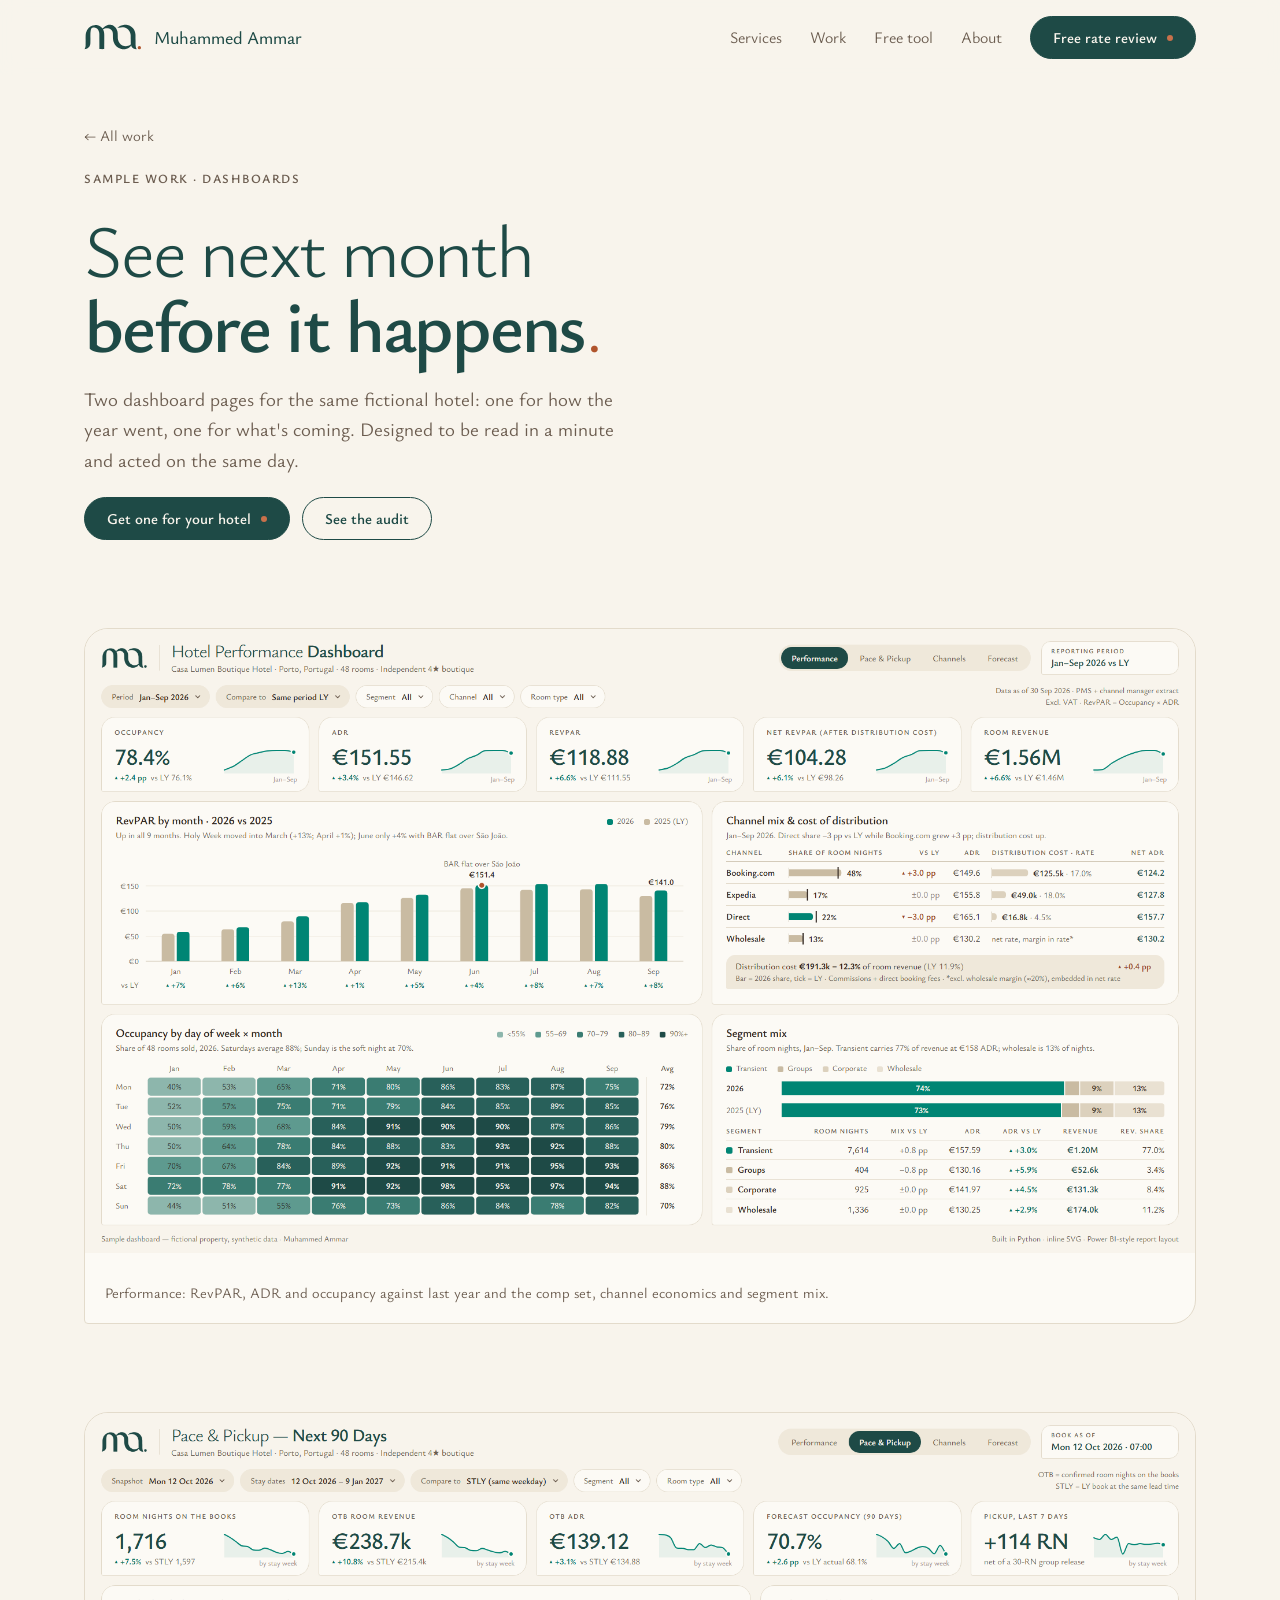
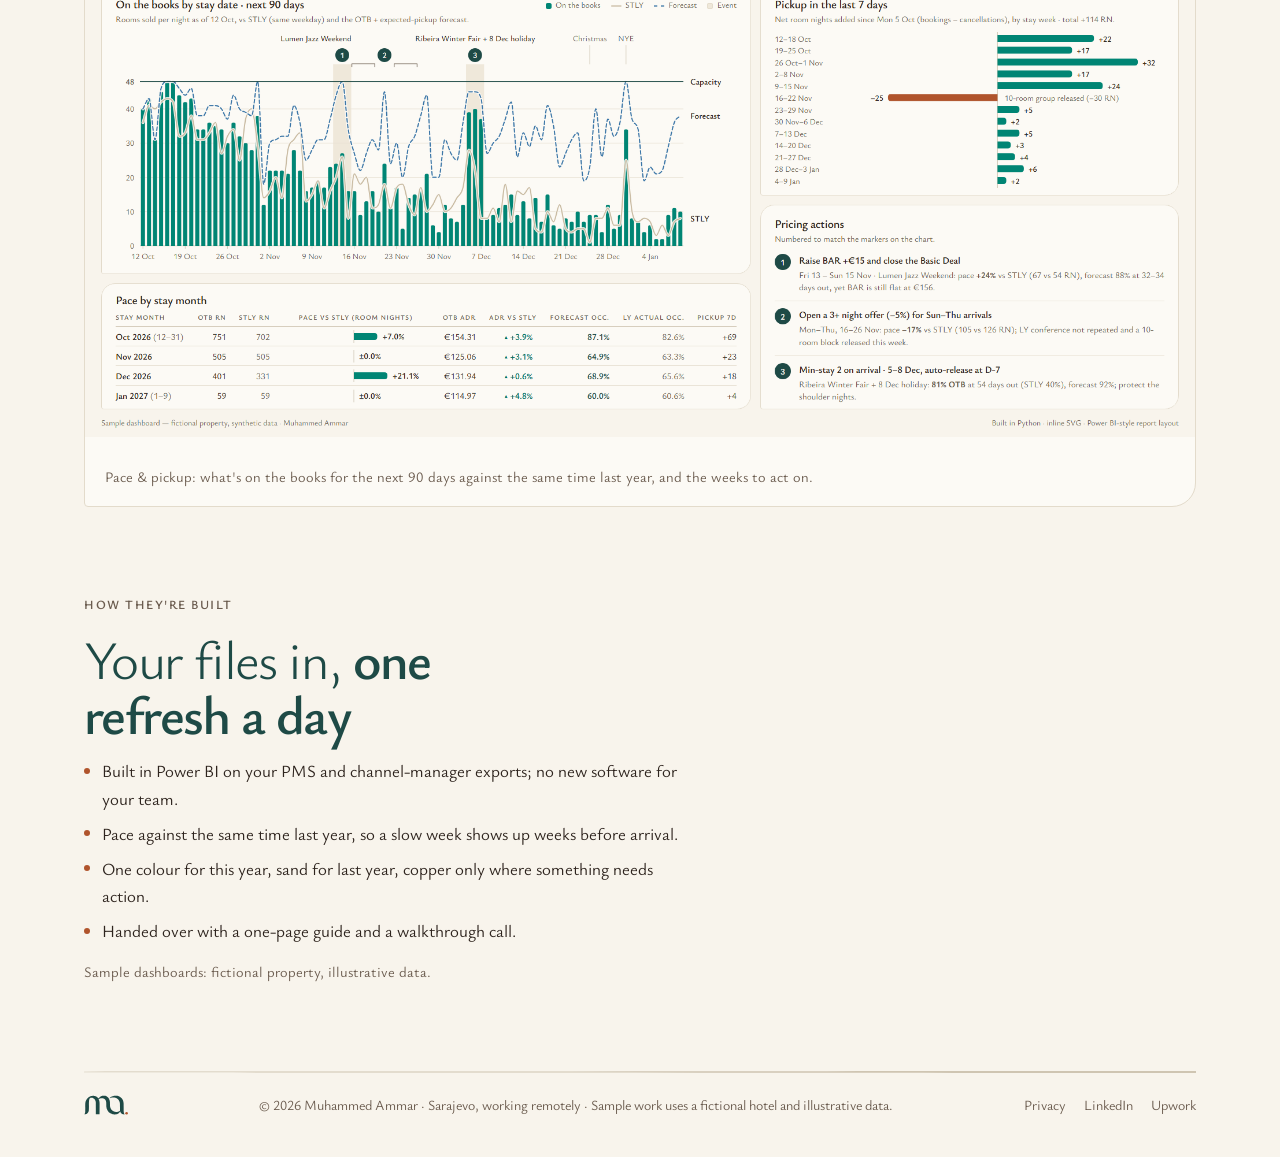
<file: work/dashboards.html>
<!doctype html>
<html lang="en">
<head>
<meta charset="utf-8">
<meta name="viewport" content="width=device-width, initial-scale=1">
<title>Dashboards · sample work · Muhammed Ammar</title>
<meta name="description" content="Sample performance and pace & pickup dashboards for a fictional boutique hotel.">
<meta name="theme-color" content="#F8F4EC">
<meta property="og:title" content="Dashboards · sample work · Muhammed Ammar">
<meta property="og:description" content="Sample performance and pace & pickup dashboards for a fictional boutique hotel.">
<meta property="og:type" content="website">
<meta property="og:url" content="https://mukymouse.github.io/work/dashboards.html">
<meta property="og:image" content="https://mukymouse.github.io/assets/og.png">
<meta name="twitter:card" content="summary_large_image">
<link rel="canonical" href="https://mukymouse.github.io/work/dashboards.html">

<link rel="icon" href="../assets/favicon.svg" type="image/svg+xml">
<link rel="icon" href="../assets/favicon-32.png" sizes="32x32" type="image/png">
<link rel="apple-touch-icon" href="../assets/apple-touch-icon.png">
<link rel="preconnect" href="https://fonts.googleapis.com"><link rel="preconnect" href="https://fonts.gstatic.com" crossorigin><link rel="stylesheet" href="https://fonts.googleapis.com/css2?family=Ysabeau+Office:ital,wght@0,300;0,400;0,500;0,600;0,700;1,400&display=swap">
<link rel="stylesheet" href="../assets/site.css">
</head>
<body>
<header class="top"><div class="wrap">
  <a class="brand" href="../index.html" aria-label="Muhammed Ammar, home"><svg viewBox="820 560 2740 1230" role="img" aria-label="ma. mark"><path d="M2671.0,1755.3 C2653.1,1754.5 2607.3,1748.1 2593.5,1744.5 C2590.8,1743.8 2585.3,1742.4 2581.5,1741.5 C2577.7,1740.5 2572.2,1739.2 2569.5,1738.4 C2566.8,1737.6 2560.7,1735.9 2556.0,1734.6 C2396.3,1689.3 2268.3,1563.4 2220.0,1404.0 C2215.3,1388.5 2214.9,1387.1 2210.1,1368.5 C2209.2,1364.8 2207.0,1353.9 2203.5,1336.0 C2200.8,1321.6 2197.8,1301.7 2195.4,1281.5 C2191.3,1247.0 2190.9,1234.8 2190.0,1140.5 C2189.2,1042.0 2188.5,1026.6 2183.5,989.5 C2181.6,975.3 2176.6,952.4 2172.9,940.3 C2171.2,934.9 2169.5,929.1 2169.0,927.5 C2168.6,925.9 2167.2,922.0 2166.0,919.0 C2164.8,916.0 2163.5,912.4 2163.1,911.0 C2142.6,847.1 2077.7,788.1 2007.5,769.7 C2004.2,768.9 1999.7,767.7 1997.5,767.1 C1960.3,757.4 1908.6,756.5 1862.0,764.7 C1835.9,769.3 1830.4,770.4 1817.5,774.0 C1813.1,775.2 1808.2,776.6 1806.5,777.0 C1790.7,781.1 1751.5,796.7 1729.8,807.6 C1721.0,812.0 1720.8,814.1 1728.0,830.1 C1735.4,846.4 1745.6,872.6 1750.1,886.5 C1751.1,889.8 1752.5,894.1 1753.2,896.0 C1753.8,897.9 1754.6,900.9 1755.0,902.5 C1755.4,904.1 1756.8,909.1 1758.0,913.5 C1760.6,922.7 1761.9,928.8 1766.1,949.5 C1774.1,988.9 1777.5,1022.4 1778.9,1073.5 C1780.4,1127.9 1779.4,1747.1 1777.8,1748.1 C1775.6,1749.5 1549.6,1749.2 1548.2,1747.8 C1547.3,1746.9 1547.0,1667.7 1547.0,1397.4 C1547.0,1175.0 1546.6,1042.6 1546.0,1032.8 C1544.8,1013.9 1542.3,988.2 1541.0,981.5 C1540.5,978.8 1539.8,974.2 1539.5,971.5 C1539.2,968.8 1538.3,963.6 1537.5,960.0 C1536.8,956.4 1535.4,949.9 1534.5,945.5 C1532.9,937.9 1532.1,935.0 1528.4,922.0 C1500.9,827.8 1437.0,758.9 1357.5,738.0 C1355.8,737.6 1350.2,736.1 1345.0,734.7 C1306.1,724.5 1257.6,724.4 1221.0,734.4 C1218.0,735.2 1213.7,736.4 1211.5,737.0 C1196.4,741.2 1183.8,748.7 1177.1,757.6 C1166.6,771.4 1150.5,810.7 1145.7,834.0 C1145.4,835.4 1144.5,839.6 1143.6,843.5 C1138.3,866.3 1132.6,903.6 1129.6,934.5 C1127.4,957.2 1125.2,985.2 1124.4,1001.0 C1124.0,1008.4 1123.8,1110.8 1123.9,1228.5 C1124.1,1443.9 1123.9,1456.4 1120.5,1485.5 C1117.2,1512.7 1115.7,1520.2 1107.0,1553.5 C1082.4,1647.1 1001.8,1722.3 902.5,1744.3 C898.6,1745.1 893.2,1746.3 890.5,1746.9 C881.2,1748.9 859.2,1752.0 854.1,1752.0 C847.9,1752.0 847.2,1748.9 851.7,1741.8 C864.8,1720.9 879.5,1681.9 886.5,1649.0 C887.4,1644.9 888.5,1639.7 889.0,1637.4 C890.8,1629.7 893.9,1604.5 895.0,1589.0 C895.6,1580.5 896.3,1572.2 896.6,1570.5 C896.9,1568.8 897.6,1459.7 898.0,1328.0 C898.8,1096.6 899.1,1076.5 902.0,1056.2 C907.5,1017.6 910.5,1000.5 915.6,979.0 C918.2,968.2 918.6,966.8 924.0,949.0 C970.2,796.9 1080.8,682.3 1227.5,634.6 C1233.7,632.5 1242.5,630.1 1260.0,625.4 C1272.7,622.1 1299.7,617.4 1325.0,614.1 C1365.4,608.8 1419.2,610.4 1457.0,618.1 C1462.8,619.2 1469.5,620.6 1472.0,621.0 C1506.1,627.1 1561.9,650.7 1596.0,673.4 C1631.8,697.1 1681.0,744.9 1694.9,769.2 C1697.9,774.4 1703.9,773.2 1708.6,766.8 C1760.5,694.0 1841.2,637.4 1925.0,614.8 C1932.9,612.7 1934.1,612.4 1948.5,609.2 C2001.9,597.3 2063.1,597.3 2116.5,609.2 C2121.4,610.3 2127.3,611.6 2129.5,612.0 C2152.3,616.8 2200.2,637.0 2227.1,653.2 C2307.1,701.4 2370.7,791.1 2397.0,892.5 C2397.4,894.1 2398.9,899.8 2400.3,905.0 C2403.0,915.6 2405.2,926.0 2407.5,939.8 C2408.3,944.8 2409.7,952.9 2410.5,957.8 C2411.9,966.4 2413.9,982.6 2416.2,1005.0 C2416.9,1012.5 2417.6,1051.4 2418.0,1116.5 C2418.7,1218.0 2419.2,1229.9 2423.0,1253.7 C2423.6,1257.4 2424.8,1264.5 2425.6,1269.5 C2427.7,1282.7 2429.9,1293.3 2432.7,1304.0 C2434.1,1309.2 2435.6,1315.3 2436.1,1317.5 C2437.8,1324.8 2444.3,1345.3 2448.0,1355.0 C2449.2,1358.0 2450.5,1361.6 2451.0,1363.0 C2457.0,1381.6 2485.0,1433.6 2499.9,1454.0 C2593.6,1582.6 2755.3,1637.4 2909.5,1592.9 C2913.3,1591.8 2917.8,1590.5 2919.5,1590.1 C2933.4,1586.3 2964.8,1572.2 2981.3,1562.4 C3000.3,1551.0 3025.0,1532.9 3032.4,1525.0 L3037.3,1519.8 L3036.6,1506.1 C3036.2,1498.6 3035.4,1487.3 3034.9,1481.0 C3034.2,1474.0 3033.5,1403.6 3033.0,1301.5 C3032.1,1126.8 3031.9,1119.8 3027.5,1080.6 C3024.5,1053.4 3019.5,1027.3 3013.6,1007.0 C3006.7,983.7 3005.3,979.7 2997.2,960.0 C2971.1,897.0 2942.0,854.8 2894.7,810.9 C2836.5,756.9 2773.4,726.9 2688.7,713.0 C2621.9,702.1 2543.8,710.3 2469.0,736.2 C2462.7,738.3 2453.4,741.5 2448.5,743.2 C2443.6,744.8 2432.3,749.1 2423.4,752.6 C2404.3,760.2 2401.0,760.6 2401.0,755.6 C2401.0,738.7 2469.0,683.6 2523.5,656.2 C2556.1,639.9 2607.1,621.9 2642.0,614.4 C2663.9,609.6 2662.2,610.0 2688.5,606.0 C2744.5,597.6 2819.1,599.8 2873.7,611.5 C2942.2,626.1 2992.8,646.2 3042.0,678.5 C3126.0,733.5 3189.7,812.2 3220.1,898.5 C3221.6,902.9 3223.8,908.9 3224.9,911.8 C3229.5,924.1 3237.1,951.8 3241.3,971.5 C3243.8,982.9 3245.4,991.7 3250.0,1019.0 C3251.3,1026.3 3254.6,1056.3 3256.0,1072.5 C3258.7,1104.6 3259.2,1138.5 3260.0,1337.0 C3260.5,1452.2 3261.1,1548.3 3261.4,1550.5 C3261.7,1552.7 3262.4,1561.9 3263.0,1571.0 C3265.3,1605.1 3269.2,1632.9 3275.0,1657.0 C3278.6,1672.0 3279.2,1673.9 3287.7,1697.4 C3289.8,1703.3 3298.0,1721.0 3301.0,1726.0 C3302.5,1728.5 3306.0,1734.2 3308.8,1738.7 C3312.5,1744.6 3314.0,1748.0 3314.0,1750.5 L3314.0,1754.0 L3301.2,1754.0 C3192.4,1753.9 3113.8,1713.2 3076.1,1637.5 C3069.4,1623.9 3069.1,1623.2 3060.8,1598.8 L3054.7,1581.0 L3050.6,1581.0 L3046.5,1581.0 L3034.0,1597.3 C3015.5,1621.3 2999.9,1638.0 2976.0,1659.6 C2951.9,1681.3 2912.3,1706.1 2876.1,1722.0 C2859.9,1729.1 2824.6,1740.3 2805.0,1744.5 C2788.0,1748.2 2784.0,1748.9 2772.5,1750.5 C2765.9,1751.3 2757.4,1752.5 2753.5,1753.1 C2737.2,1755.4 2698.0,1756.5 2671.0,1755.3 Z" fill="#1E4A46"/><circle cx="3440" cy="1678" r="78" fill="#B0542C"/></svg><span>Muhammed Ammar</span></a>
  <nav><a href="../index.html#services">Services</a><a href="../index.html#work">Work</a><a href="../tools/discount-stack.html">Free tool</a><a href="../index.html#about">About</a><a class="btn" href="../index.html#contact">Free rate review</a></nav>
</div></header>
<main class="wrap">

<section class="case-hero">
  <a class="crumb" href="../index.html#work">← All work</a>
  <span class="t-label">Sample work · Dashboards</span>
  <h1 class="t-display" style="font-size:clamp(40px,6vw,74px)">See next month <b>before it happens</b><span class="stop">.</span></h1>
  <p class="lead">Two dashboard pages for the same fictional hotel: one for how the year went, one for what's coming. Designed to be read in a minute and acted on the same day.</p>
  <div class="row"><a class="btn" href="mailto:mukyammar16@gmail.com?subject=Free%20rate%20review">Get one for your hotel</a><a class="btn o" href="revenue-ota-audit.html">See the audit</a></div>
</section>
<section>
  <figure class="card fig"><img src="../assets/work/dashboard_performance.png" alt="Performance dashboard" loading="lazy"><figcaption>Performance: RevPAR, ADR and occupancy against last year and the comp set, channel economics and segment mix.</figcaption></figure>
</section>
<section id="pace">
  <figure class="card fig"><img src="../assets/work/dashboard_pace_pickup.png" alt="Pace and pickup dashboard" loading="lazy"><figcaption>Pace &amp; pickup: what's on the books for the next 90 days against the same time last year, and the weeks to act on.</figcaption></figure>
</section>
<section>
  <div class="prose">
    <span class="t-label">How they're built</span>
    <h2 class="t-display">Your files in, <b>one refresh a day</b></h2>
    <ul class="pts" style="font-size:17px">
      <li>Built in Power BI on your PMS and channel-manager exports; no new software for your team.</li>
      <li>Pace against the same time last year, so a slow week shows up weeks before arrival.</li>
      <li>One colour for this year, sand for last year, copper only where something needs action.</li>
      <li>Handed over with a one-page guide and a walkthrough call.</li>
    </ul>
    <p class="cap">Sample dashboards: fictional property, illustrative data.</p>
  </div>
</section>

</main>
<footer><div class="wrap"><hr class="rule"><div><svg viewBox="820 560 2740 1230" role="img" aria-label="ma. mark"><path d="M2671.0,1755.3 C2653.1,1754.5 2607.3,1748.1 2593.5,1744.5 C2590.8,1743.8 2585.3,1742.4 2581.5,1741.5 C2577.7,1740.5 2572.2,1739.2 2569.5,1738.4 C2566.8,1737.6 2560.7,1735.9 2556.0,1734.6 C2396.3,1689.3 2268.3,1563.4 2220.0,1404.0 C2215.3,1388.5 2214.9,1387.1 2210.1,1368.5 C2209.2,1364.8 2207.0,1353.9 2203.5,1336.0 C2200.8,1321.6 2197.8,1301.7 2195.4,1281.5 C2191.3,1247.0 2190.9,1234.8 2190.0,1140.5 C2189.2,1042.0 2188.5,1026.6 2183.5,989.5 C2181.6,975.3 2176.6,952.4 2172.9,940.3 C2171.2,934.9 2169.5,929.1 2169.0,927.5 C2168.6,925.9 2167.2,922.0 2166.0,919.0 C2164.8,916.0 2163.5,912.4 2163.1,911.0 C2142.6,847.1 2077.7,788.1 2007.5,769.7 C2004.2,768.9 1999.7,767.7 1997.5,767.1 C1960.3,757.4 1908.6,756.5 1862.0,764.7 C1835.9,769.3 1830.4,770.4 1817.5,774.0 C1813.1,775.2 1808.2,776.6 1806.5,777.0 C1790.7,781.1 1751.5,796.7 1729.8,807.6 C1721.0,812.0 1720.8,814.1 1728.0,830.1 C1735.4,846.4 1745.6,872.6 1750.1,886.5 C1751.1,889.8 1752.5,894.1 1753.2,896.0 C1753.8,897.9 1754.6,900.9 1755.0,902.5 C1755.4,904.1 1756.8,909.1 1758.0,913.5 C1760.6,922.7 1761.9,928.8 1766.1,949.5 C1774.1,988.9 1777.5,1022.4 1778.9,1073.5 C1780.4,1127.9 1779.4,1747.1 1777.8,1748.1 C1775.6,1749.5 1549.6,1749.2 1548.2,1747.8 C1547.3,1746.9 1547.0,1667.7 1547.0,1397.4 C1547.0,1175.0 1546.6,1042.6 1546.0,1032.8 C1544.8,1013.9 1542.3,988.2 1541.0,981.5 C1540.5,978.8 1539.8,974.2 1539.5,971.5 C1539.2,968.8 1538.3,963.6 1537.5,960.0 C1536.8,956.4 1535.4,949.9 1534.5,945.5 C1532.9,937.9 1532.1,935.0 1528.4,922.0 C1500.9,827.8 1437.0,758.9 1357.5,738.0 C1355.8,737.6 1350.2,736.1 1345.0,734.7 C1306.1,724.5 1257.6,724.4 1221.0,734.4 C1218.0,735.2 1213.7,736.4 1211.5,737.0 C1196.4,741.2 1183.8,748.7 1177.1,757.6 C1166.6,771.4 1150.5,810.7 1145.7,834.0 C1145.4,835.4 1144.5,839.6 1143.6,843.5 C1138.3,866.3 1132.6,903.6 1129.6,934.5 C1127.4,957.2 1125.2,985.2 1124.4,1001.0 C1124.0,1008.4 1123.8,1110.8 1123.9,1228.5 C1124.1,1443.9 1123.9,1456.4 1120.5,1485.5 C1117.2,1512.7 1115.7,1520.2 1107.0,1553.5 C1082.4,1647.1 1001.8,1722.3 902.5,1744.3 C898.6,1745.1 893.2,1746.3 890.5,1746.9 C881.2,1748.9 859.2,1752.0 854.1,1752.0 C847.9,1752.0 847.2,1748.9 851.7,1741.8 C864.8,1720.9 879.5,1681.9 886.5,1649.0 C887.4,1644.9 888.5,1639.7 889.0,1637.4 C890.8,1629.7 893.9,1604.5 895.0,1589.0 C895.6,1580.5 896.3,1572.2 896.6,1570.5 C896.9,1568.8 897.6,1459.7 898.0,1328.0 C898.8,1096.6 899.1,1076.5 902.0,1056.2 C907.5,1017.6 910.5,1000.5 915.6,979.0 C918.2,968.2 918.6,966.8 924.0,949.0 C970.2,796.9 1080.8,682.3 1227.5,634.6 C1233.7,632.5 1242.5,630.1 1260.0,625.4 C1272.7,622.1 1299.7,617.4 1325.0,614.1 C1365.4,608.8 1419.2,610.4 1457.0,618.1 C1462.8,619.2 1469.5,620.6 1472.0,621.0 C1506.1,627.1 1561.9,650.7 1596.0,673.4 C1631.8,697.1 1681.0,744.9 1694.9,769.2 C1697.9,774.4 1703.9,773.2 1708.6,766.8 C1760.5,694.0 1841.2,637.4 1925.0,614.8 C1932.9,612.7 1934.1,612.4 1948.5,609.2 C2001.9,597.3 2063.1,597.3 2116.5,609.2 C2121.4,610.3 2127.3,611.6 2129.5,612.0 C2152.3,616.8 2200.2,637.0 2227.1,653.2 C2307.1,701.4 2370.7,791.1 2397.0,892.5 C2397.4,894.1 2398.9,899.8 2400.3,905.0 C2403.0,915.6 2405.2,926.0 2407.5,939.8 C2408.3,944.8 2409.7,952.9 2410.5,957.8 C2411.9,966.4 2413.9,982.6 2416.2,1005.0 C2416.9,1012.5 2417.6,1051.4 2418.0,1116.5 C2418.7,1218.0 2419.2,1229.9 2423.0,1253.7 C2423.6,1257.4 2424.8,1264.5 2425.6,1269.5 C2427.7,1282.7 2429.9,1293.3 2432.7,1304.0 C2434.1,1309.2 2435.6,1315.3 2436.1,1317.5 C2437.8,1324.8 2444.3,1345.3 2448.0,1355.0 C2449.2,1358.0 2450.5,1361.6 2451.0,1363.0 C2457.0,1381.6 2485.0,1433.6 2499.9,1454.0 C2593.6,1582.6 2755.3,1637.4 2909.5,1592.9 C2913.3,1591.8 2917.8,1590.5 2919.5,1590.1 C2933.4,1586.3 2964.8,1572.2 2981.3,1562.4 C3000.3,1551.0 3025.0,1532.9 3032.4,1525.0 L3037.3,1519.8 L3036.6,1506.1 C3036.2,1498.6 3035.4,1487.3 3034.9,1481.0 C3034.2,1474.0 3033.5,1403.6 3033.0,1301.5 C3032.1,1126.8 3031.9,1119.8 3027.5,1080.6 C3024.5,1053.4 3019.5,1027.3 3013.6,1007.0 C3006.7,983.7 3005.3,979.7 2997.2,960.0 C2971.1,897.0 2942.0,854.8 2894.7,810.9 C2836.5,756.9 2773.4,726.9 2688.7,713.0 C2621.9,702.1 2543.8,710.3 2469.0,736.2 C2462.7,738.3 2453.4,741.5 2448.5,743.2 C2443.6,744.8 2432.3,749.1 2423.4,752.6 C2404.3,760.2 2401.0,760.6 2401.0,755.6 C2401.0,738.7 2469.0,683.6 2523.5,656.2 C2556.1,639.9 2607.1,621.9 2642.0,614.4 C2663.9,609.6 2662.2,610.0 2688.5,606.0 C2744.5,597.6 2819.1,599.8 2873.7,611.5 C2942.2,626.1 2992.8,646.2 3042.0,678.5 C3126.0,733.5 3189.7,812.2 3220.1,898.5 C3221.6,902.9 3223.8,908.9 3224.9,911.8 C3229.5,924.1 3237.1,951.8 3241.3,971.5 C3243.8,982.9 3245.4,991.7 3250.0,1019.0 C3251.3,1026.3 3254.6,1056.3 3256.0,1072.5 C3258.7,1104.6 3259.2,1138.5 3260.0,1337.0 C3260.5,1452.2 3261.1,1548.3 3261.4,1550.5 C3261.7,1552.7 3262.4,1561.9 3263.0,1571.0 C3265.3,1605.1 3269.2,1632.9 3275.0,1657.0 C3278.6,1672.0 3279.2,1673.9 3287.7,1697.4 C3289.8,1703.3 3298.0,1721.0 3301.0,1726.0 C3302.5,1728.5 3306.0,1734.2 3308.8,1738.7 C3312.5,1744.6 3314.0,1748.0 3314.0,1750.5 L3314.0,1754.0 L3301.2,1754.0 C3192.4,1753.9 3113.8,1713.2 3076.1,1637.5 C3069.4,1623.9 3069.1,1623.2 3060.8,1598.8 L3054.7,1581.0 L3050.6,1581.0 L3046.5,1581.0 L3034.0,1597.3 C3015.5,1621.3 2999.9,1638.0 2976.0,1659.6 C2951.9,1681.3 2912.3,1706.1 2876.1,1722.0 C2859.9,1729.1 2824.6,1740.3 2805.0,1744.5 C2788.0,1748.2 2784.0,1748.9 2772.5,1750.5 C2765.9,1751.3 2757.4,1752.5 2753.5,1753.1 C2737.2,1755.4 2698.0,1756.5 2671.0,1755.3 Z" fill="#1E4A46"/><circle cx="3440" cy="1678" r="78" fill="#B0542C"/></svg><span>© 2026 Muhammed Ammar · Sarajevo, working remotely · Sample work uses a fictional hotel and illustrative data.</span><nav><a href="../privacy.html">Privacy</a><a href="https://www.linkedin.com/in/muhammed-ammar-02a21325a" rel="noopener" target="_blank">LinkedIn</a><a href="https://www.upwork.com/freelancers/~01e1676237b2e55f8d" rel="noopener" target="_blank">Upwork</a></nav></div></div></footer>
</body>
</html>
</file>
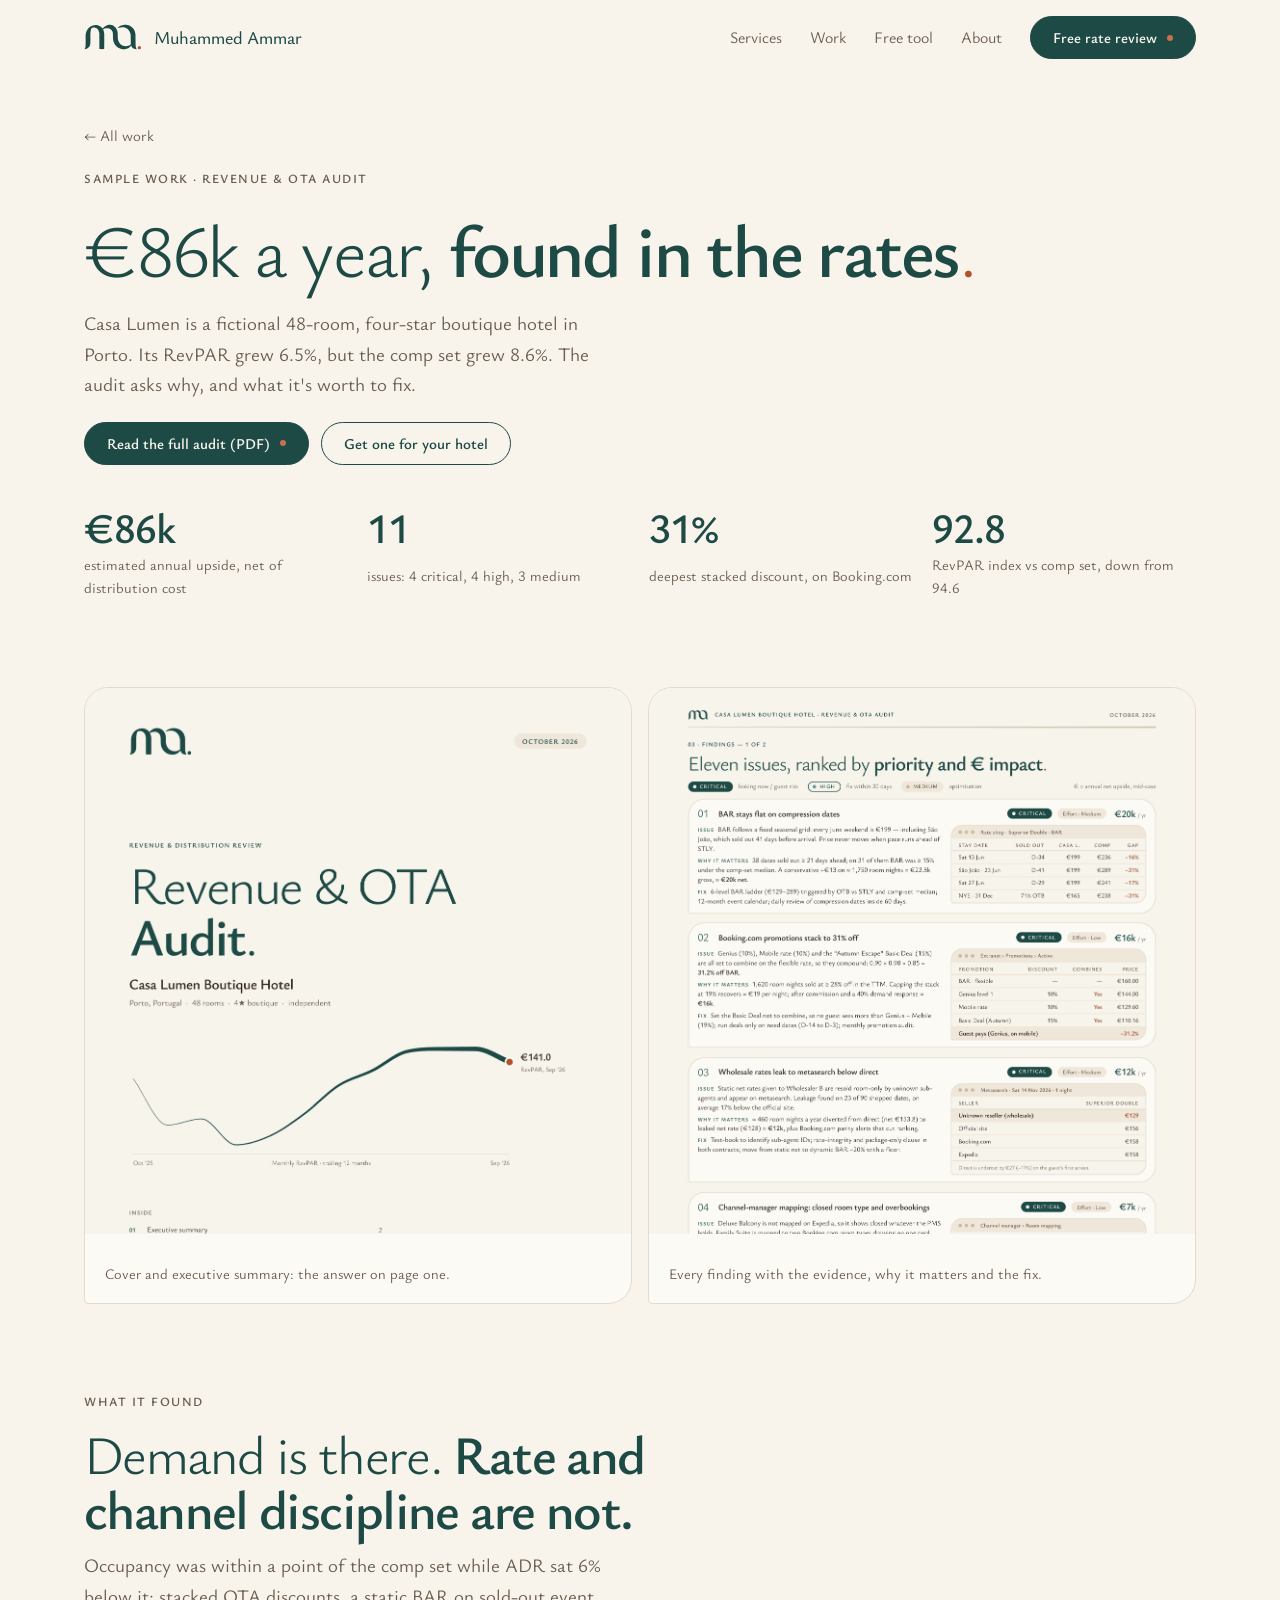
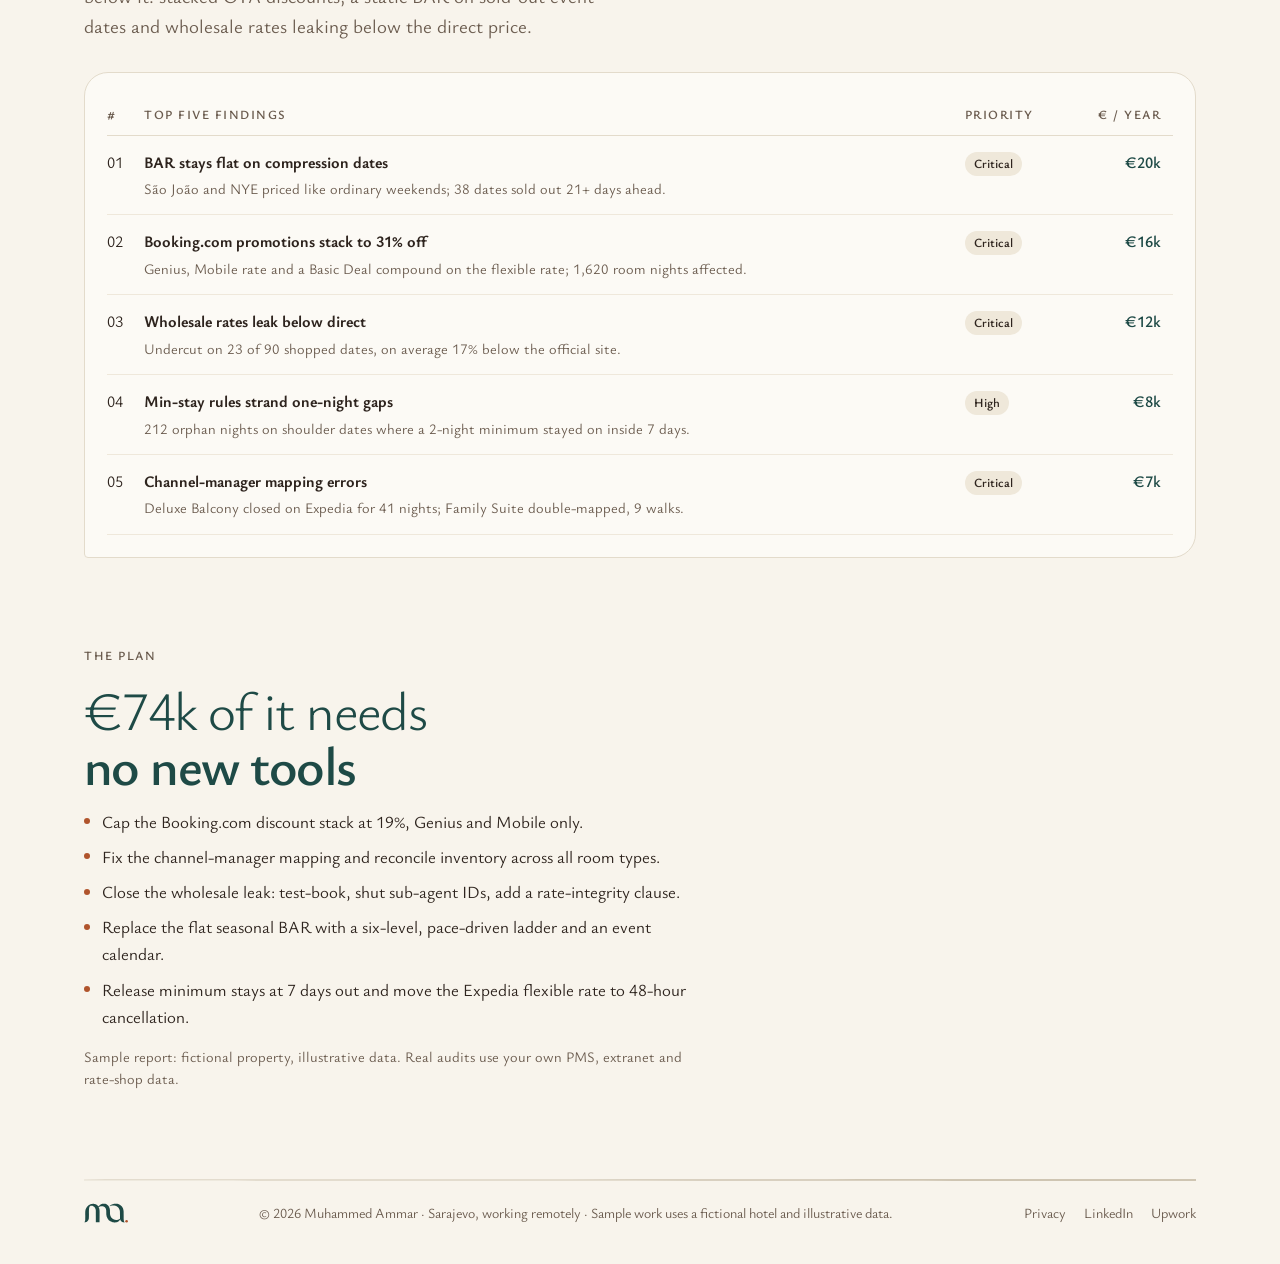
<file: work/revenue-ota-audit.html>
<!doctype html>
<html lang="en">
<head>
<meta charset="utf-8">
<meta name="viewport" content="width=device-width, initial-scale=1">
<title>Revenue & OTA audit · sample work · Muhammed Ammar</title>
<meta name="description" content="A sample revenue and OTA audit for a fictional 48-room boutique hotel in Porto: €86k a year of upside in rates, discounts and channels.">
<meta name="theme-color" content="#F8F4EC">
<meta property="og:title" content="Revenue & OTA audit · sample work · Muhammed Ammar">
<meta property="og:description" content="A sample revenue and OTA audit for a fictional 48-room boutique hotel in Porto: €86k a year of upside in rates, discounts and channels.">
<meta property="og:type" content="website">
<meta property="og:url" content="https://mukymouse.github.io/work/revenue-ota-audit.html">
<meta property="og:image" content="https://mukymouse.github.io/assets/og.png">
<meta name="twitter:card" content="summary_large_image">
<link rel="canonical" href="https://mukymouse.github.io/work/revenue-ota-audit.html">

<link rel="icon" href="../assets/favicon.svg" type="image/svg+xml">
<link rel="icon" href="../assets/favicon-32.png" sizes="32x32" type="image/png">
<link rel="apple-touch-icon" href="../assets/apple-touch-icon.png">
<link rel="preconnect" href="https://fonts.googleapis.com"><link rel="preconnect" href="https://fonts.gstatic.com" crossorigin><link rel="stylesheet" href="https://fonts.googleapis.com/css2?family=Ysabeau+Office:ital,wght@0,300;0,400;0,500;0,600;0,700;1,400&display=swap">
<link rel="stylesheet" href="../assets/site.css">
</head>
<body>
<header class="top"><div class="wrap">
  <a class="brand" href="../index.html" aria-label="Muhammed Ammar, home"><svg viewBox="820 560 2740 1230" role="img" aria-label="ma. mark"><path d="M2671.0,1755.3 C2653.1,1754.5 2607.3,1748.1 2593.5,1744.5 C2590.8,1743.8 2585.3,1742.4 2581.5,1741.5 C2577.7,1740.5 2572.2,1739.2 2569.5,1738.4 C2566.8,1737.6 2560.7,1735.9 2556.0,1734.6 C2396.3,1689.3 2268.3,1563.4 2220.0,1404.0 C2215.3,1388.5 2214.9,1387.1 2210.1,1368.5 C2209.2,1364.8 2207.0,1353.9 2203.5,1336.0 C2200.8,1321.6 2197.8,1301.7 2195.4,1281.5 C2191.3,1247.0 2190.9,1234.8 2190.0,1140.5 C2189.2,1042.0 2188.5,1026.6 2183.5,989.5 C2181.6,975.3 2176.6,952.4 2172.9,940.3 C2171.2,934.9 2169.5,929.1 2169.0,927.5 C2168.6,925.9 2167.2,922.0 2166.0,919.0 C2164.8,916.0 2163.5,912.4 2163.1,911.0 C2142.6,847.1 2077.7,788.1 2007.5,769.7 C2004.2,768.9 1999.7,767.7 1997.5,767.1 C1960.3,757.4 1908.6,756.5 1862.0,764.7 C1835.9,769.3 1830.4,770.4 1817.5,774.0 C1813.1,775.2 1808.2,776.6 1806.5,777.0 C1790.7,781.1 1751.5,796.7 1729.8,807.6 C1721.0,812.0 1720.8,814.1 1728.0,830.1 C1735.4,846.4 1745.6,872.6 1750.1,886.5 C1751.1,889.8 1752.5,894.1 1753.2,896.0 C1753.8,897.9 1754.6,900.9 1755.0,902.5 C1755.4,904.1 1756.8,909.1 1758.0,913.5 C1760.6,922.7 1761.9,928.8 1766.1,949.5 C1774.1,988.9 1777.5,1022.4 1778.9,1073.5 C1780.4,1127.9 1779.4,1747.1 1777.8,1748.1 C1775.6,1749.5 1549.6,1749.2 1548.2,1747.8 C1547.3,1746.9 1547.0,1667.7 1547.0,1397.4 C1547.0,1175.0 1546.6,1042.6 1546.0,1032.8 C1544.8,1013.9 1542.3,988.2 1541.0,981.5 C1540.5,978.8 1539.8,974.2 1539.5,971.5 C1539.2,968.8 1538.3,963.6 1537.5,960.0 C1536.8,956.4 1535.4,949.9 1534.5,945.5 C1532.9,937.9 1532.1,935.0 1528.4,922.0 C1500.9,827.8 1437.0,758.9 1357.5,738.0 C1355.8,737.6 1350.2,736.1 1345.0,734.7 C1306.1,724.5 1257.6,724.4 1221.0,734.4 C1218.0,735.2 1213.7,736.4 1211.5,737.0 C1196.4,741.2 1183.8,748.7 1177.1,757.6 C1166.6,771.4 1150.5,810.7 1145.7,834.0 C1145.4,835.4 1144.5,839.6 1143.6,843.5 C1138.3,866.3 1132.6,903.6 1129.6,934.5 C1127.4,957.2 1125.2,985.2 1124.4,1001.0 C1124.0,1008.4 1123.8,1110.8 1123.9,1228.5 C1124.1,1443.9 1123.9,1456.4 1120.5,1485.5 C1117.2,1512.7 1115.7,1520.2 1107.0,1553.5 C1082.4,1647.1 1001.8,1722.3 902.5,1744.3 C898.6,1745.1 893.2,1746.3 890.5,1746.9 C881.2,1748.9 859.2,1752.0 854.1,1752.0 C847.9,1752.0 847.2,1748.9 851.7,1741.8 C864.8,1720.9 879.5,1681.9 886.5,1649.0 C887.4,1644.9 888.5,1639.7 889.0,1637.4 C890.8,1629.7 893.9,1604.5 895.0,1589.0 C895.6,1580.5 896.3,1572.2 896.6,1570.5 C896.9,1568.8 897.6,1459.7 898.0,1328.0 C898.8,1096.6 899.1,1076.5 902.0,1056.2 C907.5,1017.6 910.5,1000.5 915.6,979.0 C918.2,968.2 918.6,966.8 924.0,949.0 C970.2,796.9 1080.8,682.3 1227.5,634.6 C1233.7,632.5 1242.5,630.1 1260.0,625.4 C1272.7,622.1 1299.7,617.4 1325.0,614.1 C1365.4,608.8 1419.2,610.4 1457.0,618.1 C1462.8,619.2 1469.5,620.6 1472.0,621.0 C1506.1,627.1 1561.9,650.7 1596.0,673.4 C1631.8,697.1 1681.0,744.9 1694.9,769.2 C1697.9,774.4 1703.9,773.2 1708.6,766.8 C1760.5,694.0 1841.2,637.4 1925.0,614.8 C1932.9,612.7 1934.1,612.4 1948.5,609.2 C2001.9,597.3 2063.1,597.3 2116.5,609.2 C2121.4,610.3 2127.3,611.6 2129.5,612.0 C2152.3,616.8 2200.2,637.0 2227.1,653.2 C2307.1,701.4 2370.7,791.1 2397.0,892.5 C2397.4,894.1 2398.9,899.8 2400.3,905.0 C2403.0,915.6 2405.2,926.0 2407.5,939.8 C2408.3,944.8 2409.7,952.9 2410.5,957.8 C2411.9,966.4 2413.9,982.6 2416.2,1005.0 C2416.9,1012.5 2417.6,1051.4 2418.0,1116.5 C2418.7,1218.0 2419.2,1229.9 2423.0,1253.7 C2423.6,1257.4 2424.8,1264.5 2425.6,1269.5 C2427.7,1282.7 2429.9,1293.3 2432.7,1304.0 C2434.1,1309.2 2435.6,1315.3 2436.1,1317.5 C2437.8,1324.8 2444.3,1345.3 2448.0,1355.0 C2449.2,1358.0 2450.5,1361.6 2451.0,1363.0 C2457.0,1381.6 2485.0,1433.6 2499.9,1454.0 C2593.6,1582.6 2755.3,1637.4 2909.5,1592.9 C2913.3,1591.8 2917.8,1590.5 2919.5,1590.1 C2933.4,1586.3 2964.8,1572.2 2981.3,1562.4 C3000.3,1551.0 3025.0,1532.9 3032.4,1525.0 L3037.3,1519.8 L3036.6,1506.1 C3036.2,1498.6 3035.4,1487.3 3034.9,1481.0 C3034.2,1474.0 3033.5,1403.6 3033.0,1301.5 C3032.1,1126.8 3031.9,1119.8 3027.5,1080.6 C3024.5,1053.4 3019.5,1027.3 3013.6,1007.0 C3006.7,983.7 3005.3,979.7 2997.2,960.0 C2971.1,897.0 2942.0,854.8 2894.7,810.9 C2836.5,756.9 2773.4,726.9 2688.7,713.0 C2621.9,702.1 2543.8,710.3 2469.0,736.2 C2462.7,738.3 2453.4,741.5 2448.5,743.2 C2443.6,744.8 2432.3,749.1 2423.4,752.6 C2404.3,760.2 2401.0,760.6 2401.0,755.6 C2401.0,738.7 2469.0,683.6 2523.5,656.2 C2556.1,639.9 2607.1,621.9 2642.0,614.4 C2663.9,609.6 2662.2,610.0 2688.5,606.0 C2744.5,597.6 2819.1,599.8 2873.7,611.5 C2942.2,626.1 2992.8,646.2 3042.0,678.5 C3126.0,733.5 3189.7,812.2 3220.1,898.5 C3221.6,902.9 3223.8,908.9 3224.9,911.8 C3229.5,924.1 3237.1,951.8 3241.3,971.5 C3243.8,982.9 3245.4,991.7 3250.0,1019.0 C3251.3,1026.3 3254.6,1056.3 3256.0,1072.5 C3258.7,1104.6 3259.2,1138.5 3260.0,1337.0 C3260.5,1452.2 3261.1,1548.3 3261.4,1550.5 C3261.7,1552.7 3262.4,1561.9 3263.0,1571.0 C3265.3,1605.1 3269.2,1632.9 3275.0,1657.0 C3278.6,1672.0 3279.2,1673.9 3287.7,1697.4 C3289.8,1703.3 3298.0,1721.0 3301.0,1726.0 C3302.5,1728.5 3306.0,1734.2 3308.8,1738.7 C3312.5,1744.6 3314.0,1748.0 3314.0,1750.5 L3314.0,1754.0 L3301.2,1754.0 C3192.4,1753.9 3113.8,1713.2 3076.1,1637.5 C3069.4,1623.9 3069.1,1623.2 3060.8,1598.8 L3054.7,1581.0 L3050.6,1581.0 L3046.5,1581.0 L3034.0,1597.3 C3015.5,1621.3 2999.9,1638.0 2976.0,1659.6 C2951.9,1681.3 2912.3,1706.1 2876.1,1722.0 C2859.9,1729.1 2824.6,1740.3 2805.0,1744.5 C2788.0,1748.2 2784.0,1748.9 2772.5,1750.5 C2765.9,1751.3 2757.4,1752.5 2753.5,1753.1 C2737.2,1755.4 2698.0,1756.5 2671.0,1755.3 Z" fill="#1E4A46"/><circle cx="3440" cy="1678" r="78" fill="#B0542C"/></svg><span>Muhammed Ammar</span></a>
  <nav><a href="../index.html#services">Services</a><a href="../index.html#work">Work</a><a href="../tools/discount-stack.html">Free tool</a><a href="../index.html#about">About</a><a class="btn" href="../index.html#contact">Free rate review</a></nav>
</div></header>
<main class="wrap">

<section class="case-hero">
  <a class="crumb" href="../index.html#work">← All work</a>
  <span class="t-label">Sample work · Revenue &amp; OTA audit</span>
  <h1 class="t-display" style="font-size:clamp(40px,6vw,74px)">€86k a year, <b>found in the rates</b><span class="stop">.</span></h1>
  <p class="lead">Casa Lumen is a fictional 48-room, four-star boutique hotel in Porto. Its RevPAR grew 6.5%, but the comp set grew 8.6%. The audit asks why, and what it's worth to fix.</p>
  <div class="row"><a class="btn" href="../assets/work/sample_revenue_ota_audit.pdf" target="_blank" rel="noopener">Read the full audit (PDF)</a><a class="btn o" href="mailto:mukyammar16@gmail.com?subject=Free%20rate%20review">Get one for your hotel</a></div>
</section>
<div class="meta">
  <div><b>€86k</b><span>estimated annual upside, net of distribution cost</span></div>
  <div><b>11</b><span>issues: 4 critical, 4 high, 3 medium</span></div>
  <div><b>31%</b><span>deepest stacked discount, on Booking.com</span></div>
  <div><b>92.8</b><span>RevPAR index vs comp set, down from 94.6</span></div>
</div>
<section>
  <div class="grid2">
    <figure class="card fig"><img src="../assets/work/audit_cover.png" alt="Audit cover page" loading="lazy"><figcaption>Cover and executive summary: the answer on page one.</figcaption></figure>
    <figure class="card fig"><img src="../assets/work/audit_findings.png" alt="Audit findings page" loading="lazy"><figcaption>Every finding with the evidence, why it matters and the fix.</figcaption></figure>
  </div>
</section>
<section>
  <div class="head"><span class="t-label">What it found</span><h2 class="t-display">Demand is there. <b>Rate and channel discipline are not.</b></h2><p class="lead">Occupancy was within a point of the comp set while ADR sat 6% below it: stacked OTA discounts, a static BAR on sold-out event dates and wholesale rates leaking below the direct price.</p></div>
  <div class="card"><table class="find"><thead><tr><th>#</th><th>Top five findings</th><th class="hide-s">Priority</th><th class="n">€ / year</th></tr></thead><tbody><tr><td>01</td><td><b>BAR stays flat on compression dates</b><small>São João and NYE priced like ordinary weekends; 38 dates sold out 21+ days ahead.</small></td><td class="hide-s"><span class="sev">Critical</span></td><td class="n">€20k</td></tr><tr><td>02</td><td><b>Booking.com promotions stack to 31% off</b><small>Genius, Mobile rate and a Basic Deal compound on the flexible rate; 1,620 room nights affected.</small></td><td class="hide-s"><span class="sev">Critical</span></td><td class="n">€16k</td></tr><tr><td>03</td><td><b>Wholesale rates leak below direct</b><small>Undercut on 23 of 90 shopped dates, on average 17% below the official site.</small></td><td class="hide-s"><span class="sev">Critical</span></td><td class="n">€12k</td></tr><tr><td>04</td><td><b>Min-stay rules strand one-night gaps</b><small>212 orphan nights on shoulder dates where a 2-night minimum stayed on inside 7 days.</small></td><td class="hide-s"><span class="sev">High</span></td><td class="n">€8k</td></tr><tr><td>05</td><td><b>Channel-manager mapping errors</b><small>Deluxe Balcony closed on Expedia for 41 nights; Family Suite double-mapped, 9 walks.</small></td><td class="hide-s"><span class="sev">Critical</span></td><td class="n">€7k</td></tr></tbody></table></div>
</section>
<section>
  <div class="prose">
    <span class="t-label">The plan</span>
    <h2 class="t-display">€74k of it needs <b>no new tools</b></h2>
    <ul class="pts" style="font-size:17px">
      <li>Cap the Booking.com discount stack at 19%, Genius and Mobile only.</li>
      <li>Fix the channel-manager mapping and reconcile inventory across all room types.</li>
      <li>Close the wholesale leak: test-book, shut sub-agent IDs, add a rate-integrity clause.</li>
      <li>Replace the flat seasonal BAR with a six-level, pace-driven ladder and an event calendar.</li>
      <li>Release minimum stays at 7 days out and move the Expedia flexible rate to 48-hour cancellation.</li>
    </ul>
    <p class="cap">Sample report: fictional property, illustrative data. Real audits use your own PMS, extranet and rate-shop data.</p>
  </div>
</section>

</main>
<footer><div class="wrap"><hr class="rule"><div><svg viewBox="820 560 2740 1230" role="img" aria-label="ma. mark"><path d="M2671.0,1755.3 C2653.1,1754.5 2607.3,1748.1 2593.5,1744.5 C2590.8,1743.8 2585.3,1742.4 2581.5,1741.5 C2577.7,1740.5 2572.2,1739.2 2569.5,1738.4 C2566.8,1737.6 2560.7,1735.9 2556.0,1734.6 C2396.3,1689.3 2268.3,1563.4 2220.0,1404.0 C2215.3,1388.5 2214.9,1387.1 2210.1,1368.5 C2209.2,1364.8 2207.0,1353.9 2203.5,1336.0 C2200.8,1321.6 2197.8,1301.7 2195.4,1281.5 C2191.3,1247.0 2190.9,1234.8 2190.0,1140.5 C2189.2,1042.0 2188.5,1026.6 2183.5,989.5 C2181.6,975.3 2176.6,952.4 2172.9,940.3 C2171.2,934.9 2169.5,929.1 2169.0,927.5 C2168.6,925.9 2167.2,922.0 2166.0,919.0 C2164.8,916.0 2163.5,912.4 2163.1,911.0 C2142.6,847.1 2077.7,788.1 2007.5,769.7 C2004.2,768.9 1999.7,767.7 1997.5,767.1 C1960.3,757.4 1908.6,756.5 1862.0,764.7 C1835.9,769.3 1830.4,770.4 1817.5,774.0 C1813.1,775.2 1808.2,776.6 1806.5,777.0 C1790.7,781.1 1751.5,796.7 1729.8,807.6 C1721.0,812.0 1720.8,814.1 1728.0,830.1 C1735.4,846.4 1745.6,872.6 1750.1,886.5 C1751.1,889.8 1752.5,894.1 1753.2,896.0 C1753.8,897.9 1754.6,900.9 1755.0,902.5 C1755.4,904.1 1756.8,909.1 1758.0,913.5 C1760.6,922.7 1761.9,928.8 1766.1,949.5 C1774.1,988.9 1777.5,1022.4 1778.9,1073.5 C1780.4,1127.9 1779.4,1747.1 1777.8,1748.1 C1775.6,1749.5 1549.6,1749.2 1548.2,1747.8 C1547.3,1746.9 1547.0,1667.7 1547.0,1397.4 C1547.0,1175.0 1546.6,1042.6 1546.0,1032.8 C1544.8,1013.9 1542.3,988.2 1541.0,981.5 C1540.5,978.8 1539.8,974.2 1539.5,971.5 C1539.2,968.8 1538.3,963.6 1537.5,960.0 C1536.8,956.4 1535.4,949.9 1534.5,945.5 C1532.9,937.9 1532.1,935.0 1528.4,922.0 C1500.9,827.8 1437.0,758.9 1357.5,738.0 C1355.8,737.6 1350.2,736.1 1345.0,734.7 C1306.1,724.5 1257.6,724.4 1221.0,734.4 C1218.0,735.2 1213.7,736.4 1211.5,737.0 C1196.4,741.2 1183.8,748.7 1177.1,757.6 C1166.6,771.4 1150.5,810.7 1145.7,834.0 C1145.4,835.4 1144.5,839.6 1143.6,843.5 C1138.3,866.3 1132.6,903.6 1129.6,934.5 C1127.4,957.2 1125.2,985.2 1124.4,1001.0 C1124.0,1008.4 1123.8,1110.8 1123.9,1228.5 C1124.1,1443.9 1123.9,1456.4 1120.5,1485.5 C1117.2,1512.7 1115.7,1520.2 1107.0,1553.5 C1082.4,1647.1 1001.8,1722.3 902.5,1744.3 C898.6,1745.1 893.2,1746.3 890.5,1746.9 C881.2,1748.9 859.2,1752.0 854.1,1752.0 C847.9,1752.0 847.2,1748.9 851.7,1741.8 C864.8,1720.9 879.5,1681.9 886.5,1649.0 C887.4,1644.9 888.5,1639.7 889.0,1637.4 C890.8,1629.7 893.9,1604.5 895.0,1589.0 C895.6,1580.5 896.3,1572.2 896.6,1570.5 C896.9,1568.8 897.6,1459.7 898.0,1328.0 C898.8,1096.6 899.1,1076.5 902.0,1056.2 C907.5,1017.6 910.5,1000.5 915.6,979.0 C918.2,968.2 918.6,966.8 924.0,949.0 C970.2,796.9 1080.8,682.3 1227.5,634.6 C1233.7,632.5 1242.5,630.1 1260.0,625.4 C1272.7,622.1 1299.7,617.4 1325.0,614.1 C1365.4,608.8 1419.2,610.4 1457.0,618.1 C1462.8,619.2 1469.5,620.6 1472.0,621.0 C1506.1,627.1 1561.9,650.7 1596.0,673.4 C1631.8,697.1 1681.0,744.9 1694.9,769.2 C1697.9,774.4 1703.9,773.2 1708.6,766.8 C1760.5,694.0 1841.2,637.4 1925.0,614.8 C1932.9,612.7 1934.1,612.4 1948.5,609.2 C2001.9,597.3 2063.1,597.3 2116.5,609.2 C2121.4,610.3 2127.3,611.6 2129.5,612.0 C2152.3,616.8 2200.2,637.0 2227.1,653.2 C2307.1,701.4 2370.7,791.1 2397.0,892.5 C2397.4,894.1 2398.9,899.8 2400.3,905.0 C2403.0,915.6 2405.2,926.0 2407.5,939.8 C2408.3,944.8 2409.7,952.9 2410.5,957.8 C2411.9,966.4 2413.9,982.6 2416.2,1005.0 C2416.9,1012.5 2417.6,1051.4 2418.0,1116.5 C2418.7,1218.0 2419.2,1229.9 2423.0,1253.7 C2423.6,1257.4 2424.8,1264.5 2425.6,1269.5 C2427.7,1282.7 2429.9,1293.3 2432.7,1304.0 C2434.1,1309.2 2435.6,1315.3 2436.1,1317.5 C2437.8,1324.8 2444.3,1345.3 2448.0,1355.0 C2449.2,1358.0 2450.5,1361.6 2451.0,1363.0 C2457.0,1381.6 2485.0,1433.6 2499.9,1454.0 C2593.6,1582.6 2755.3,1637.4 2909.5,1592.9 C2913.3,1591.8 2917.8,1590.5 2919.5,1590.1 C2933.4,1586.3 2964.8,1572.2 2981.3,1562.4 C3000.3,1551.0 3025.0,1532.9 3032.4,1525.0 L3037.3,1519.8 L3036.6,1506.1 C3036.2,1498.6 3035.4,1487.3 3034.9,1481.0 C3034.2,1474.0 3033.5,1403.6 3033.0,1301.5 C3032.1,1126.8 3031.9,1119.8 3027.5,1080.6 C3024.5,1053.4 3019.5,1027.3 3013.6,1007.0 C3006.7,983.7 3005.3,979.7 2997.2,960.0 C2971.1,897.0 2942.0,854.8 2894.7,810.9 C2836.5,756.9 2773.4,726.9 2688.7,713.0 C2621.9,702.1 2543.8,710.3 2469.0,736.2 C2462.7,738.3 2453.4,741.5 2448.5,743.2 C2443.6,744.8 2432.3,749.1 2423.4,752.6 C2404.3,760.2 2401.0,760.6 2401.0,755.6 C2401.0,738.7 2469.0,683.6 2523.5,656.2 C2556.1,639.9 2607.1,621.9 2642.0,614.4 C2663.9,609.6 2662.2,610.0 2688.5,606.0 C2744.5,597.6 2819.1,599.8 2873.7,611.5 C2942.2,626.1 2992.8,646.2 3042.0,678.5 C3126.0,733.5 3189.7,812.2 3220.1,898.5 C3221.6,902.9 3223.8,908.9 3224.9,911.8 C3229.5,924.1 3237.1,951.8 3241.3,971.5 C3243.8,982.9 3245.4,991.7 3250.0,1019.0 C3251.3,1026.3 3254.6,1056.3 3256.0,1072.5 C3258.7,1104.6 3259.2,1138.5 3260.0,1337.0 C3260.5,1452.2 3261.1,1548.3 3261.4,1550.5 C3261.7,1552.7 3262.4,1561.9 3263.0,1571.0 C3265.3,1605.1 3269.2,1632.9 3275.0,1657.0 C3278.6,1672.0 3279.2,1673.9 3287.7,1697.4 C3289.8,1703.3 3298.0,1721.0 3301.0,1726.0 C3302.5,1728.5 3306.0,1734.2 3308.8,1738.7 C3312.5,1744.6 3314.0,1748.0 3314.0,1750.5 L3314.0,1754.0 L3301.2,1754.0 C3192.4,1753.9 3113.8,1713.2 3076.1,1637.5 C3069.4,1623.9 3069.1,1623.2 3060.8,1598.8 L3054.7,1581.0 L3050.6,1581.0 L3046.5,1581.0 L3034.0,1597.3 C3015.5,1621.3 2999.9,1638.0 2976.0,1659.6 C2951.9,1681.3 2912.3,1706.1 2876.1,1722.0 C2859.9,1729.1 2824.6,1740.3 2805.0,1744.5 C2788.0,1748.2 2784.0,1748.9 2772.5,1750.5 C2765.9,1751.3 2757.4,1752.5 2753.5,1753.1 C2737.2,1755.4 2698.0,1756.5 2671.0,1755.3 Z" fill="#1E4A46"/><circle cx="3440" cy="1678" r="78" fill="#B0542C"/></svg><span>© 2026 Muhammed Ammar · Sarajevo, working remotely · Sample work uses a fictional hotel and illustrative data.</span><nav><a href="../privacy.html">Privacy</a><a href="https://www.linkedin.com/in/muhammed-ammar-02a21325a" rel="noopener" target="_blank">LinkedIn</a><a href="https://www.upwork.com/freelancers/~01e1676237b2e55f8d" rel="noopener" target="_blank">Upwork</a></nav></div></div></footer>
</body>
</html>
</file>
<file: assets/site.css>
/* Muhammed Ammar brand system v2: shared web tokens + components.
   Round (arches, bowl) · thin (hairline joins) · sharp (flat foot, tapered tails) · the copper point.
   Load fonts first: Ysabeau Office 300/400/500/600/700 (Google Fonts). Single light look. */
:root {
  --una: #1E4A46; --una-2: #255650;
  --paper: #F8F4EC; --surf: #FCFAF5; --sand: #EFE8DA;
  --ink: #2E241E; --ink-2: #6B5C4F; --muted: #988A7C;
  --line: #E3DBCB; --grid: #E9E2D4; --axis: #CFC5B2;
  --copper: #B0542C; --copper-on-una: #C9714B;
  --teal: #008574; --blue: #3874A6; --mustard: #A07A12; --ly: #C9BBA2;
  --up: #00705F; --dn: #9A4523;
  --font: "Ysabeau Office", "Segoe UI", system-ui, sans-serif;
  --r: 24px; --r-cut: 4px;
  --flick: 24px 24px 24px 4px;          /* cards & panels: one sharp corner, like the tapered tail */
  --flick-s: 16px 16px 16px 3px;        /* small cards, images in lists */
  color-scheme: light;
}

/* ---------- type: one family ---------- */
.t-display { font-family: var(--font); font-weight: 300; letter-spacing: -.03em; line-height: 1.02; color: var(--una); text-wrap: balance; }
.t-display b, .t-display strong { font-weight: 600; }
.t-head { font-family: var(--font); font-weight: 600; letter-spacing: -.015em; line-height: 1.15; color: var(--ink); }
.t-label { font-family: var(--font); font-weight: 600; font-size: 12.5px; letter-spacing: .12em; text-transform: uppercase; color: var(--ink-2); }
.t-num { font-variant-numeric: lining-nums tabular-nums; }
.stop { color: var(--copper); }                       /* "Better prices<span class=stop>.</span>" — one per page */

/* ---------- controls: pills ---------- */
.btn { display: inline-flex; align-items: center; gap: 10px; border-radius: 999px; padding: 13px 22px; font: 600 15px/1 var(--font);
       background: var(--una); color: var(--paper); border: 1px solid var(--una); text-decoration: none; white-space: nowrap; cursor: pointer; }
.btn::after { content: ""; width: 6px; height: 6px; border-radius: 50%; background: var(--copper-on-una); }   /* the point on the main button */
.btn.o { background: transparent; color: var(--una); }
.btn.o::after { display: none; }
.btn:hover { background: var(--una-2); } .btn.o:hover { background: var(--sand); }
.chip { display: inline-flex; align-items: center; border-radius: 999px; padding: 6px 12px; font: 500 13.5px/1.2 var(--font); background: var(--sand); color: var(--ink); }

/* ---------- surfaces: the flick corner ---------- */
.card { background: var(--surf); border: 1px solid var(--line); border-radius: var(--flick); padding: 22px; }
.card.s { border-radius: var(--flick-s); padding: 16px 18px; }
.panel { background: var(--una); color: var(--paper); border-radius: var(--flick); padding: 24px; }
.panel .t-label { color: #C4D6D1; }

/* ---------- details: the pen ---------- */
.rule { height: 4px; border: 0; margin: 0;
  background: url("data:image/svg+xml,%3Csvg xmlns='http://www.w3.org/2000/svg' viewBox='0 0 100 4' preserveAspectRatio='none'%3E%3Cpath d='M0,1.65 C30,1.5 70,1.1 100,0.9 L100,3.1 C70,2.9 30,2.5 0,2.35 Z' fill='%23CFC5B2'/%3E%3C/svg%3E") center / 100% 100% no-repeat; }
.pts { list-style: none; margin: 0; padding: 0; display: grid; gap: 8px; }
.pts li { position: relative; padding-left: 18px; }
.pts li::before { content: ""; position: absolute; left: 0; top: .62em; width: 6px; height: 6px; border-radius: 50%; background: var(--copper); }
.pen { text-decoration: none; color: var(--una); font-weight: 600; padding-bottom: 4px;
  background: url("data:image/svg+xml,%3Csvg xmlns='http://www.w3.org/2000/svg' viewBox='0 0 100 8' preserveAspectRatio='none'%3E%3Cpath d='M0,6 C30,5.6 70,4.4 100,3.4 L100,6.6 C70,6.6 30,6.4 0,6 Z' fill='%23B0542C'/%3E%3C/svg%3E") left bottom / 100% 6px no-repeat; }

/* ---------- data text ---------- */
.tk { font-family: var(--font); font-size: 12px; fill: var(--ink-2); font-variant-numeric: lining-nums tabular-nums; }
.lab { font-family: var(--font); font-size: 13px; font-weight: 600; fill: var(--ink); font-variant-numeric: lining-nums; }
.lab.mut { fill: var(--ink-2); font-weight: 500; }
.ann { font-family: var(--font); font-size: 13px; font-weight: 500; fill: var(--ink); }
.ann.mut { fill: var(--ink-2); font-weight: 400; }
.legend { display: flex; gap: 16px; flex-wrap: wrap; font: 400 13px/1.3 var(--font); color: var(--ink-2); }
.legend i { display: inline-block; width: 14px; height: 3px; border-radius: 2px; vertical-align: middle; margin-right: 6px; }
.legend i.sq { width: 10px; height: 10px; border-radius: 3px; }
.legend i.dot { width: 9px; height: 9px; border-radius: 50%; }

/* ---------- site ---------- */
* { box-sizing: border-box; }
html { scroll-behavior: smooth; scroll-padding-top: 84px; }
body { margin: 0; background: var(--paper); color: var(--ink); font-family: var(--font); font-size: 17px; line-height: 1.6; -webkit-font-smoothing: antialiased; }
img, svg { display: block; max-width: 100%; height: auto; }
a { color: inherit; }
p { margin: 0; }
.wrap { max-width: 1160px; margin: 0 auto; padding-inline: 24px; }
@media (max-width: 520px) { .wrap { padding-inline: 16px; } }
.top { position: sticky; top: 0; z-index: 5; background: color-mix(in srgb, var(--paper) 88%, transparent); backdrop-filter: blur(10px); }
.top .wrap { display: flex; align-items: center; justify-content: space-between; gap: 16px; padding-block: 16px; }
.brand { display: flex; align-items: center; gap: 12px; text-decoration: none; color: var(--una); font-size: 18px; font-weight: 500; }
.brand svg { height: 26px; width: auto; }
.top nav { display: flex; align-items: center; gap: 28px; }
.top nav a:not(.btn) { text-decoration: none; color: var(--ink-2); font-size: 16px; }
.top nav a:not(.btn):hover { color: var(--una); }
@media (max-width: 820px) { .top nav a:not(.btn) { display: none; } }
@media (max-width: 420px) { .brand span { display: none; } }
section { padding-block: 88px 0; }
.head { display: grid; gap: 14px; margin-bottom: 30px; max-width: 760px; }
h1, h2 { margin: 0; }
h1 { font-size: clamp(46px, 7.4vw, 92px); }
h2 { font-size: clamp(34px, 4.6vw, 54px); }
h3 { margin: 0; font-size: 21px; }
.lead { font-size: 19px; color: var(--ink-2); max-width: 54ch; }
.cap { font-size: 14.5px; color: var(--ink-2); line-height: 1.5; }
.row { display: flex; gap: 12px; flex-wrap: wrap; align-items: center; }
.grid3 { display: grid; grid-template-columns: repeat(3, minmax(0, 1fr)); gap: 16px; }
.grid2 { display: grid; grid-template-columns: repeat(2, minmax(0, 1fr)); gap: 16px; }
@media (max-width: 900px) { .grid3, .grid2 { grid-template-columns: 1fr; } }
.card, .panel { display: grid; gap: 14px; align-content: start; min-width: 0; }

.hero { padding-block: 56px 0; display: grid; grid-template-columns: minmax(0, 1.15fr) minmax(0, 1fr); gap: 48px; align-items: center; }
@media (max-width: 900px) { .hero { grid-template-columns: 1fr; gap: 36px; padding-top: 32px; } }
.hero .copy { display: grid; gap: 26px; justify-items: start; }
.hero .lang { font-size: 14.5px; color: var(--ink-2); }
.big { font-size: 46px; font-weight: 600; letter-spacing: -.02em; line-height: 1; color: var(--una); }
.delta { font-size: 15px; font-weight: 600; color: var(--up); }

.proof { margin-top: 72px; display: grid; grid-template-columns: repeat(3, minmax(0, 1fr)); gap: 24px; }
.proof div { display: grid; gap: 4px; }
.proof b { font-size: clamp(34px, 4vw, 46px); font-weight: 600; letter-spacing: -.02em; color: var(--una); line-height: 1.05; }
.proof span { font-size: 15px; color: var(--ink-2); max-width: 26ch; }
@media (max-width: 700px) { .proof { grid-template-columns: 1fr; gap: 18px; } }

.svc .price { display: flex; align-items: baseline; gap: 8px; margin-top: auto; padding-top: 8px; }
.svc .price b { font-size: 30px; font-weight: 600; letter-spacing: -.02em; color: var(--una); }
.svc .price span { font-size: 14.5px; color: var(--ink-2); }
.svc { grid-template-rows: auto auto 1fr auto; }

.work a.card { text-decoration: none; color: inherit; padding: 0; overflow: hidden; gap: 0; transition: transform .2s ease; }
.work a.card:hover { transform: translateY(-3px); }
.work .shot { background: var(--sand); aspect-ratio: 1000 / 750; overflow: hidden; }
.work .shot img { width: 100%; height: 100%; object-fit: cover; object-position: top center; }
.work .body { padding: 20px 22px 22px; display: grid; gap: 8px; }
.work .more { color: var(--una); font-weight: 600; font-size: 15px; }

.steps { counter-reset: s; display: grid; grid-template-columns: repeat(3, minmax(0, 1fr)); gap: 28px; }
.steps div { display: grid; gap: 10px; align-content: start; }
.steps div::before { counter-increment: s; content: "0" counter(s); font-size: 14px; font-weight: 600; letter-spacing: .12em; color: var(--ink-2); }
@media (max-width: 900px) { .steps { grid-template-columns: 1fr; gap: 22px; } }

.about { display: grid; grid-template-columns: 220px minmax(0, 1fr); gap: 40px; align-items: start; }
.about .av { width: 180px; aspect-ratio: 1; border-radius: 50%; background: var(--una); display: grid; place-items: center; }
.about .av svg { width: 64%; }
.about .txt { display: grid; gap: 18px; max-width: 66ch; }
@media (max-width: 760px) { .about { grid-template-columns: 1fr; gap: 24px; } .about .av { width: 120px; } }

.contact { padding: clamp(28px, 5vw, 56px); display: grid; grid-template-columns: minmax(0, 1.2fr) minmax(0, 1fr); gap: 36px; align-items: end; }
.contact h2 { color: var(--paper); }
.contact p { color: #D6E2DF; font-size: 18px; max-width: 46ch; }
.contact .btn { background: var(--paper); color: var(--una); border-color: var(--paper); }
.contact .btn::after { background: var(--copper); }
.contact .btn.o { background: transparent; color: var(--paper); border-color: #6E918B; }
.contact .links { display: grid; gap: 12px; justify-items: start; }
.contact .mail { color: var(--paper); font-size: 17px; }
@media (max-width: 900px) { .contact { grid-template-columns: 1fr; } }

footer { margin-top: 88px; padding-block: 0 40px; }
footer .wrap > div { display: flex; justify-content: space-between; align-items: center; gap: 12px 24px; flex-wrap: wrap; padding-top: 20px; font-size: 14px; color: var(--ink-2); }
footer svg { height: 20px; width: auto; }

/* case pages */
.case-hero { padding-block: 48px 0; display: grid; gap: 22px; max-width: 900px; }
.crumb { font-size: 15px; color: var(--ink-2); text-decoration: none; }
.crumb:hover { color: var(--una); }
.meta { display: grid; grid-template-columns: repeat(4, minmax(0, 1fr)); gap: 18px; margin-top: 40px; }
.meta div { display: grid; gap: 4px; }
.meta b { font-size: clamp(30px, 3.6vw, 42px); font-weight: 600; letter-spacing: -.02em; color: var(--una); line-height: 1.05; }
.meta span { font-size: 14.5px; color: var(--ink-2); }
@media (max-width: 760px) { .meta { grid-template-columns: 1fr 1fr; } }
.prose { display: grid; gap: 16px; max-width: 68ch; }
.prose h3 { margin-top: 10px; }
.find { width: 100%; border-collapse: collapse; font-size: 16px; font-variant-numeric: lining-nums tabular-nums; }
.find th { text-align: left; font-size: 12.5px; font-weight: 600; letter-spacing: .12em; text-transform: uppercase; color: var(--ink-2); padding: 10px 12px 10px 0; border-bottom: 1px solid var(--line); }
.find td { padding: 14px 12px 14px 0; border-bottom: 1px solid #EFE8DB; vertical-align: top; }
.find td.n { text-align: right; font-weight: 600; color: var(--una); white-space: nowrap; }
.find th.n { text-align: right; }
.find small { display: block; color: var(--ink-2); font-size: 14.5px; margin-top: 2px; }
.sev { display: inline-block; font-size: 12.5px; font-weight: 600; padding: 2px 9px; border-radius: 99px; background: var(--sand); color: var(--ink); white-space: nowrap; }
@media (max-width: 640px) { .find .hide-s { display: none; } }
.fig { padding: 0; overflow: hidden; background: var(--surf); }
.fig img { width: 100%; }
.grid2 .fig img { aspect-ratio: 1 / 1; object-fit: cover; object-position: top center; }
.fig figcaption { padding: 14px 20px 18px; font-size: 14.5px; color: var(--ink-2); }
figure { margin: 0; }
.toolband { display: flex; justify-content: space-between; align-items: center; gap: 24px; text-decoration: none; color: inherit; padding: 28px 30px; flex-wrap: wrap; }
.toolband:hover { border-color: var(--axis); }

/* ---------- discount stack calculator ---------- */
.tool { display: grid; grid-template-columns: minmax(0, 1fr) minmax(0, 1.25fr); gap: 20px; align-items: start; margin-top: 8px; }
@media (max-width: 900px) { .tool { grid-template-columns: 1fr; } }
.tool .card { gap: 16px; }
.fields { display: grid; grid-template-columns: 1fr 1fr; gap: 12px 14px; }
@media (max-width: 420px) { .fields { grid-template-columns: 1fr; } }
.field { display: grid; gap: 5px; min-width: 0; }
.field label { font-size: 14px; color: var(--ink-2); }
.inp { position: relative; display: flex; align-items: center; }
.inp input { width: 100%; font: 500 17px var(--font); color: var(--ink); background: var(--paper); border: 1px solid var(--line); border-radius: 12px; padding: 10px 12px; font-variant-numeric: lining-nums tabular-nums; }
.inp input:focus { outline: 2px solid var(--una); outline-offset: 1px; border-color: var(--una); }
.inp .pre { position: absolute; left: 12px; color: var(--ink-2); pointer-events: none; } .inp .pre + input { padding-left: 28px; }
.inp .suf { position: absolute; right: 12px; color: var(--ink-2); pointer-events: none; }
.disc-head { display: flex; justify-content: space-between; align-items: baseline; gap: 10px; }
.disc { display: grid; gap: 8px; }
.drow { display: grid; grid-template-columns: 26px minmax(0, 1fr) 96px 30px; gap: 8px; align-items: center; }
.drow input[type=checkbox] { width: 20px; height: 20px; accent-color: var(--una); margin: 0; }
.drow .nm input { font-weight: 400; font-size: 16px; }
.drow.off .nm input, .drow.off .inp input { color: var(--muted); }
.x { border: 0; background: transparent; color: var(--ink-2); font-size: 20px; cursor: pointer; border-radius: 99px; width: 30px; height: 30px; }
.x:hover { background: var(--sand); color: var(--ink); }
.add { border: 1px dashed var(--axis); background: transparent; border-radius: 999px; padding: 9px 16px; font: 600 14.5px var(--font); color: var(--una); cursor: pointer; width: fit-content; }
.add:hover { background: var(--sand); }
.res { display: grid; grid-template-columns: repeat(3, minmax(0, 1fr)); gap: 12px; }
@media (max-width: 560px) { .res { grid-template-columns: 1fr; } }
.res div { display: grid; gap: 2px; align-content: start; }
.res span { font-size: 13.5px; color: var(--ink-2); }
.res b { font-size: 30px; font-weight: 600; letter-spacing: -.02em; color: var(--una); line-height: 1.1; font-variant-numeric: lining-nums; }
.res em { font-style: normal; font-size: 13.5px; color: var(--ink-2); }
.verdict { border-left: 3px solid var(--una); padding: 4px 0 4px 14px; font-size: 16.5px; }
.verdict.leak { border-color: var(--copper); }
.chart svg { width: 100%; height: auto; display: block; }
.fine { font-size: 14px; color: var(--ink-2); }
.how { display: grid; grid-template-columns: repeat(3, minmax(0, 1fr)); gap: 22px; }
@media (max-width: 900px) { .how { grid-template-columns: 1fr; } }
.how b { display: block; color: var(--una); font-size: 17px; margin-bottom: 4px; }
.how p { font-size: 15.5px; color: var(--ink-2); }

/* ---------- rate review request form (inside the Una contact panel) ---------- */
.rq { display: grid; gap: 12px; width: 100%; }
.rq .two { display: grid; grid-template-columns: 1fr 1fr; gap: 12px; }
@media (max-width: 520px) { .rq .two { grid-template-columns: 1fr; } }
.rq label { display: grid; gap: 5px; font-size: 14px; color: #D6E2DF; }
.rq input, .rq select, .rq textarea { font: 400 16px var(--font); color: var(--ink); background: var(--paper); border: 1px solid transparent; border-radius: 12px; padding: 10px 12px; width: 100%; }
.rq textarea { min-height: 84px; resize: vertical; }
.rq input:focus, .rq select:focus, .rq textarea:focus { outline: 2px solid var(--copper-on-una); outline-offset: 1px; }
.rq .small { font-size: 13.5px; color: #C4D6D1; }
.rq .small a { color: var(--paper); }
.contact.withform { align-items: start; }
.contact .after { display: flex; gap: 10px; flex-wrap: wrap; margin-top: 6px; }
footer nav { display: flex; gap: 18px; flex-wrap: wrap; }
footer nav a { color: var(--ink-2); text-decoration: none; } footer nav a:hover { color: var(--una); }
.legal { max-width: 70ch; display: grid; gap: 14px; }
.legal h2 { font-size: 24px; margin-top: 18px; }
.legal p, .legal li { color: var(--ink); }
.nf { min-height: 60vh; display: grid; align-content: center; gap: 22px; justify-items: start; }
</file>
